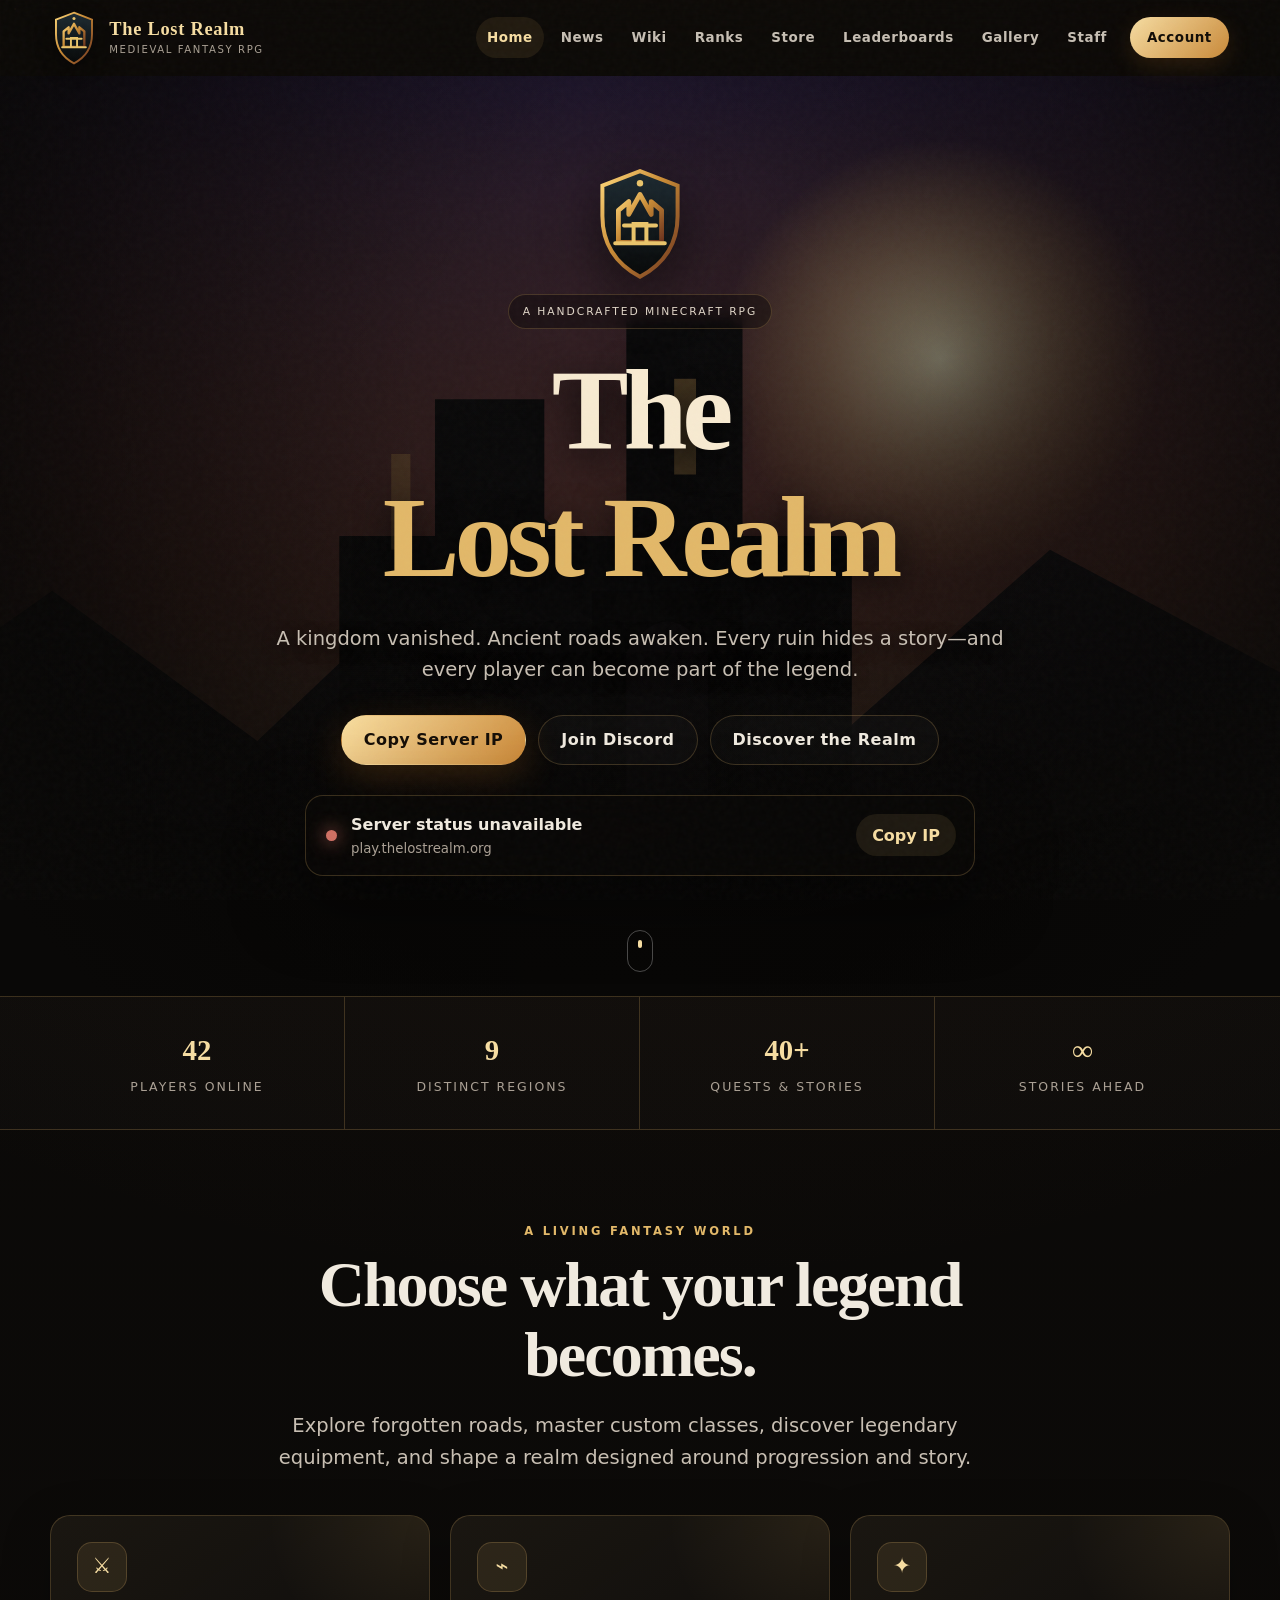
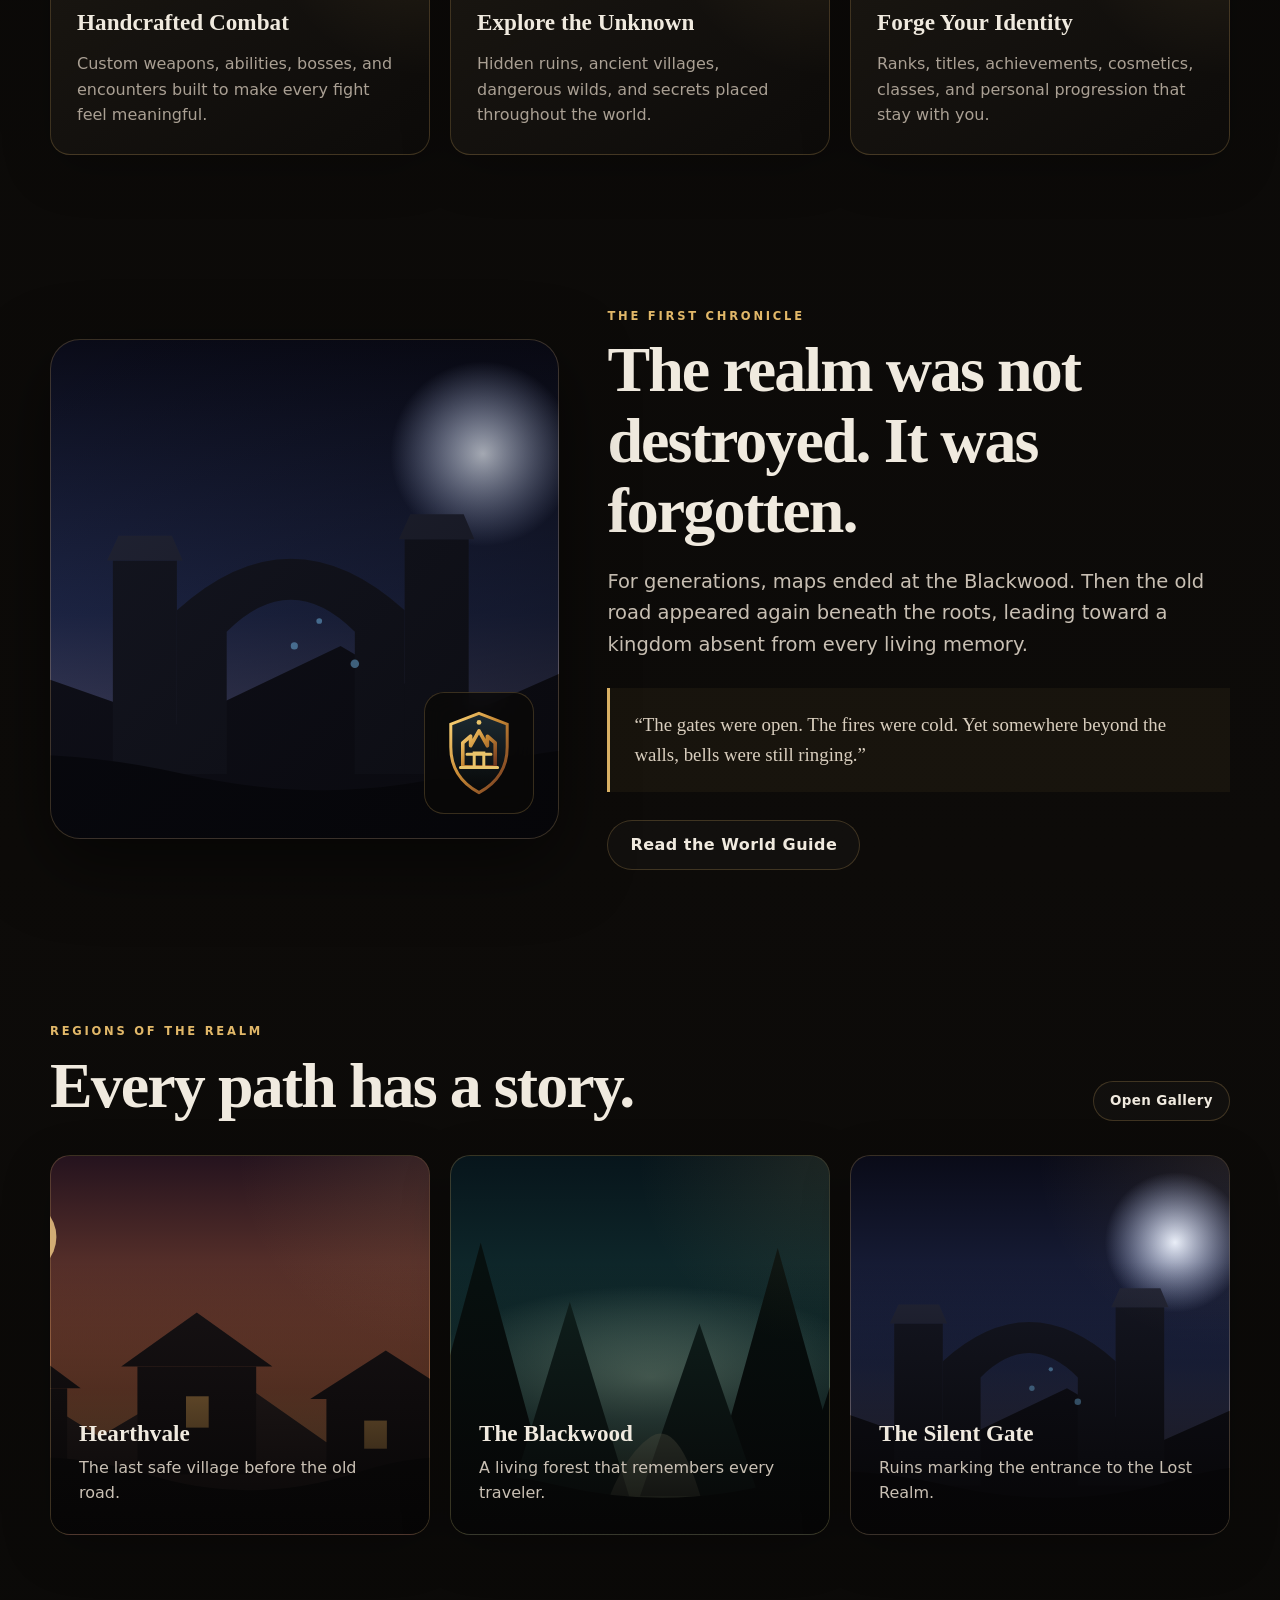
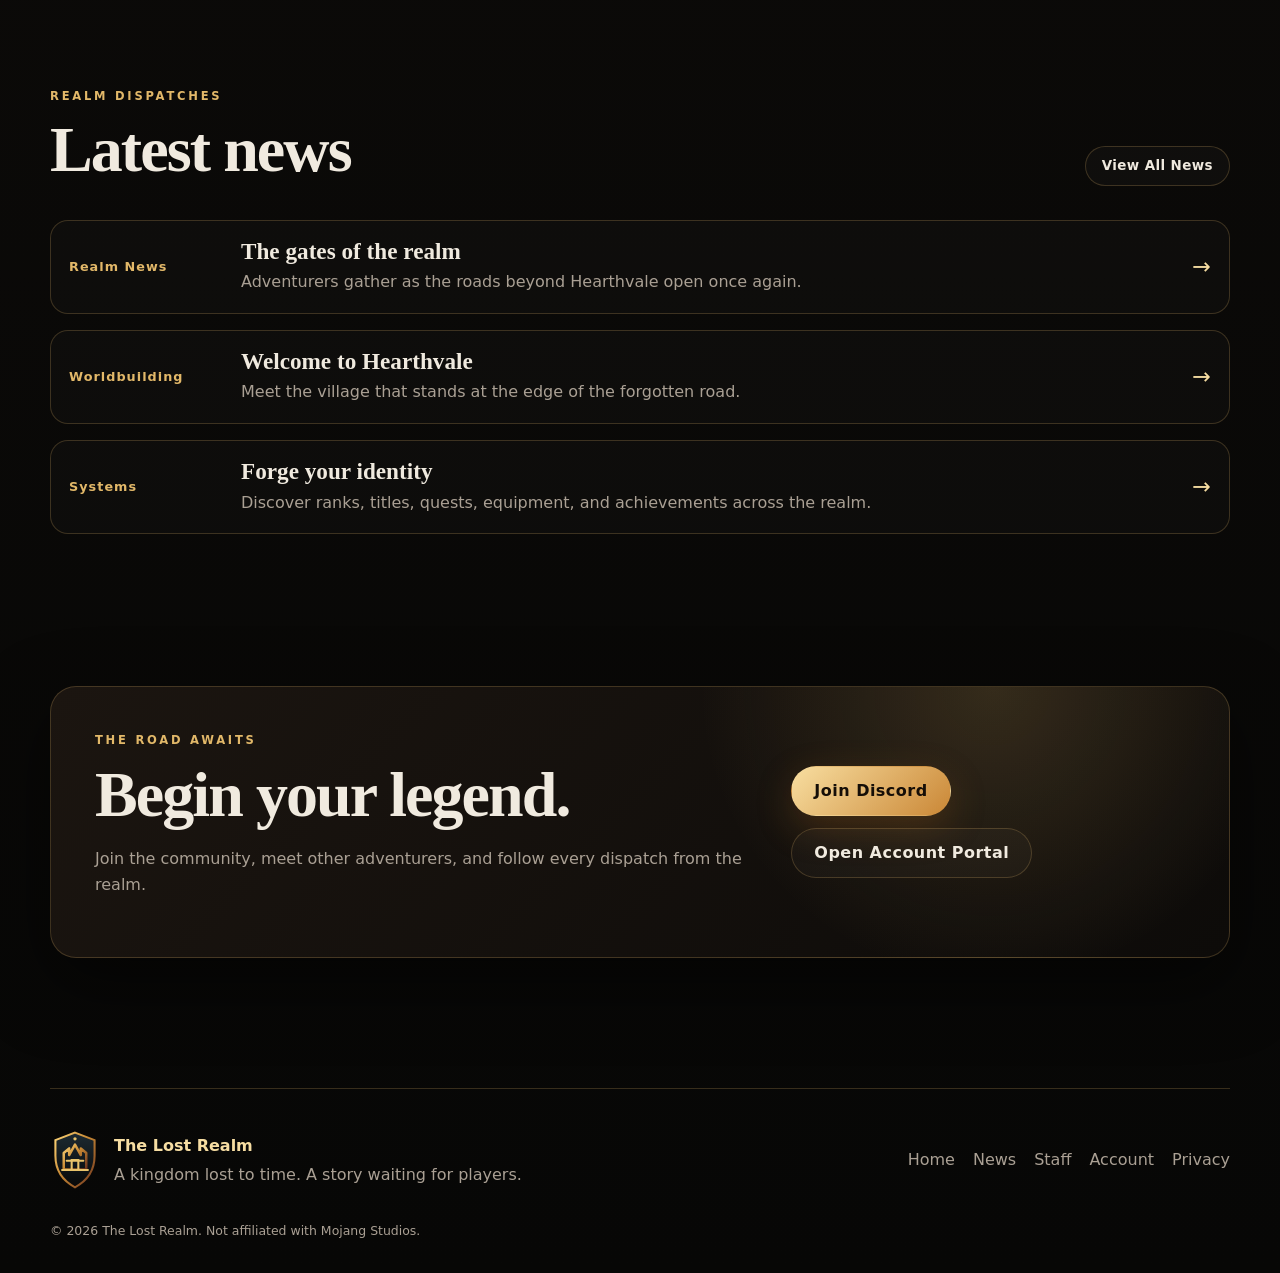
<file: frontend/index.html>
<!doctype html>
<html lang="en">
<head>
  <meta charset="utf-8">
  <meta name="viewport" content="width=device-width, initial-scale=1">
  <meta name="theme-color" content="#0d0a09">
  <meta name="description" content="The Lost Realm — a handcrafted medieval fantasy Minecraft RPG.">
  <title>Home | The Lost Realm</title>
  <link rel="icon" href="assets/img/favicon.svg" type="image/svg+xml">
  <link rel="stylesheet" href="assets/css/main.css">

</head>
<body class="home-page">
  <canvas id="ember-canvas" aria-hidden="true"></canvas>
  <div class="site-noise" aria-hidden="true"></div>

  <header class="site-header" id="site-header">
    <a class="brand" href="index.html" aria-label="The Lost Realm home">
      <img src="assets/img/crest.svg" alt="">
      <span>
        <strong>The Lost Realm</strong>
        <small>Medieval Fantasy RPG</small>
      </span>
    </a>

    <button class="nav-toggle" id="nav-toggle" aria-expanded="false" aria-controls="main-nav">
      <span></span><span></span><span></span>
      <span class="sr-only">Toggle navigation</span>
    </button>

    <nav class="main-nav" id="main-nav">
      <a class="active" href="index.html">Home</a><a href="news.html">News</a><a href="wiki.html">Wiki</a><a href="ranks.html">Ranks</a><a href="store.html">Store</a><a href="leaderboards.html">Leaderboards</a><a href="gallery.html">Gallery</a><a href="staff.html">Staff</a>
      <a class="account-link" href="account.html">Account</a>
    </nav>
  </header>

  <main>

<section class="hero" data-managed-image="home_hero">
  <div class="hero-content">
    <img class="hero-crest" src="assets/img/crest.svg" alt="">
    <span class="hero-kicker">A Handcrafted Minecraft RPG</span>
    <h1>The <span>Lost Realm</span></h1>
    <p class="lead">A kingdom vanished. Ancient roads awaken. Every ruin hides a story—and every player can become part of the legend.</p>

    <div class="inline-actions hero-actions">
      <button class="button" data-copy-ip>Copy Server IP</button>
      <a class="button-ghost" data-discord href="#">Join Discord</a>
      <a class="button-ghost" href="#discover">Discover the Realm</a>
    </div>

    <div class="realm-status">
      <div class="status-main">
        <span class="status-orb" data-status-orb></span>
        <div class="status-copy">
          <strong data-server-status>Checking the realm...</strong>
          <small data-server-ip>play.thelostrealm.org</small>
        </div>
      </div>
      <button class="copy-ip" data-copy-ip>Copy IP</button>
    </div>
  </div>
  <a class="scroll-mark" href="#discover" aria-label="Scroll to discover"></a>
</section>

<section class="stat-strip">
  <div class="container stats">
    <div class="stat"><strong data-online-count>42</strong><span>Players Online</span></div>
    <div class="stat"><strong>9</strong><span>Distinct Regions</span></div>
    <div class="stat"><strong>40+</strong><span>Quests & Stories</span></div>
    <div class="stat"><strong>∞</strong><span>Stories Ahead</span></div>
  </div>
</section>

<section class="section" id="discover">
  <div class="container">
    <div class="section-head center reveal">
      <p class="eyebrow">A living fantasy world</p>
      <h2>Choose what your legend becomes.</h2>
      <p class="lead">Explore forgotten roads, master custom classes, discover legendary equipment, and shape a realm designed around progression and story.</p>
    </div>

    <div class="grid-3">
      <article class="card reveal">
        <div class="card-icon">⚔</div>
        <h3>Handcrafted Combat</h3>
        <p>Custom weapons, abilities, bosses, and encounters built to make every fight feel meaningful.</p>
      </article>
      <article class="card reveal">
        <div class="card-icon">⌁</div>
        <h3>Explore the Unknown</h3>
        <p>Hidden ruins, ancient villages, dangerous wilds, and secrets placed throughout the world.</p>
      </article>
      <article class="card reveal">
        <div class="card-icon">✦</div>
        <h3>Forge Your Identity</h3>
        <p>Ranks, titles, achievements, cosmetics, classes, and personal progression that stay with you.</p>
      </article>
    </div>
  </div>
</section>

<section class="section compact">
  <div class="container lore-block">
    <div class="lore-art reveal" data-managed-image="home_lore">
      <img class="lore-seal" src="assets/img/crest.svg" alt="">
    </div>
    <div class="lore-copy reveal">
      <p class="eyebrow">The first chronicle</p>
      <h2>The realm was not destroyed. It was forgotten.</h2>
      <p class="lead">For generations, maps ended at the Blackwood. Then the old road appeared again beneath the roots, leading toward a kingdom absent from every living memory.</p>
      <blockquote>“The gates were open. The fires were cold. Yet somewhere beyond the walls, bells were still ringing.”</blockquote>
      <a class="button-ghost" href="wiki.html">Read the World Guide</a>
    </div>
  </div>
</section>

<section class="section">
  <div class="container">
    <div class="section-head reveal">
      <div>
        <p class="eyebrow">Regions of the realm</p>
        <h2>Every path has a story.</h2>
      </div>
      <a class="button-ghost button-small" href="gallery.html">Open Gallery</a>
    </div>

    <div class="grid-3">
      <article class="card scene-card reveal" data-managed-image="region_hearthvale" style="background-image:url('assets/img/scene-village.svg')">
        <div><h3>Hearthvale</h3><p>The last safe village before the old road.</p></div>
      </article>
      <article class="card scene-card reveal" data-managed-image="region_blackwood" style="background-image:url('assets/img/scene-forest.svg')">
        <div><h3>The Blackwood</h3><p>A living forest that remembers every traveler.</p></div>
      </article>
      <article class="card scene-card reveal" data-managed-image="region_silent_gate" style="background-image:url('assets/img/scene-ruins.svg')">
        <div><h3>The Silent Gate</h3><p>Ruins marking the entrance to the Lost Realm.</p></div>
      </article>
    </div>
  </div>
</section>

<section class="section compact">
  <div class="container">
    <div class="section-head reveal">
      <div>
        <p class="eyebrow">Realm dispatches</p>
        <h2>Latest news</h2>
      </div>
      <a class="button-ghost button-small" href="news.html">View All News</a>
    </div>

    <div class="news-list">
      <a class="news-row reveal" href="news.html">
        <time>Realm News</time>
        <div><h3>The gates of the realm</h3><p>Adventurers gather as the roads beyond Hearthvale open once again.</p></div>
        <span class="arrow">→</span>
      </a>
      <a class="news-row reveal" href="news.html">
        <time>Worldbuilding</time>
        <div><h3>Welcome to Hearthvale</h3><p>Meet the village that stands at the edge of the forgotten road.</p></div>
        <span class="arrow">→</span>
      </a>
      <a class="news-row reveal" href="news.html">
        <time>Systems</time>
        <div><h3>Forge your identity</h3><p>Discover ranks, titles, quests, equipment, and achievements across the realm.</p></div>
        <span class="arrow">→</span>
      </a>
    </div>
  </div>
</section>

<section class="section">
  <div class="container cta-band reveal">
    <div>
      <p class="eyebrow">The road awaits</p>
      <h2>Begin your legend.</h2>
      <p class="muted">Join the community, meet other adventurers, and follow every dispatch from the realm.</p>
    </div>
    <div class="inline-actions">
      <a class="button" data-discord href="#">Join Discord</a>
      <a class="button-ghost" href="account.html">Open Account Portal</a>
    </div>
  </div>
</section>

  </main>

  <footer class="site-footer">
    <div>
      <img src="assets/img/crest.svg" alt="">
      <div>
        <strong>The Lost Realm</strong>
        <p>A kingdom lost to time. A story waiting for players.</p>
      </div>
    </div>
    <nav aria-label="Footer">
      <a href="index.html">Home</a>
      <a href="news.html">News</a>
      <a href="staff.html">Staff</a>
      <a href="account.html">Account</a>
    </nav>
    <p class="copyright">© <span id="year"></span> The Lost Realm. Not affiliated with Mojang Studios.</p>
  </footer>

  <div class="toast" id="toast" role="status" aria-live="polite"></div>

  <script src="assets/js/config.js"></script>
  <script src="assets/js/app.js"></script>

</body>
</html>
</file>
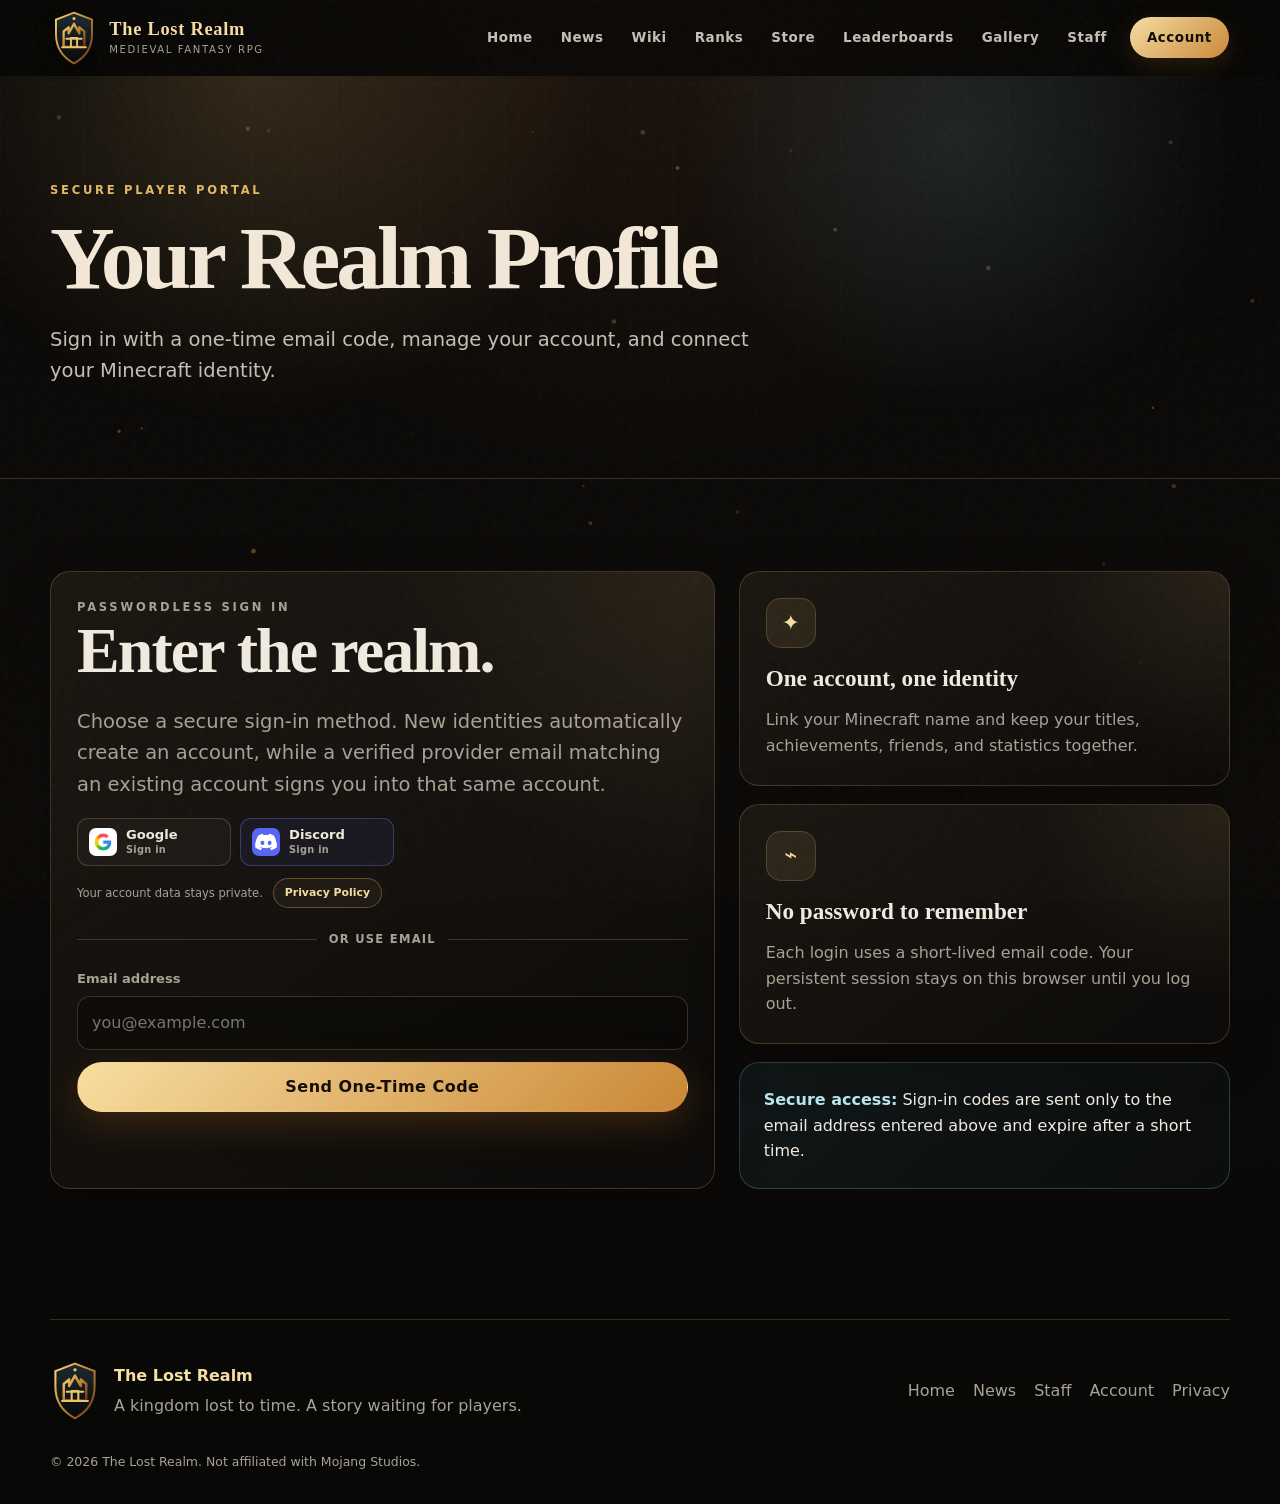
<file: frontend/account.html>
<!doctype html>
<html lang="en">
<head>
  <meta charset="utf-8">
  <meta name="viewport" content="width=device-width, initial-scale=1">
  <meta name="theme-color" content="#0d0a09">
  <meta name="description" content="The Lost Realm player account portal.">
  <title>Account | The Lost Realm</title>
  <link rel="icon" href="assets/img/favicon.svg" type="image/svg+xml">
  <link rel="stylesheet" href="assets/css/main.css">
</head>
<body class="account-page">
  <canvas id="ember-canvas" aria-hidden="true"></canvas>
  <div class="site-noise" aria-hidden="true"></div>

  <header class="site-header" id="site-header">
    <a class="brand" href="index.html" aria-label="The Lost Realm home">
      <img src="assets/img/crest.svg" alt="">
      <span>
        <strong>The Lost Realm</strong>
        <small>Medieval Fantasy RPG</small>
      </span>
    </a>

    <button class="nav-toggle" id="nav-toggle" aria-expanded="false" aria-controls="main-nav">
      <span></span><span></span><span></span>
      <span class="sr-only">Toggle navigation</span>
    </button>

    <nav class="main-nav" id="main-nav">
      <a href="index.html">Home</a><a href="news.html">News</a><a href="wiki.html">Wiki</a><a href="ranks.html">Ranks</a><a href="store.html">Store</a><a href="leaderboards.html">Leaderboards</a><a href="gallery.html">Gallery</a><a href="staff.html">Staff</a>
      <a class="account-link" href="account.html">Account</a>
    </nav>
  </header>

  <main>
    <section class="page-hero account-hero">
      <div class="container reveal">
        <p class="eyebrow">Secure player portal</p>
        <h1>Your Realm Profile</h1>
        <p class="lead">Sign in with a one-time email code, manage your account, and connect your Minecraft identity.</p>
      </div>
    </section>

    <section class="section" id="account-loading-view">
      <div class="narrow">
        <article class="card account-loading-card">
          <span class="account-spinner" aria-hidden="true"></span>
          <div><h3>Opening the portal...</h3><p class="muted">Checking your current session.</p></div>
        </article>
      </div>
    </section>

    <section class="section hidden" id="logged-out-view">
      <div class="container auth-layout">
        <article class="card auth-card reveal">
          <p class="eyebrow">Passwordless sign in</p>
          <h2>Enter the realm.</h2>
          <p class="lead auth-lead">Choose a secure sign-in method. New identities automatically create an account, while a verified provider email matching an existing account signs you into that same account.</p>

          <div class="oauth-signin" aria-label="Social sign in options">
            <button class="oauth-button oauth-google" id="google-signin-button" type="button" aria-label="Continue with Google">
              <span class="oauth-icon-wrap oauth-icon-google" aria-hidden="true"><img class="oauth-icon" src="assets/img/google-signin.jpg" alt=""></span>
              <span class="oauth-copy"><strong>Google</strong><small>Sign in</small></span>
            </button>
            <button class="oauth-button oauth-discord" id="discord-signin-button" type="button" aria-label="Continue with Discord">
              <span class="oauth-icon-wrap oauth-icon-discord" aria-hidden="true"><img class="oauth-icon" src="assets/img/discord-signin.png" alt=""></span>
              <span class="oauth-copy"><strong>Discord</strong><small>Sign in</small></span>
            </button>
          </div>

          <div class="auth-privacy-row">
            <span>Your account data stays private.</span>
            <a class="auth-privacy-button" href="/privacy">Privacy Policy</a>
          </div>

          <div class="auth-divider" aria-hidden="true"><span>or use email</span></div>

          <form class="portal-form" id="request-code-form" novalidate>
            <div class="field">
              <label for="email">Email address</label>
              <input id="email" name="email" type="email" autocomplete="email" placeholder="you@example.com" required maxlength="254">
            </div>
            <button class="button" id="send-code-button" type="submit">Send One-Time Code</button>
          </form>

          <form class="portal-form hidden" id="verify-code-form" novalidate>
            <div class="verification-heading">
              <div>
                <p class="eyebrow">Code sent</p>
                <h3>Check your inbox</h3>
              </div>
              <button class="text-button" id="change-email-button" type="button">Change email</button>
            </div>
            <p class="muted">Enter the code sent to <strong id="code-email-label"></strong>. It expires in ten minutes.</p>
            <div class="field">
              <label for="code">Verification code</label>
              <input id="code" name="code" class="code-input" type="text" inputmode="numeric" autocomplete="one-time-code" placeholder="000000" minlength="6" maxlength="6" required>
            </div>
            <div class="inline-actions">
              <button class="button" id="verify-code-button" type="submit">Sign In</button>
              <button class="button-ghost" id="resend-code-button" type="button">Send Another Code</button>
            </div>
          </form>

          <p class="form-result" id="auth-result" role="status" aria-live="polite"></p>
        </article>

        <aside class="auth-side reveal">
          <article class="card">
            <div class="card-icon">✦</div>
            <h3>One account, one identity</h3>
            <p>Link your Minecraft name and keep your titles, achievements, friends, and statistics together.</p>
          </article>
          <article class="card">
            <div class="card-icon">⌁</div>
            <h3>No password to remember</h3>
            <p>Each login uses a short-lived email code. Your persistent session stays on this browser until you log out.</p>
          </article>
          <article class="callout">
            <strong>Secure access:</strong> Sign-in codes are sent only to the email address entered above and expire after a short time.
          </article>
        </aside>
      </div>
    </section>

    <section class="section hidden" id="logged-in-view">
      <div class="container account-shell">
        <aside class="card profile-card reveal">
          <img class="profile-avatar profile-avatar-image hidden" id="profile-head" alt="Minecraft avatar">
          <div class="profile-avatar" id="profile-placeholder">?</div>
          <h3 id="profile-name">Realm Traveler</h3>
          <span class="role" id="profile-title">Traveler</span>
          <div class="profile-badges" id="profile-badges"></div>
          <p class="muted" id="profile-email"></p>
          <button class="button-ghost button-small" id="logout-button" type="button">Log Out</button>
        </aside>

        <div>
          <div class="dashboard-grid">
            <div class="metric reveal"><strong id="metric-playtime">0h</strong><span>Playtime</span></div>
            <div class="metric reveal"><strong id="metric-quests">0</strong><span>Quests</span></div>
            <div class="metric reveal"><strong id="metric-achievements">0</strong><span>Achievements</span></div>
            <div class="metric reveal"><strong id="metric-friends">0</strong><span>Friends</span></div>
          </div>

          <article class="card reveal account-panel" id="minecraft-panel">
            <div class="panel-heading">
              <div><p class="eyebrow">Minecraft identity</p><h3 id="minecraft-heading">Link your Minecraft account</h3></div>
              <span class="account-state-pill" id="minecraft-state">Not linked</span>
            </div>
            <div id="minecraft-unlinked-content">
              <p class="muted">Run <strong>/link</strong> in-game to receive a code, then enter it below to connect your Minecraft identity.</p>
              <form class="portal-form compact-form" id="link-minecraft-form">
                <div class="field">
                  <label for="link-code">Minecraft link code</label>
                  <input id="link-code" type="text" inputmode="numeric" autocomplete="off" placeholder="123456" minlength="6" maxlength="6" required>
                </div>
                <button class="button" id="link-minecraft-button" type="submit">Link Account</button>
              </form>
            </div>
            <div class="hidden linked-minecraft" id="minecraft-linked-content">
              <img id="linked-minecraft-head" alt="Linked Minecraft avatar">
              <div><strong id="linked-minecraft-name"></strong><p class="muted">Connected to this website account.</p></div>
              <button class="button-ghost button-small" id="open-unlink-minecraft-button" type="button">Unlink</button>
            </div>
            <p class="form-result" id="link-result" role="status" aria-live="polite"></p>
          </article>

          <article class="card reveal account-panel">
            <div class="panel-heading">
              <div><p class="eyebrow">Account information</p><h3>Your portal details</h3></div>
            </div>
            <dl class="account-details">
              <div>
                <dt>Email</dt>
                <dd id="details-email">—</dd>
                <button class="text-button account-detail-action" id="open-email-change-button" type="button">Change email</button>
              </div>
              <div><dt>Account created</dt><dd id="details-created">—</dd></div>
              <div><dt>Last sign in</dt><dd id="details-login">—</dd></div>
              <div><dt>Account ID</dt><dd id="details-id">—</dd></div>
              <div><dt>Sign-in methods</dt><dd id="details-auth-methods">Email code</dd></div>
            </dl>
          </article>

          <article class="card reveal account-panel privacy-panel">
            <div class="panel-heading">
              <div><p class="eyebrow">Privacy & control</p><h3>Manage your information</h3></div>
            </div>
            <p class="muted">Request a copy of the information stored for your account, or permanently delete the account.</p>
            <div class="inline-actions">
              <button class="button-ghost" id="request-data-button" type="button">Request My Data</button>
              <a class="button-ghost" href="/privacy">Read Privacy Policy</a>
              <button class="danger-button" id="delete-account-button" type="button">Delete Account</button>
            </div>
            <p class="form-result" id="privacy-result" role="status" aria-live="polite"></p>
          </article>

          <section class="hidden admin-console" id="admin-console">
            <div class="section-head admin-section-head">
              <div><p class="eyebrow">Website administration</p><h2>Realm Control Panel</h2></div>
              <span class="account-state-pill">Administrator</span>
            </div>

            <div class="dashboard-grid admin-summary-grid">
              <div class="metric"><strong id="admin-total-accounts">0</strong><span>Accounts</span></div>
              <div class="metric"><strong id="admin-linked-accounts">0</strong><span>Linked Players</span></div>
            </div>

            <article class="card account-panel admin-panel">
              <div class="panel-heading">
                <div><p class="eyebrow">Team management</p><h3>Add or edit staff members</h3></div>
              </div>
              <form class="portal-form admin-form" id="admin-staff-form">
                <input id="staff-id" type="hidden">
                <div class="admin-form-grid">
                  <div class="field"><label for="staff-name">Name</label><input id="staff-name" maxlength="64" required></div>
                  <div class="field"><label for="staff-role">Role</label><input id="staff-role" maxlength="64" required></div>
                  <div class="field admin-span-2"><label for="staff-description">Description</label><textarea id="staff-description" rows="3" maxlength="500"></textarea></div>
                  <div class="field"><label for="staff-youtube">YouTube URL</label><input id="staff-youtube" type="url" placeholder="https://www.youtube.com/@..."></div>
                  <div class="field"><label for="staff-order">Display order</label><input id="staff-order" type="number" value="100"></div>
                  <div class="field admin-span-2"><label for="staff-icon">Profile icon</label><input id="staff-icon" type="file" accept="image/png,image/jpeg,image/webp"><small class="field-help">Leave empty while editing to keep the current icon.</small></div>
                  <label class="check-field admin-span-2"><input id="staff-visible" type="checkbox" checked> Show this member on the Staff page</label>
                </div>
                <div class="inline-actions">
                  <button class="button" type="submit" id="save-staff-button">Save Staff Member</button>
                  <button class="button-ghost hidden" type="button" id="cancel-staff-edit">Cancel Edit</button>
                </div>
                <p class="form-result" id="staff-admin-result" role="status" aria-live="polite"></p>
              </form>
              <div class="admin-list" id="admin-staff-list"></div>
            </article>

            <article class="card account-panel admin-panel">
              <div class="panel-heading">
                <div><p class="eyebrow">Website images</p><h3>Replace placeholder artwork</h3></div>
              </div>
              <p class="muted">Upload the final server screenshots whenever they are ready. Resetting a slot restores the built-in artwork.</p>
              <div class="media-manager" id="admin-image-list"></div>
              <p class="form-result" id="image-admin-result" role="status" aria-live="polite"></p>
            </article>
          </section>
        </div>
      </div>
    </section>
  

    <div class="portal-modal hidden" id="email-change-modal" role="dialog" aria-modal="true" aria-labelledby="email-change-title">
      <div class="portal-modal-backdrop" data-close-email-change></div>
      <article class="card portal-modal-card">
        <button class="portal-modal-close" id="close-email-change-button" type="button" aria-label="Close">×</button>

        <section id="email-change-step-request">
          <p class="eyebrow">Account security</p>
          <h2 id="email-change-title">Change your email</h2>
          <p class="muted">Enter the new email address you want to use for this Lost Realm account. We will send a six-digit verification code to the new address.</p>
          <form class="portal-form" id="email-change-request-form">
            <div class="field">
              <label for="new-account-email">New email address</label>
              <input id="new-account-email" type="email" autocomplete="email" placeholder="new@example.com" maxlength="254" required>
            </div>
            <div class="inline-actions">
              <button class="button" type="submit">Send Verification Code</button>
              <button class="button-ghost" type="button" data-close-email-change>Cancel</button>
            </div>
          </form>
          <p class="form-result" id="email-change-request-result" role="status" aria-live="polite"></p>
        </section>

        <section class="hidden" id="email-change-step-verify">
          <p class="eyebrow">Verify new email</p>
          <h2>Check your inbox</h2>
          <p class="muted">Enter the code sent to <strong id="email-change-code-target"></strong>.</p>
          <form class="portal-form" id="email-change-verify-form">
            <div class="field">
              <label for="email-change-code">Verification code</label>
              <input id="email-change-code" class="code-input" type="text" inputmode="numeric" autocomplete="one-time-code" placeholder="000000" minlength="6" maxlength="6" required>
            </div>
            <div class="inline-actions">
              <button class="button" type="submit">Verify Email</button>
              <button class="button-ghost" id="email-change-back-button" type="button">Back</button>
            </div>
          </form>
          <p class="form-result" id="email-change-verify-result" role="status" aria-live="polite"></p>
        </section>

        <section class="hidden" id="email-change-step-confirm">
          <p class="eyebrow">Final confirmation</p>
          <h2>Confirm email change</h2>
          <p class="muted">Your new address has been verified. Confirm the change below.</p>
          <div class="email-change-summary">
            <div><span>Current email</span><strong id="email-change-old-email">—</strong></div>
            <div class="email-change-arrow" aria-hidden="true">→</div>
            <div><span>New email</span><strong id="email-change-new-email">—</strong></div>
          </div>
          <div class="callout email-change-warning">
            After confirmation, the new email becomes the sign-in email for this account. A security notice will also be sent to the previous address.
          </div>
          <div class="inline-actions">
            <button class="button" id="confirm-email-change-button" type="button">Confirm Email Change</button>
            <button class="button-ghost" type="button" data-close-email-change>Cancel</button>
          </div>
          <p class="form-result" id="email-change-confirm-result" role="status" aria-live="polite"></p>
        </section>
      </article>
    </div>

    <div class="portal-modal hidden" id="minecraft-unlink-modal" role="dialog" aria-modal="true" aria-labelledby="minecraft-unlink-title">
      <div class="portal-modal-backdrop" data-close-minecraft-unlink></div>
      <article class="card portal-modal-card">
        <button class="portal-modal-close" id="close-minecraft-unlink-button" type="button" aria-label="Close">×</button>
        <p class="eyebrow">Minecraft identity</p>
        <h2 id="minecraft-unlink-title">Unlink Minecraft account?</h2>
        <p class="muted">This will disconnect the Minecraft identity from this Lost Realm website account. It will not delete the Minecraft account or your in-game player data.</p>

        <div class="email-change-summary">
          <div>
            <span>Currently linked</span>
            <strong id="unlink-minecraft-name">—</strong>
          </div>
          <div class="email-change-arrow" aria-hidden="true">×</div>
          <div>
            <span>Website account</span>
            <strong id="unlink-website-email">—</strong>
          </div>
        </div>

        <p class="muted" id="unlink-minecraft-uuid">UUID: —</p>
        <div class="callout email-change-warning">
          After unlinking, Minecraft information will disappear from this website profile. You can reconnect later by running <strong>/link</strong> in-game and entering a new code.
        </div>
        <div class="inline-actions">
          <button class="danger-button" id="confirm-unlink-minecraft-button" type="button">Yes, Unlink Minecraft Account</button>
          <button class="button-ghost" type="button" data-close-minecraft-unlink>Cancel</button>
        </div>
        <p class="form-result" id="minecraft-unlink-result" role="status" aria-live="polite"></p>
      </article>
    </div>

  </main>

  <footer class="site-footer">
    <div>
      <img src="assets/img/crest.svg" alt="">
      <div><strong>The Lost Realm</strong><p>A kingdom lost to time. A story waiting for players.</p></div>
    </div>
    <nav aria-label="Footer"><a href="index.html">Home</a><a href="news.html">News</a><a href="staff.html">Staff</a><a href="account.html">Account</a><a href="/privacy">Privacy</a></nav>
    <p class="copyright">© <span id="year"></span> The Lost Realm. Not affiliated with Mojang Studios.</p>
  </footer>

  <div class="toast" id="toast" role="status" aria-live="polite"></div>

  <script src="assets/js/config.js"></script>
  <script src="assets/js/app.js"></script>
  <script src="assets/js/account.js"></script>
</body>
</html>
</file>
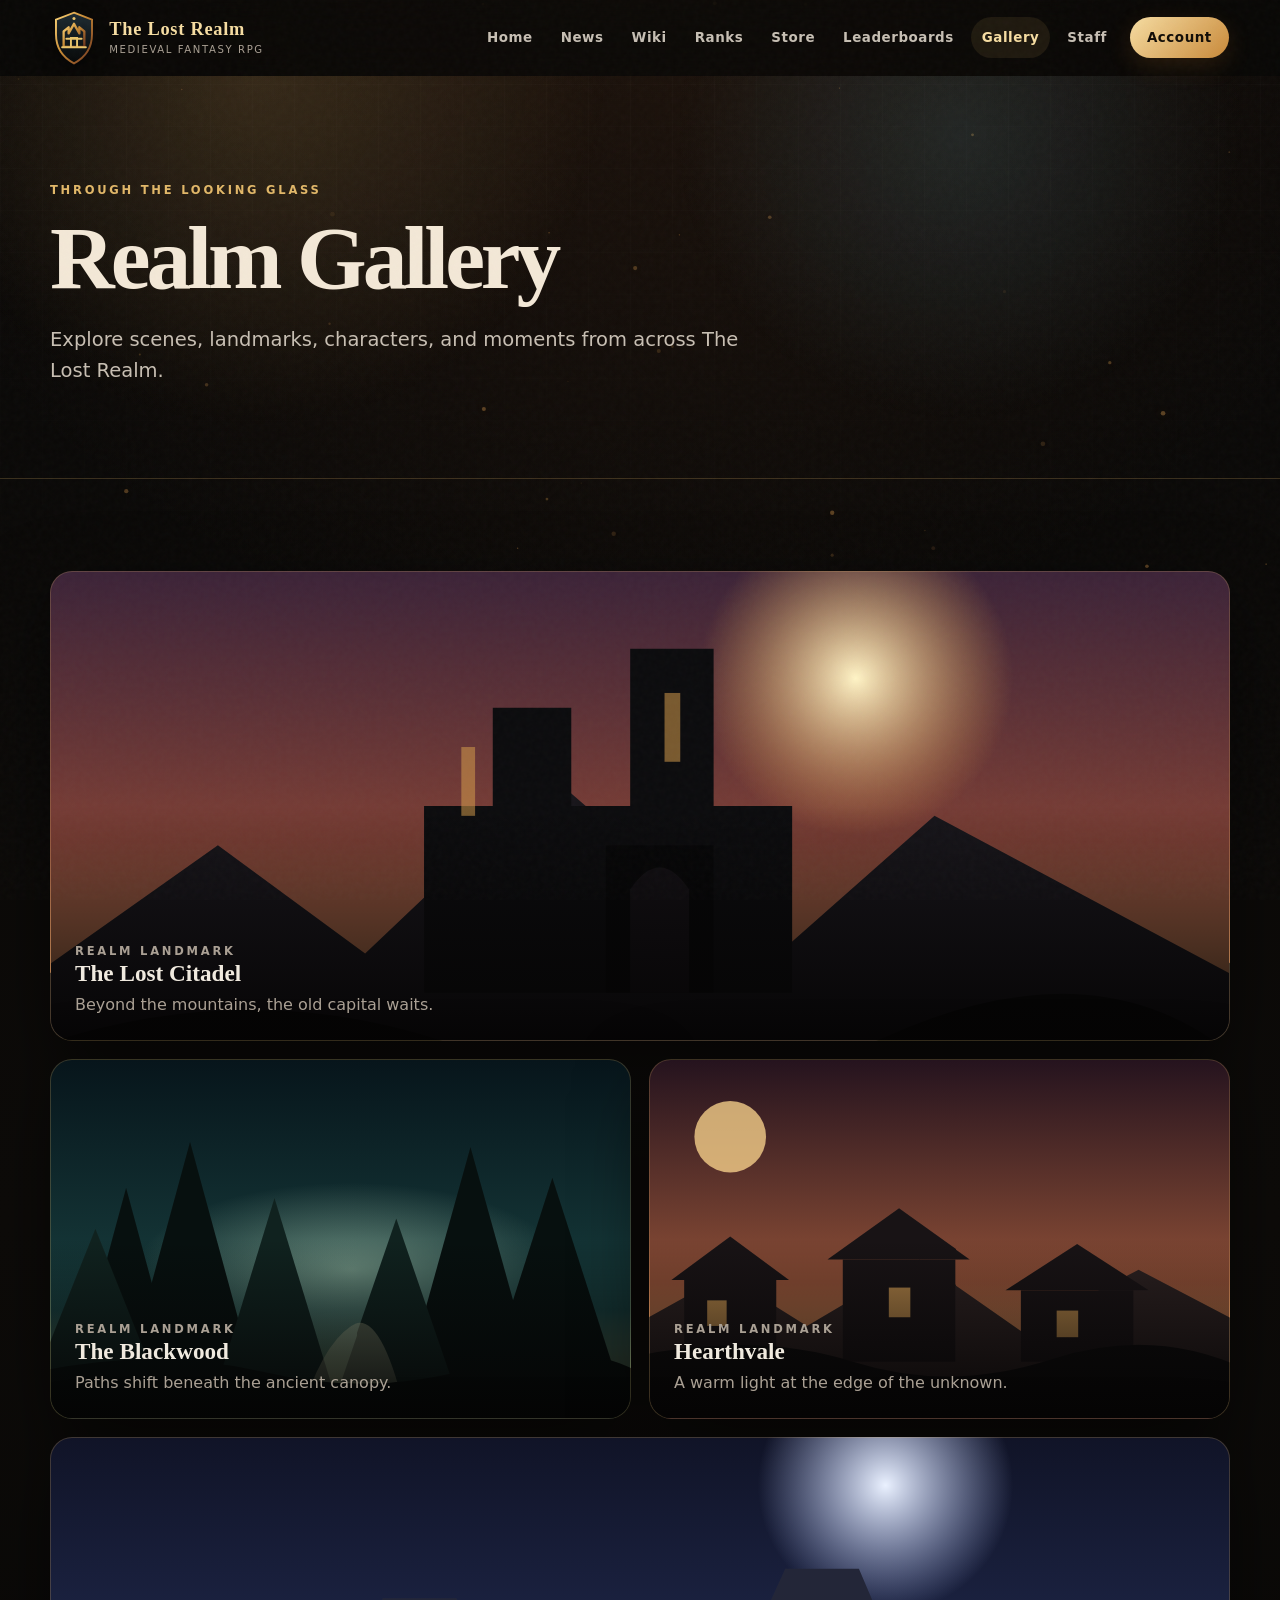
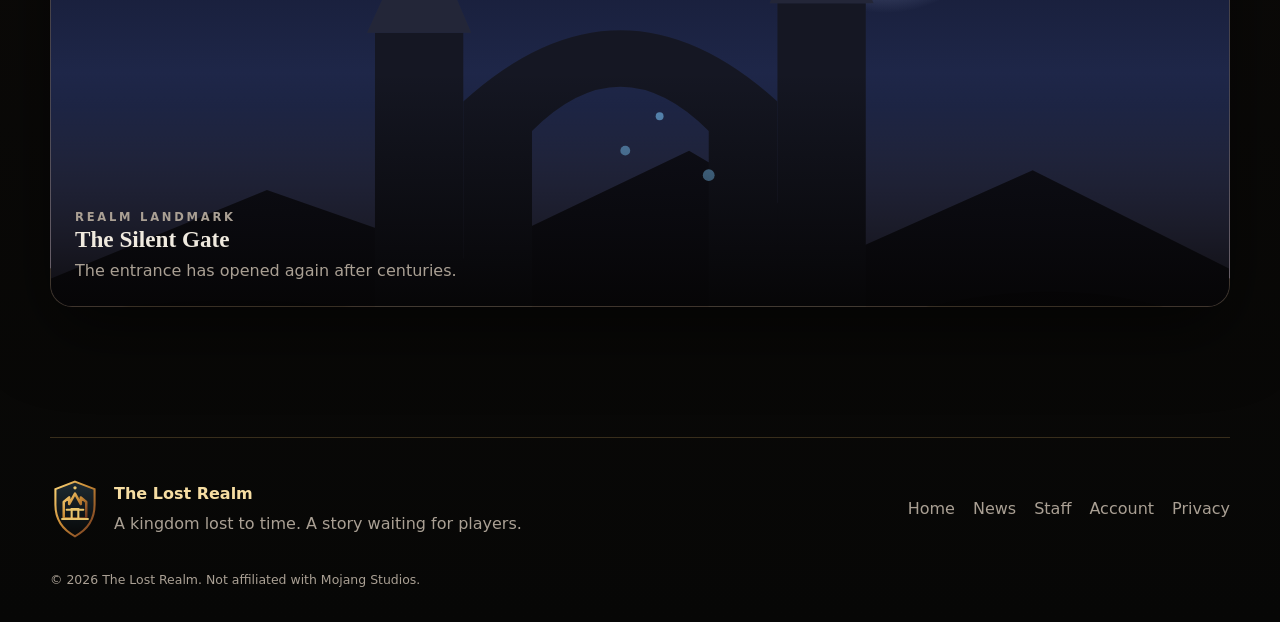
<file: frontend/gallery.html>
<!doctype html>
<html lang="en">
<head>
  <meta charset="utf-8">
  <meta name="viewport" content="width=device-width, initial-scale=1">
  <meta name="theme-color" content="#0d0a09">
  <meta name="description" content="The Lost Realm — a handcrafted medieval fantasy Minecraft RPG.">
  <title>Gallery | The Lost Realm</title>
  <link rel="icon" href="assets/img/favicon.svg" type="image/svg+xml">
  <link rel="stylesheet" href="assets/css/main.css">

</head>
<body class="">
  <canvas id="ember-canvas" aria-hidden="true"></canvas>
  <div class="site-noise" aria-hidden="true"></div>

  <header class="site-header" id="site-header">
    <a class="brand" href="index.html" aria-label="The Lost Realm home">
      <img src="assets/img/crest.svg" alt="">
      <span>
        <strong>The Lost Realm</strong>
        <small>Medieval Fantasy RPG</small>
      </span>
    </a>

    <button class="nav-toggle" id="nav-toggle" aria-expanded="false" aria-controls="main-nav">
      <span></span><span></span><span></span>
      <span class="sr-only">Toggle navigation</span>
    </button>

    <nav class="main-nav" id="main-nav">
      <a href="index.html">Home</a><a href="news.html">News</a><a href="wiki.html">Wiki</a><a href="ranks.html">Ranks</a><a href="store.html">Store</a><a href="leaderboards.html">Leaderboards</a><a class="active" href="gallery.html">Gallery</a><a href="staff.html">Staff</a>
      <a class="account-link" href="account.html">Account</a>
    </nav>
  </header>

  <main>

<section class="page-hero">
  <div class="container reveal">
    <p class="eyebrow">Through the looking glass</p>
    <h1>Realm Gallery</h1>
    <p class="lead">Explore scenes, landmarks, characters, and moments from across The Lost Realm.</p>
  </div>
</section>

<section class="section">
  <div class="container gallery-grid">
    <article class="gallery-item wide reveal" data-managed-image="gallery_citadel" style="background-image:url('assets/img/scene-castle.svg')"><div><p class="eyebrow">Realm Landmark</p><h3>The Lost Citadel</h3><p>Beyond the mountains, the old capital waits.</p></div></article>
    <article class="gallery-item reveal" data-managed-image="gallery_blackwood" style="background-image:url('assets/img/scene-forest.svg')"><div><p class="eyebrow">Realm Landmark</p><h3>The Blackwood</h3><p>Paths shift beneath the ancient canopy.</p></div></article>
    <article class="gallery-item reveal" data-managed-image="gallery_hearthvale" style="background-image:url('assets/img/scene-village.svg')"><div><p class="eyebrow">Realm Landmark</p><h3>Hearthvale</h3><p>A warm light at the edge of the unknown.</p></div></article>
    <article class="gallery-item wide reveal" data-managed-image="gallery_silent_gate" style="background-image:url('assets/img/scene-ruins.svg')"><div><p class="eyebrow">Realm Landmark</p><h3>The Silent Gate</h3><p>The entrance has opened again after centuries.</p></div></article>
  </div>
</section>

  </main>

  <footer class="site-footer">
    <div>
      <img src="assets/img/crest.svg" alt="">
      <div>
        <strong>The Lost Realm</strong>
        <p>A kingdom lost to time. A story waiting for players.</p>
      </div>
    </div>
    <nav aria-label="Footer">
      <a href="index.html">Home</a>
      <a href="news.html">News</a>
      <a href="staff.html">Staff</a>
      <a href="account.html">Account</a>
    </nav>
    <p class="copyright">© <span id="year"></span> The Lost Realm. Not affiliated with Mojang Studios.</p>
  </footer>

  <div class="toast" id="toast" role="status" aria-live="polite"></div>

  <script src="assets/js/config.js"></script>
  <script src="assets/js/app.js"></script>

</body>
</html>
</file>
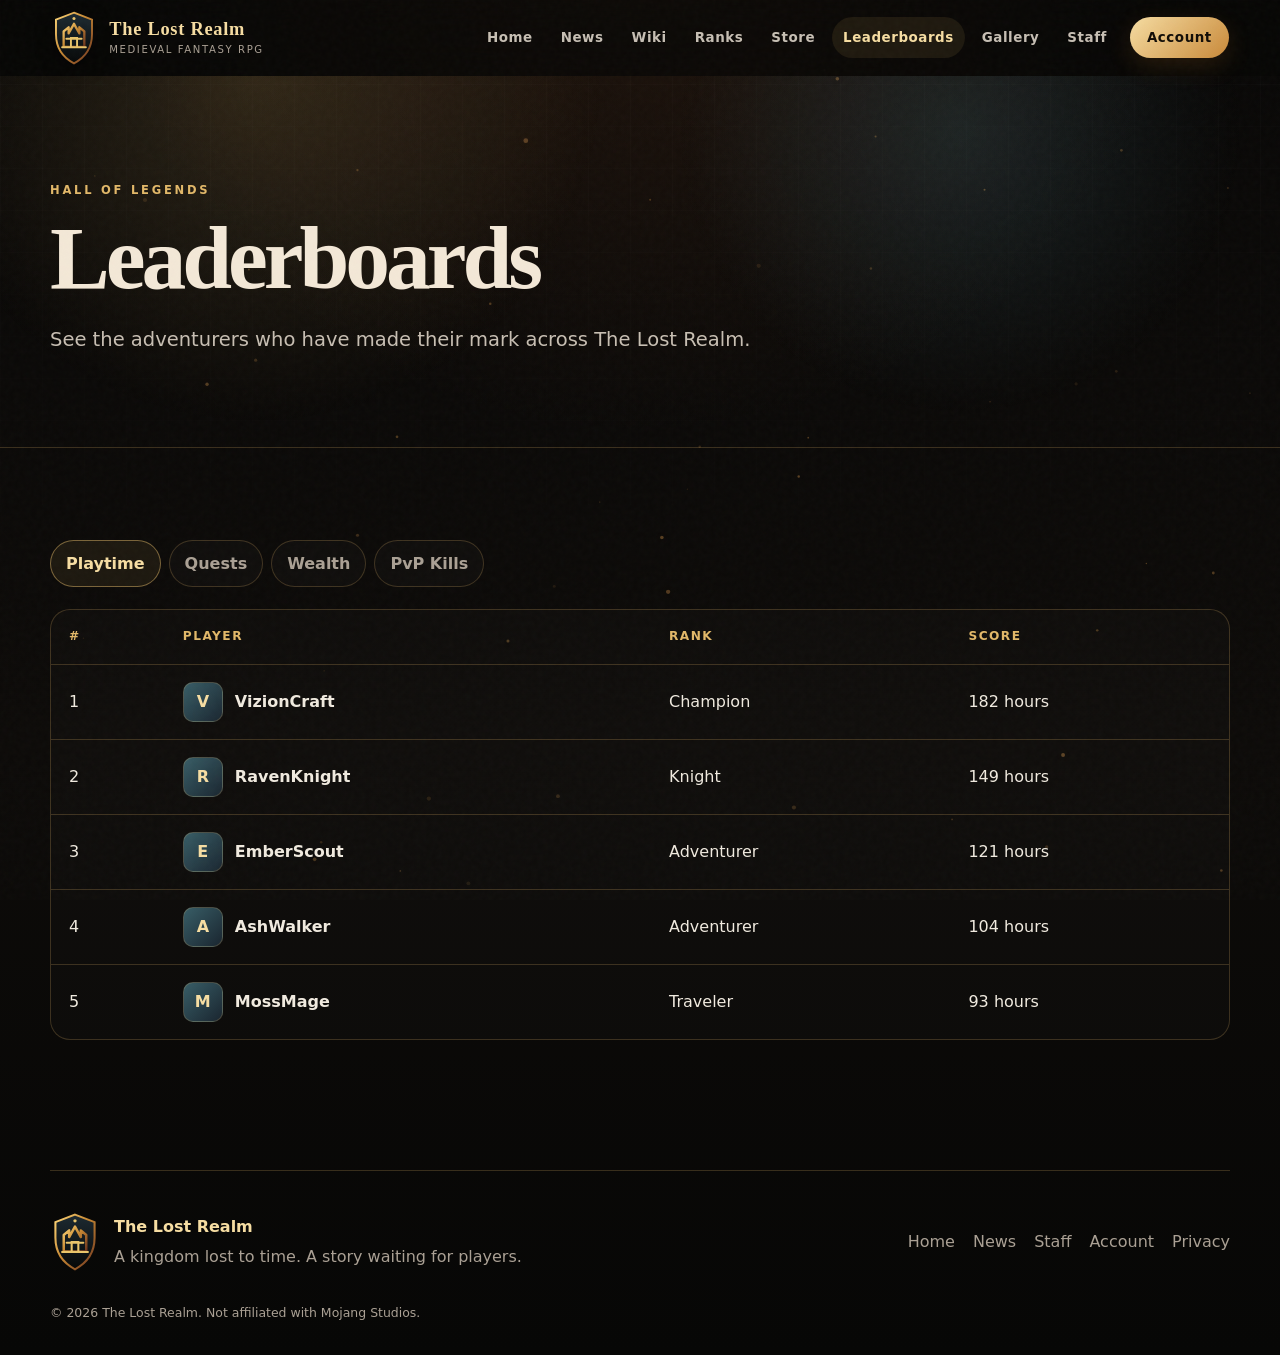
<file: frontend/leaderboards.html>
<!doctype html>
<html lang="en">
<head>
  <meta charset="utf-8">
  <meta name="viewport" content="width=device-width, initial-scale=1">
  <meta name="theme-color" content="#0d0a09">
  <meta name="description" content="The Lost Realm — a handcrafted medieval fantasy Minecraft RPG.">
  <title>Leaderboards | The Lost Realm</title>
  <link rel="icon" href="assets/img/favicon.svg" type="image/svg+xml">
  <link rel="stylesheet" href="assets/css/main.css">

</head>
<body class="">
  <canvas id="ember-canvas" aria-hidden="true"></canvas>
  <div class="site-noise" aria-hidden="true"></div>

  <header class="site-header" id="site-header">
    <a class="brand" href="index.html" aria-label="The Lost Realm home">
      <img src="assets/img/crest.svg" alt="">
      <span>
        <strong>The Lost Realm</strong>
        <small>Medieval Fantasy RPG</small>
      </span>
    </a>

    <button class="nav-toggle" id="nav-toggle" aria-expanded="false" aria-controls="main-nav">
      <span></span><span></span><span></span>
      <span class="sr-only">Toggle navigation</span>
    </button>

    <nav class="main-nav" id="main-nav">
      <a href="index.html">Home</a><a href="news.html">News</a><a href="wiki.html">Wiki</a><a href="ranks.html">Ranks</a><a href="store.html">Store</a><a class="active" href="leaderboards.html">Leaderboards</a><a href="gallery.html">Gallery</a><a href="staff.html">Staff</a>
      <a class="account-link" href="account.html">Account</a>
    </nav>
  </header>

  <main>

<section class="page-hero">
  <div class="container reveal">
    <p class="eyebrow">Hall of legends</p>
    <h1>Leaderboards</h1>
    <p class="lead">See the adventurers who have made their mark across The Lost Realm.</p>
  </div>
</section>

<section class="section">
  <div class="container">
    <div class="tabs reveal">
      <button class="tab active" data-board="playtime">Playtime</button>
      <button class="tab" data-board="quests">Quests</button>
      <button class="tab" data-board="wealth">Wealth</button>
      <button class="tab" data-board="kills">PvP Kills</button>
    </div>
    <div class="table-wrap reveal">
      <table class="realm-table">
        <thead><tr><th>#</th><th>Player</th><th>Rank</th><th>Score</th></tr></thead>
        <tbody>
          <tr data-board-row data-playtime="182 hours" data-quests="94 completed" data-wealth="128,450 coins" data-kills="318 kills"><td>1</td><td><div class="player-cell"><span class="player-avatar">V</span><strong>VizionCraft</strong></div></td><td>Champion</td><td class="board-value">182 hours</td></tr>
          <tr data-board-row data-playtime="149 hours" data-quests="83 completed" data-wealth="117,200 coins" data-kills="274 kills"><td>2</td><td><div class="player-cell"><span class="player-avatar">R</span><strong>RavenKnight</strong></div></td><td>Knight</td><td class="board-value">149 hours</td></tr>
          <tr data-board-row data-playtime="121 hours" data-quests="77 completed" data-wealth="102,700 coins" data-kills="241 kills"><td>3</td><td><div class="player-cell"><span class="player-avatar">E</span><strong>EmberScout</strong></div></td><td>Adventurer</td><td class="board-value">121 hours</td></tr>
          <tr data-board-row data-playtime="104 hours" data-quests="68 completed" data-wealth="91,320 coins" data-kills="203 kills"><td>4</td><td><div class="player-cell"><span class="player-avatar">A</span><strong>AshWalker</strong></div></td><td>Adventurer</td><td class="board-value">104 hours</td></tr>
          <tr data-board-row data-playtime="93 hours" data-quests="61 completed" data-wealth="85,600 coins" data-kills="181 kills"><td>5</td><td><div class="player-cell"><span class="player-avatar">M</span><strong>MossMage</strong></div></td><td>Traveler</td><td class="board-value">93 hours</td></tr>
        </tbody>
      </table>
    </div>
  </div>
</section>

  </main>

  <footer class="site-footer">
    <div>
      <img src="assets/img/crest.svg" alt="">
      <div>
        <strong>The Lost Realm</strong>
        <p>A kingdom lost to time. A story waiting for players.</p>
      </div>
    </div>
    <nav aria-label="Footer">
      <a href="index.html">Home</a>
      <a href="news.html">News</a>
      <a href="staff.html">Staff</a>
      <a href="account.html">Account</a>
    </nav>
    <p class="copyright">© <span id="year"></span> The Lost Realm. Not affiliated with Mojang Studios.</p>
  </footer>

  <div class="toast" id="toast" role="status" aria-live="polite"></div>

  <script src="assets/js/config.js"></script>
  <script src="assets/js/app.js"></script>

</body>
</html>
</file>
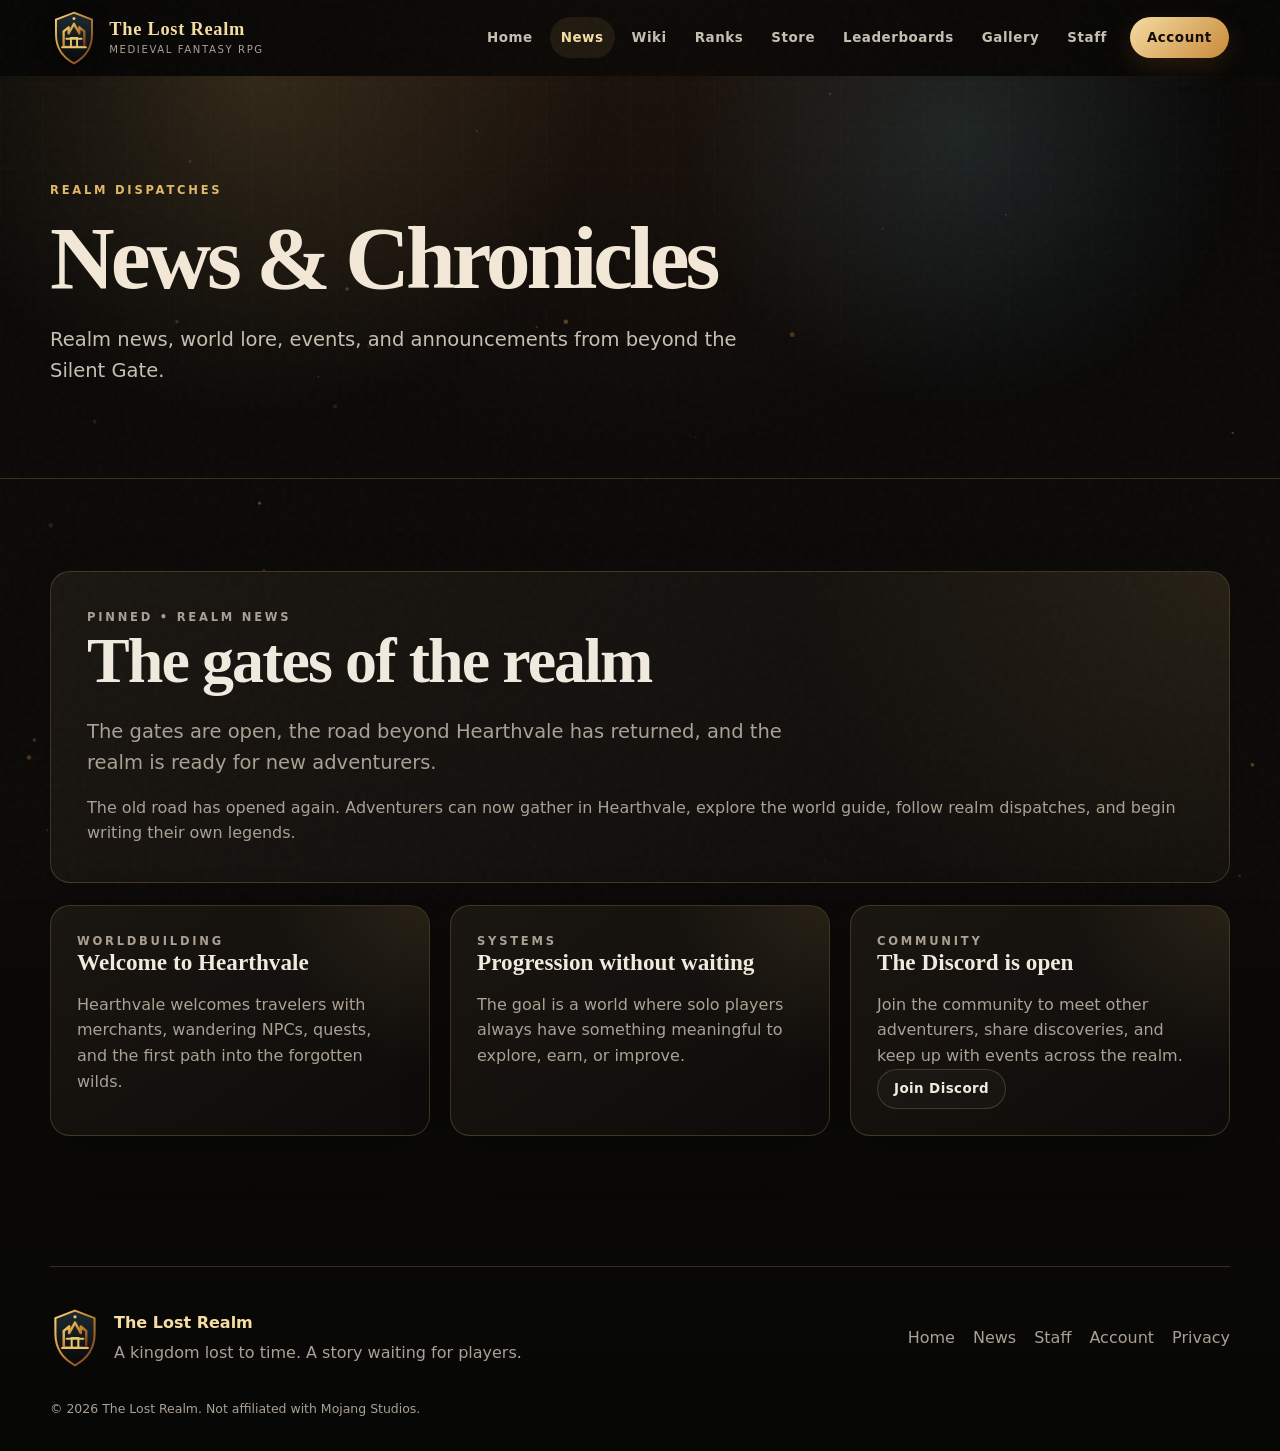
<file: frontend/news.html>
<!doctype html>
<html lang="en">
<head>
  <meta charset="utf-8">
  <meta name="viewport" content="width=device-width, initial-scale=1">
  <meta name="theme-color" content="#0d0a09">
  <meta name="description" content="The Lost Realm — a handcrafted medieval fantasy Minecraft RPG.">
  <title>News | The Lost Realm</title>
  <link rel="icon" href="assets/img/favicon.svg" type="image/svg+xml">
  <link rel="stylesheet" href="assets/css/main.css">

</head>
<body class="">
  <canvas id="ember-canvas" aria-hidden="true"></canvas>
  <div class="site-noise" aria-hidden="true"></div>

  <header class="site-header" id="site-header">
    <a class="brand" href="index.html" aria-label="The Lost Realm home">
      <img src="assets/img/crest.svg" alt="">
      <span>
        <strong>The Lost Realm</strong>
        <small>Medieval Fantasy RPG</small>
      </span>
    </a>

    <button class="nav-toggle" id="nav-toggle" aria-expanded="false" aria-controls="main-nav">
      <span></span><span></span><span></span>
      <span class="sr-only">Toggle navigation</span>
    </button>

    <nav class="main-nav" id="main-nav">
      <a href="index.html">Home</a><a class="active" href="news.html">News</a><a href="wiki.html">Wiki</a><a href="ranks.html">Ranks</a><a href="store.html">Store</a><a href="leaderboards.html">Leaderboards</a><a href="gallery.html">Gallery</a><a href="staff.html">Staff</a>
      <a class="account-link" href="account.html">Account</a>
    </nav>
  </header>

  <main>

<section class="page-hero">
  <div class="container reveal">
    <p class="eyebrow">Realm dispatches</p>
    <h1>News & Chronicles</h1>
    <p class="lead">Realm news, world lore, events, and announcements from beyond the Silent Gate.</p>
  </div>
</section>

<section class="section">
  <div class="container">
    <article class="card reveal" style="padding:36px;margin-bottom:22px">
      <p class="eyebrow">Pinned • Realm News</p>
      <h2>The gates of the realm</h2>
      <p class="lead">The gates are open, the road beyond Hearthvale has returned, and the realm is ready for new adventurers.</p>
      <p class="muted">The old road has opened again. Adventurers can now gather in Hearthvale, explore the world guide, follow realm dispatches, and begin writing their own legends.</p>
    </article>

    <div class="grid-3">
      <article class="card reveal">
        <p class="eyebrow">Worldbuilding</p>
        <h3>Welcome to Hearthvale</h3>
        <p>Hearthvale welcomes travelers with merchants, wandering NPCs, quests, and the first path into the forgotten wilds.</p>
      </article>
      <article class="card reveal">
        <p class="eyebrow">Systems</p>
        <h3>Progression without waiting</h3>
        <p>The goal is a world where solo players always have something meaningful to explore, earn, or improve.</p>
      </article>
      <article class="card reveal">
        <p class="eyebrow">Community</p>
        <h3>The Discord is open</h3>
        <p>Join the community to meet other adventurers, share discoveries, and keep up with events across the realm.</p>
        <a class="button-ghost button-small" data-discord href="#">Join Discord</a>
      </article>
    </div>
  </div>
</section>

  </main>

  <footer class="site-footer">
    <div>
      <img src="assets/img/crest.svg" alt="">
      <div>
        <strong>The Lost Realm</strong>
        <p>A kingdom lost to time. A story waiting for players.</p>
      </div>
    </div>
    <nav aria-label="Footer">
      <a href="index.html">Home</a>
      <a href="news.html">News</a>
      <a href="staff.html">Staff</a>
      <a href="account.html">Account</a>
    </nav>
    <p class="copyright">© <span id="year"></span> The Lost Realm. Not affiliated with Mojang Studios.</p>
  </footer>

  <div class="toast" id="toast" role="status" aria-live="polite"></div>

  <script src="assets/js/config.js"></script>
  <script src="assets/js/app.js"></script>

</body>
</html>
</file>
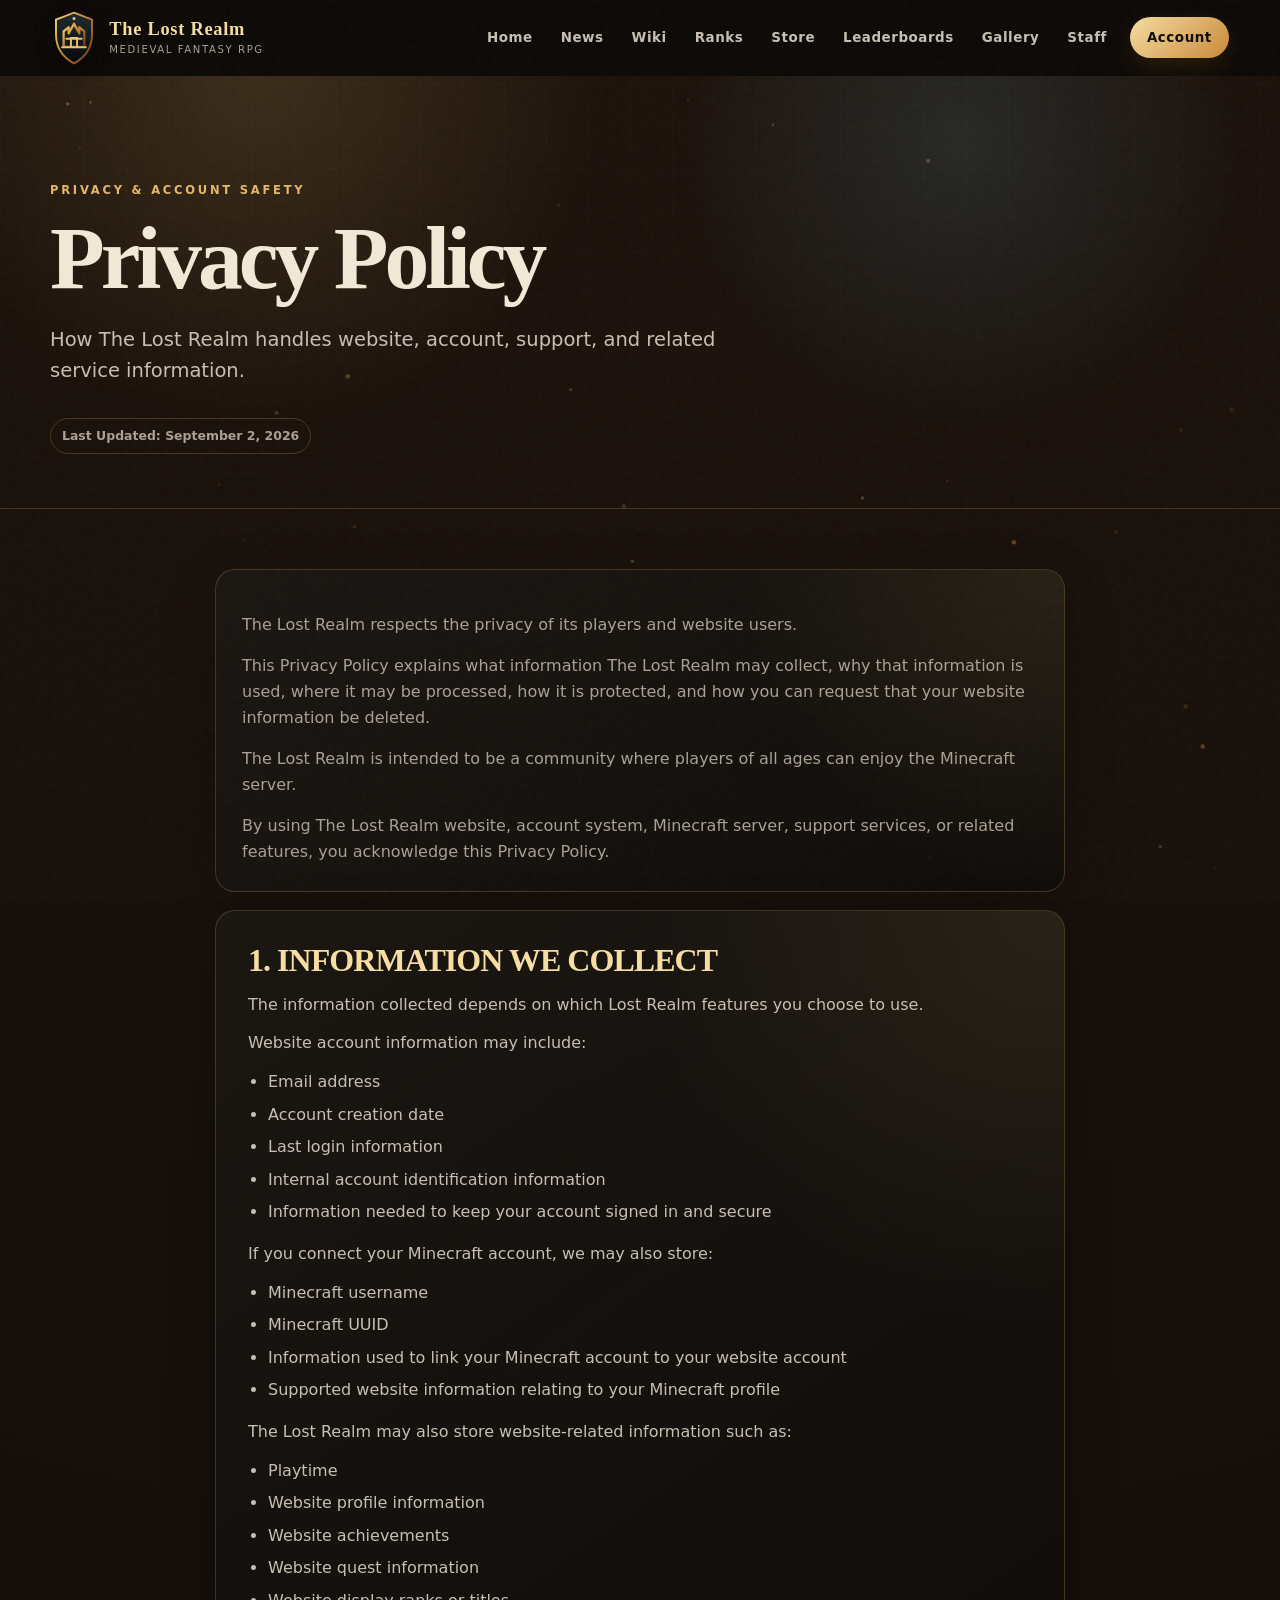
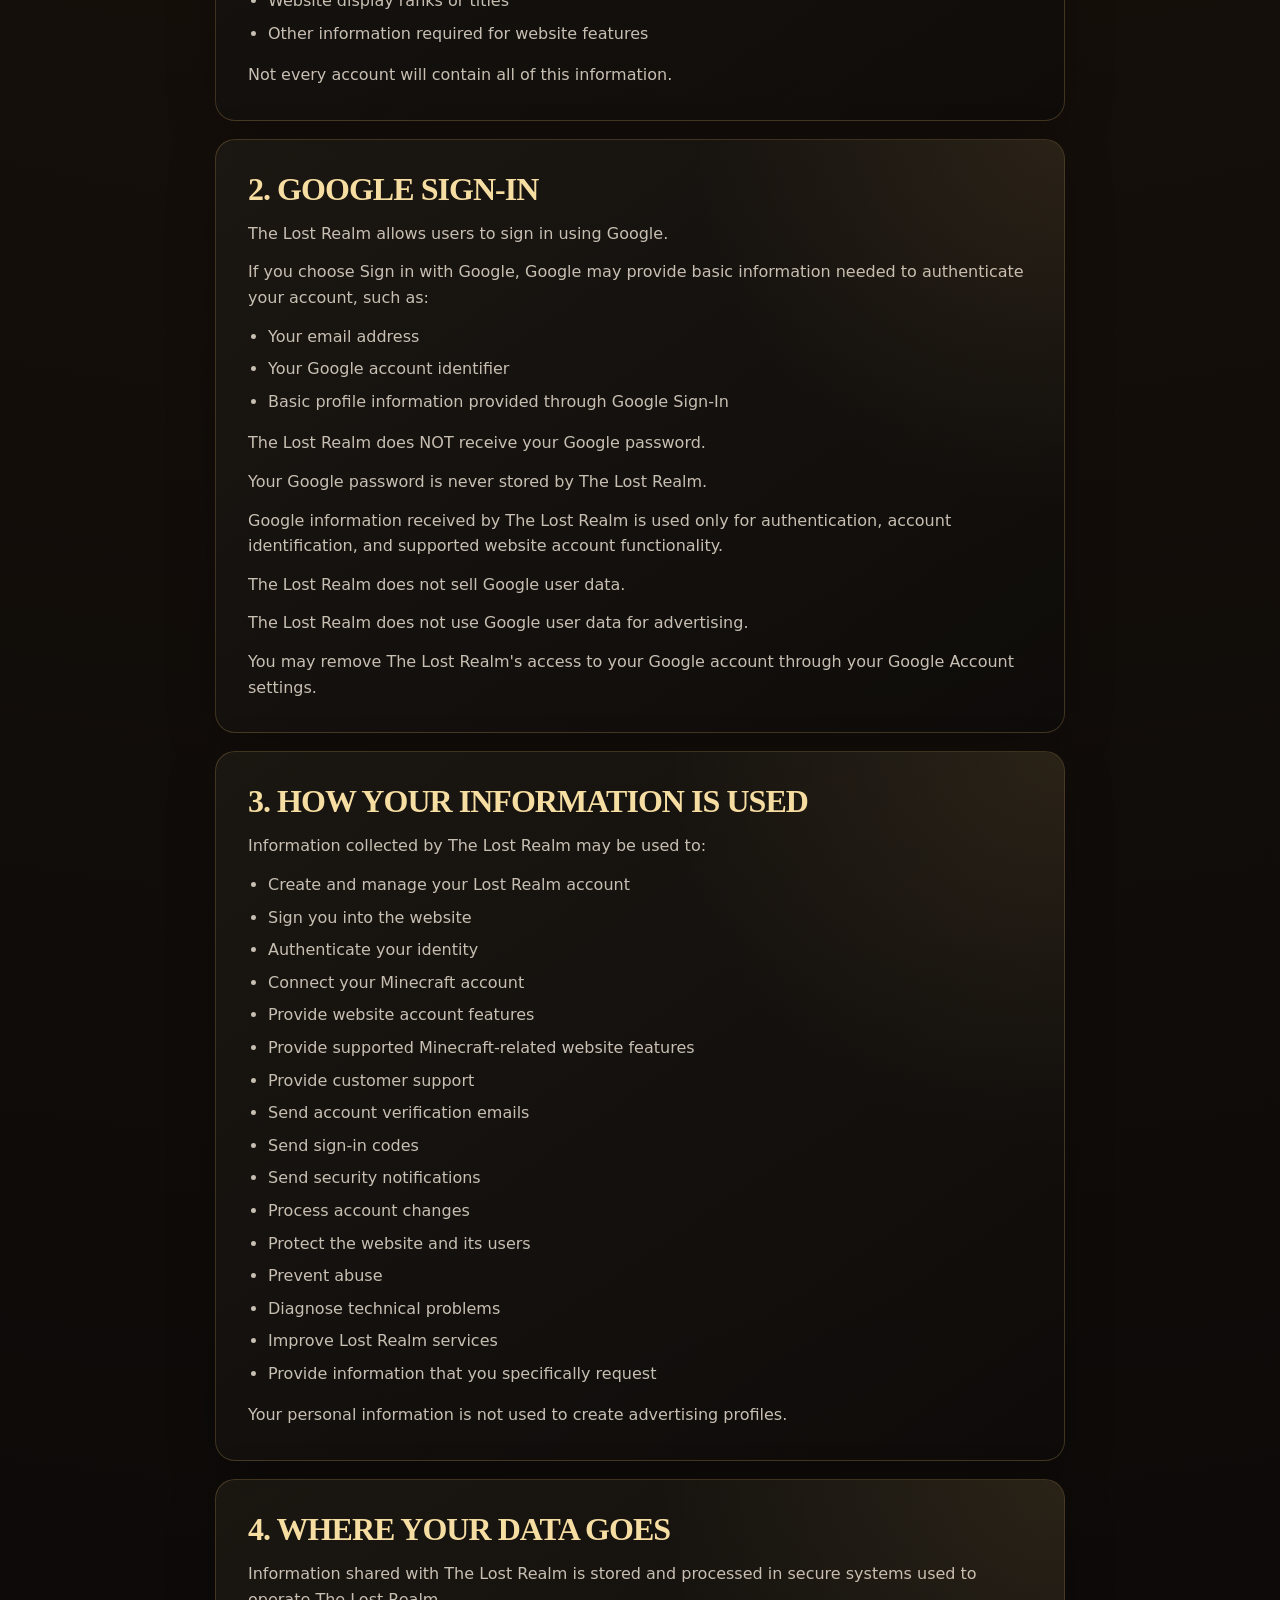
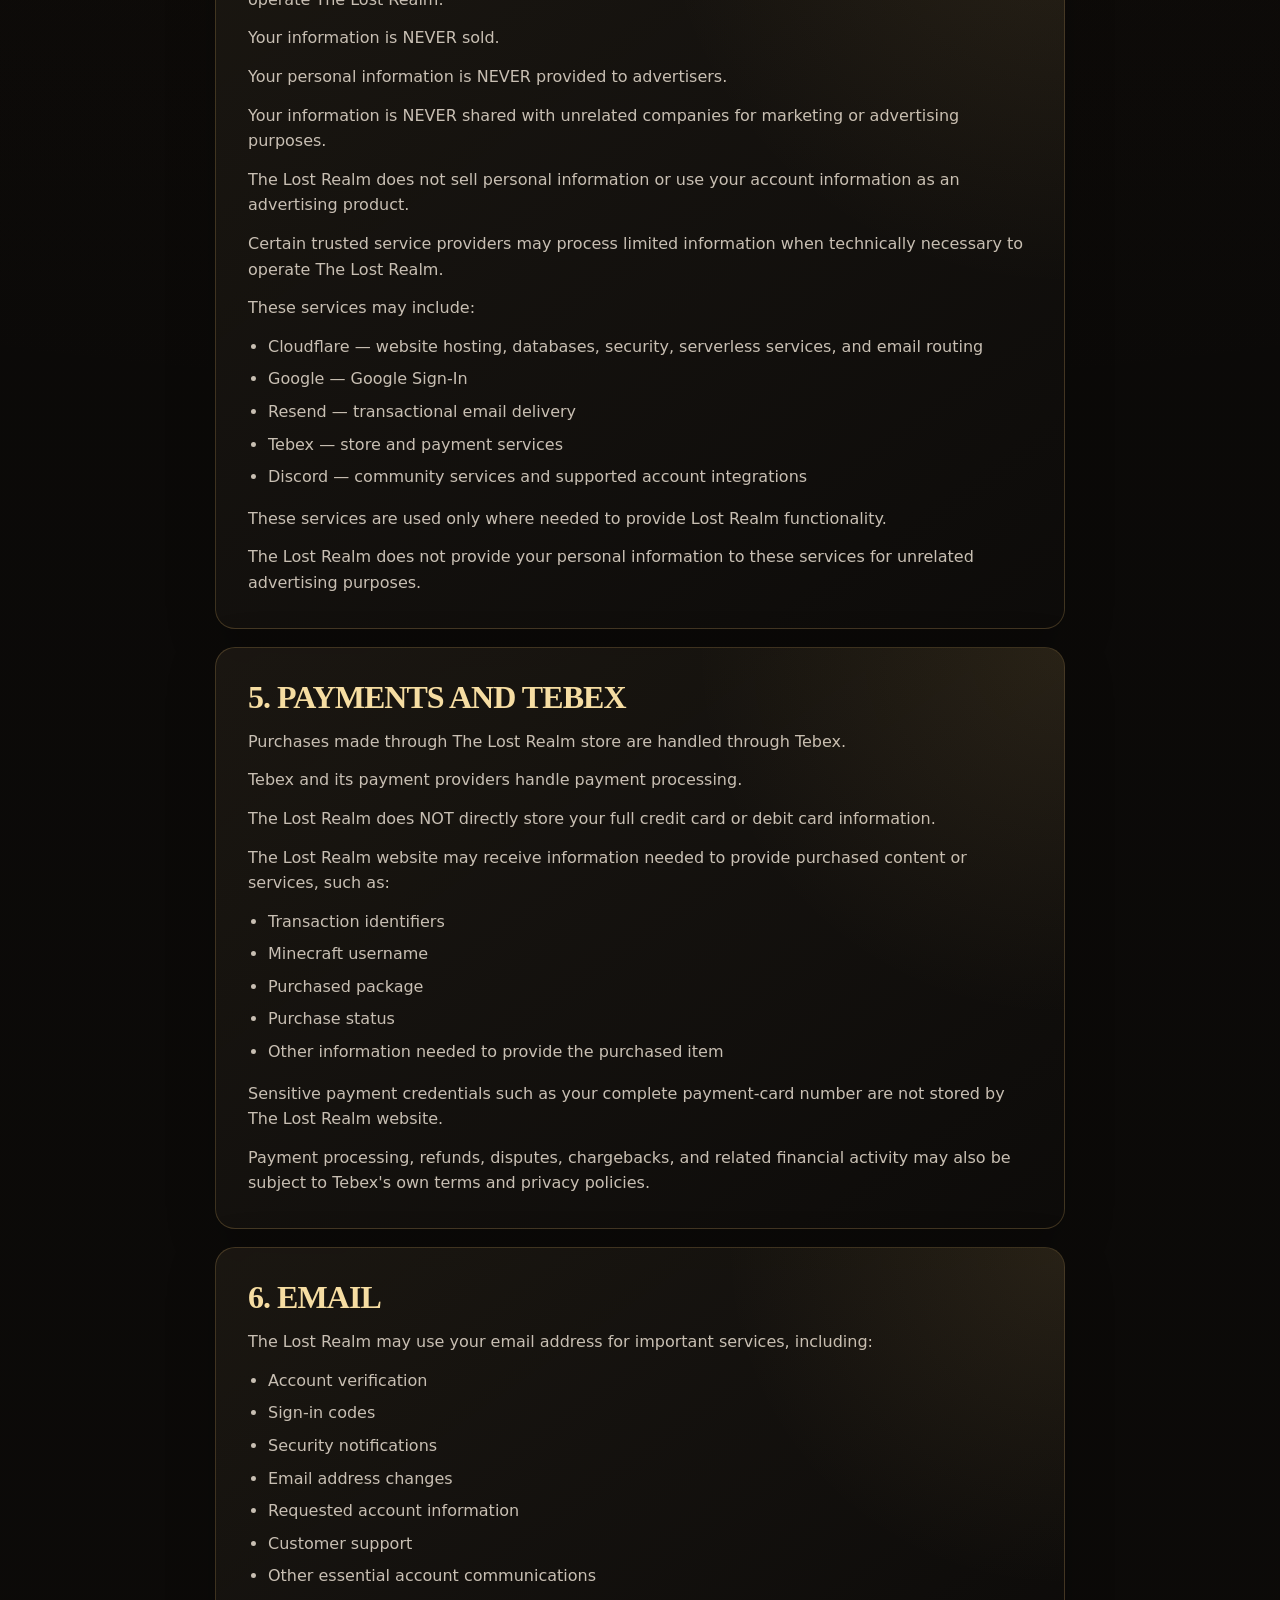
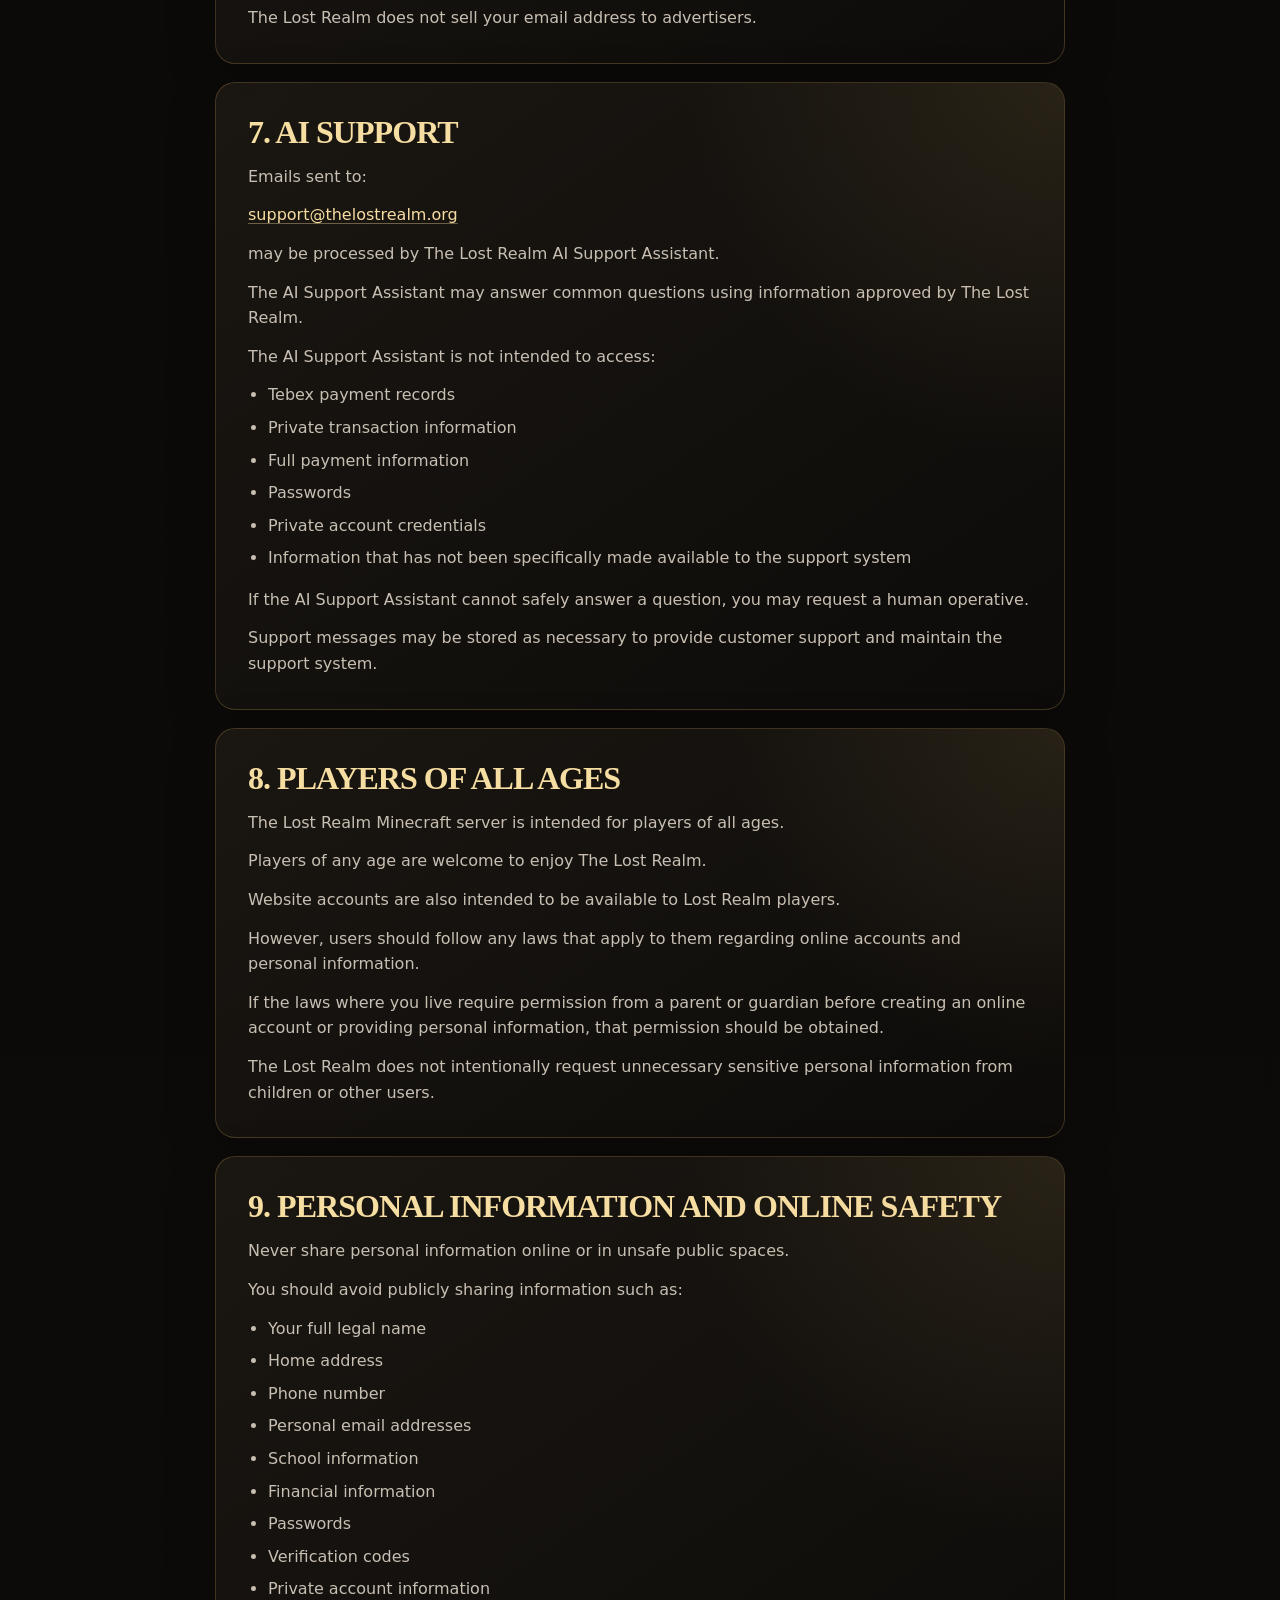
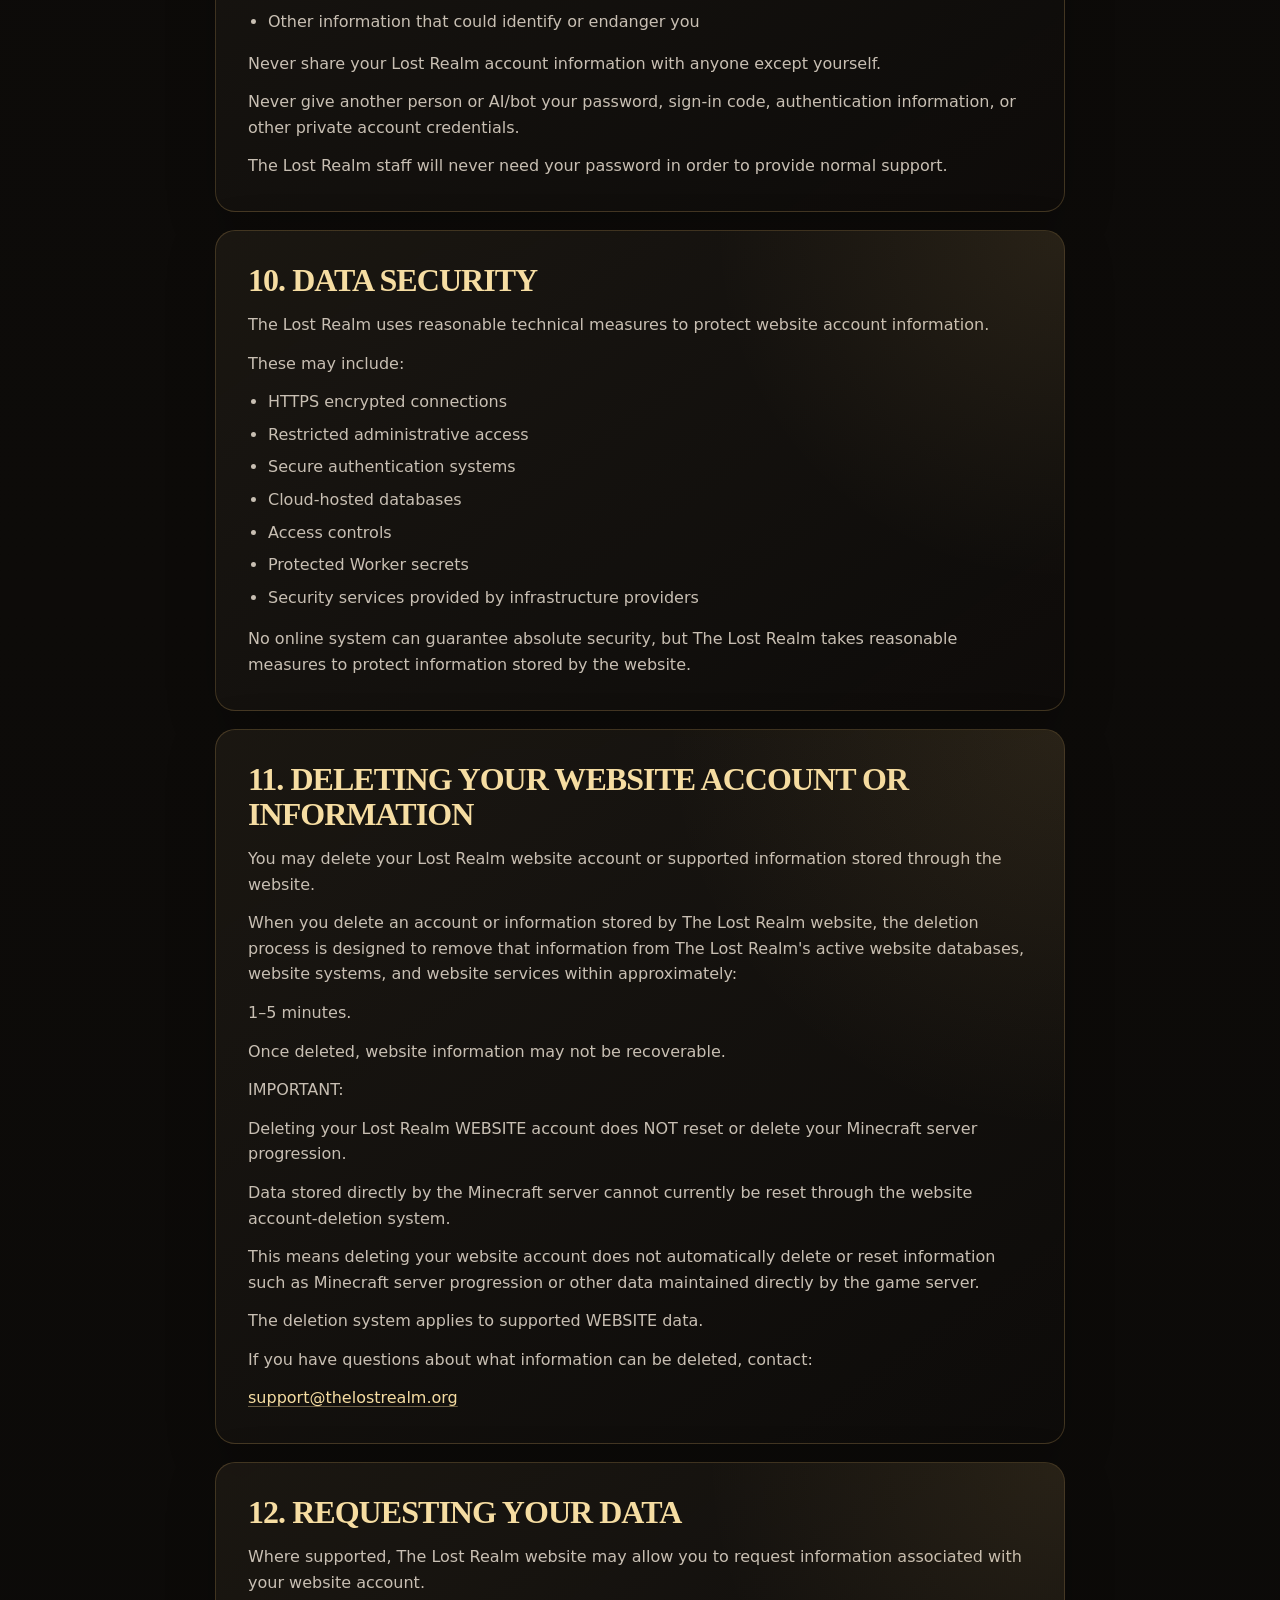
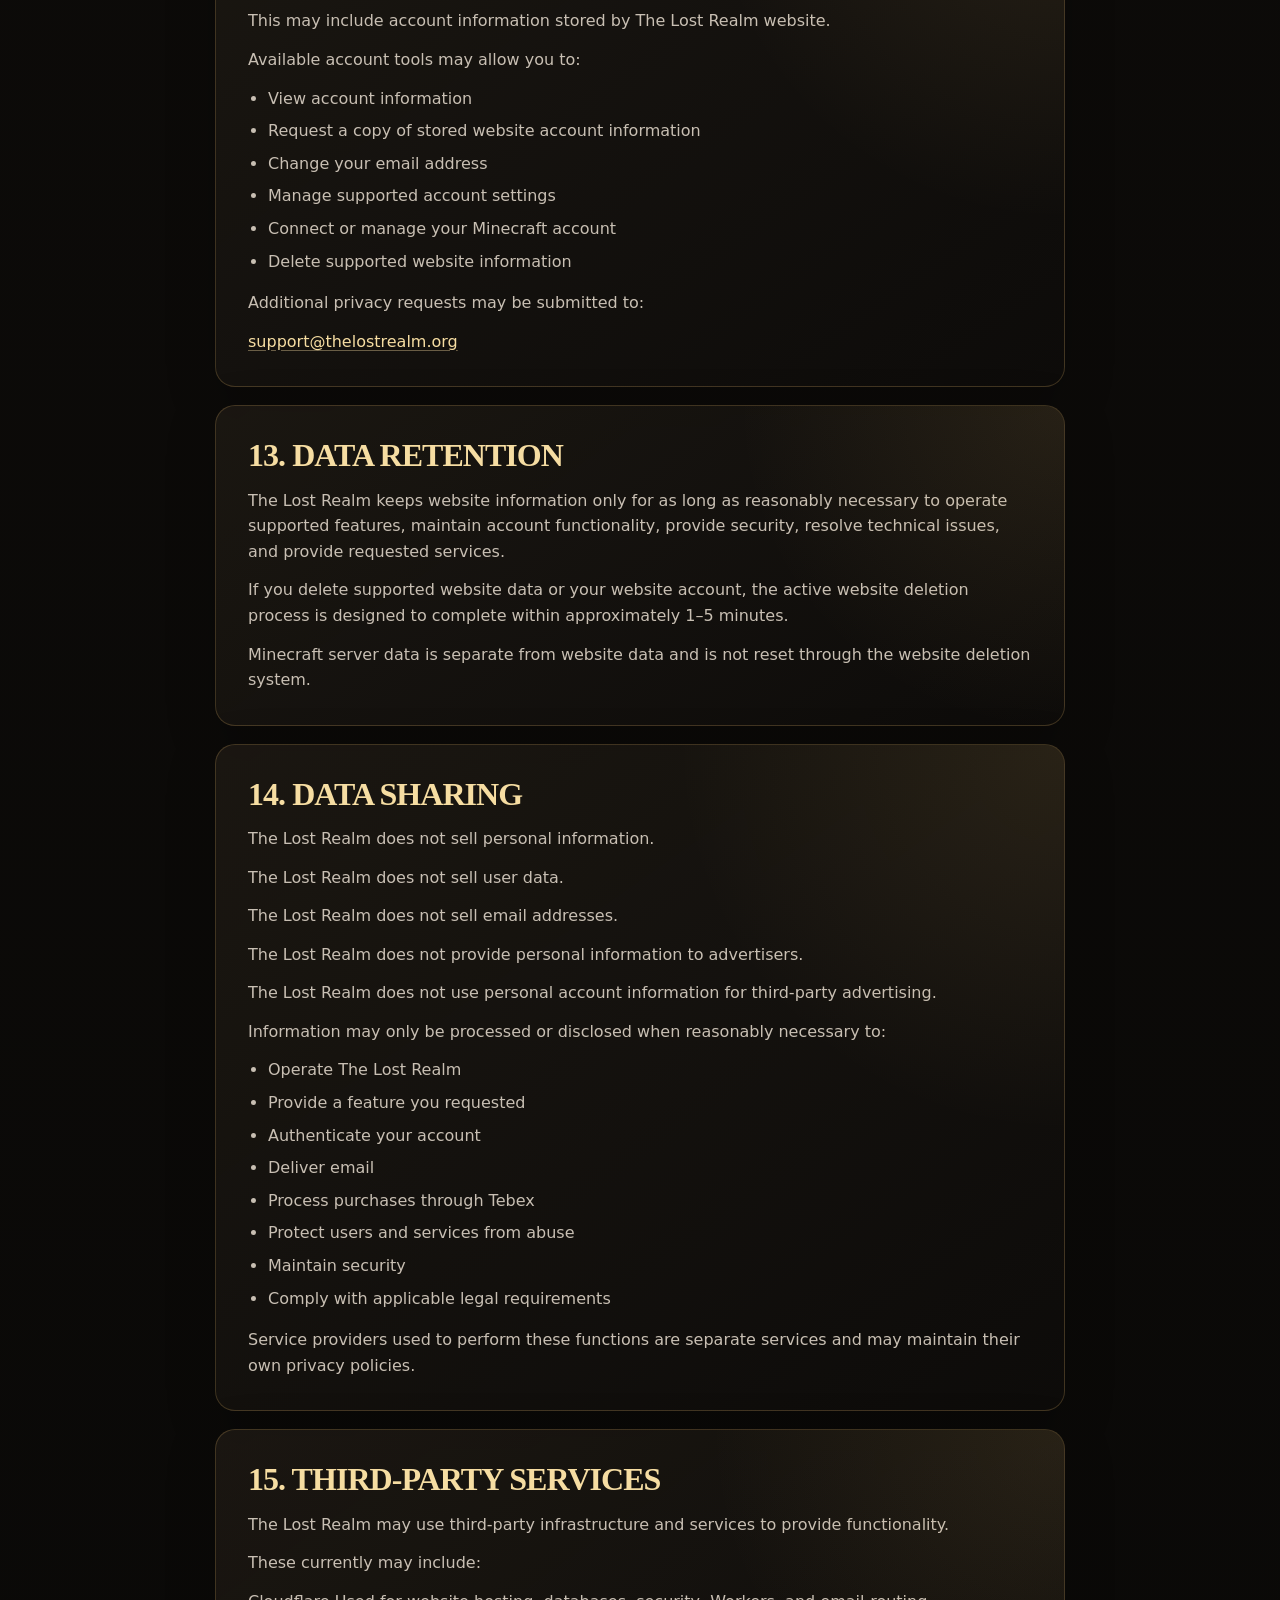
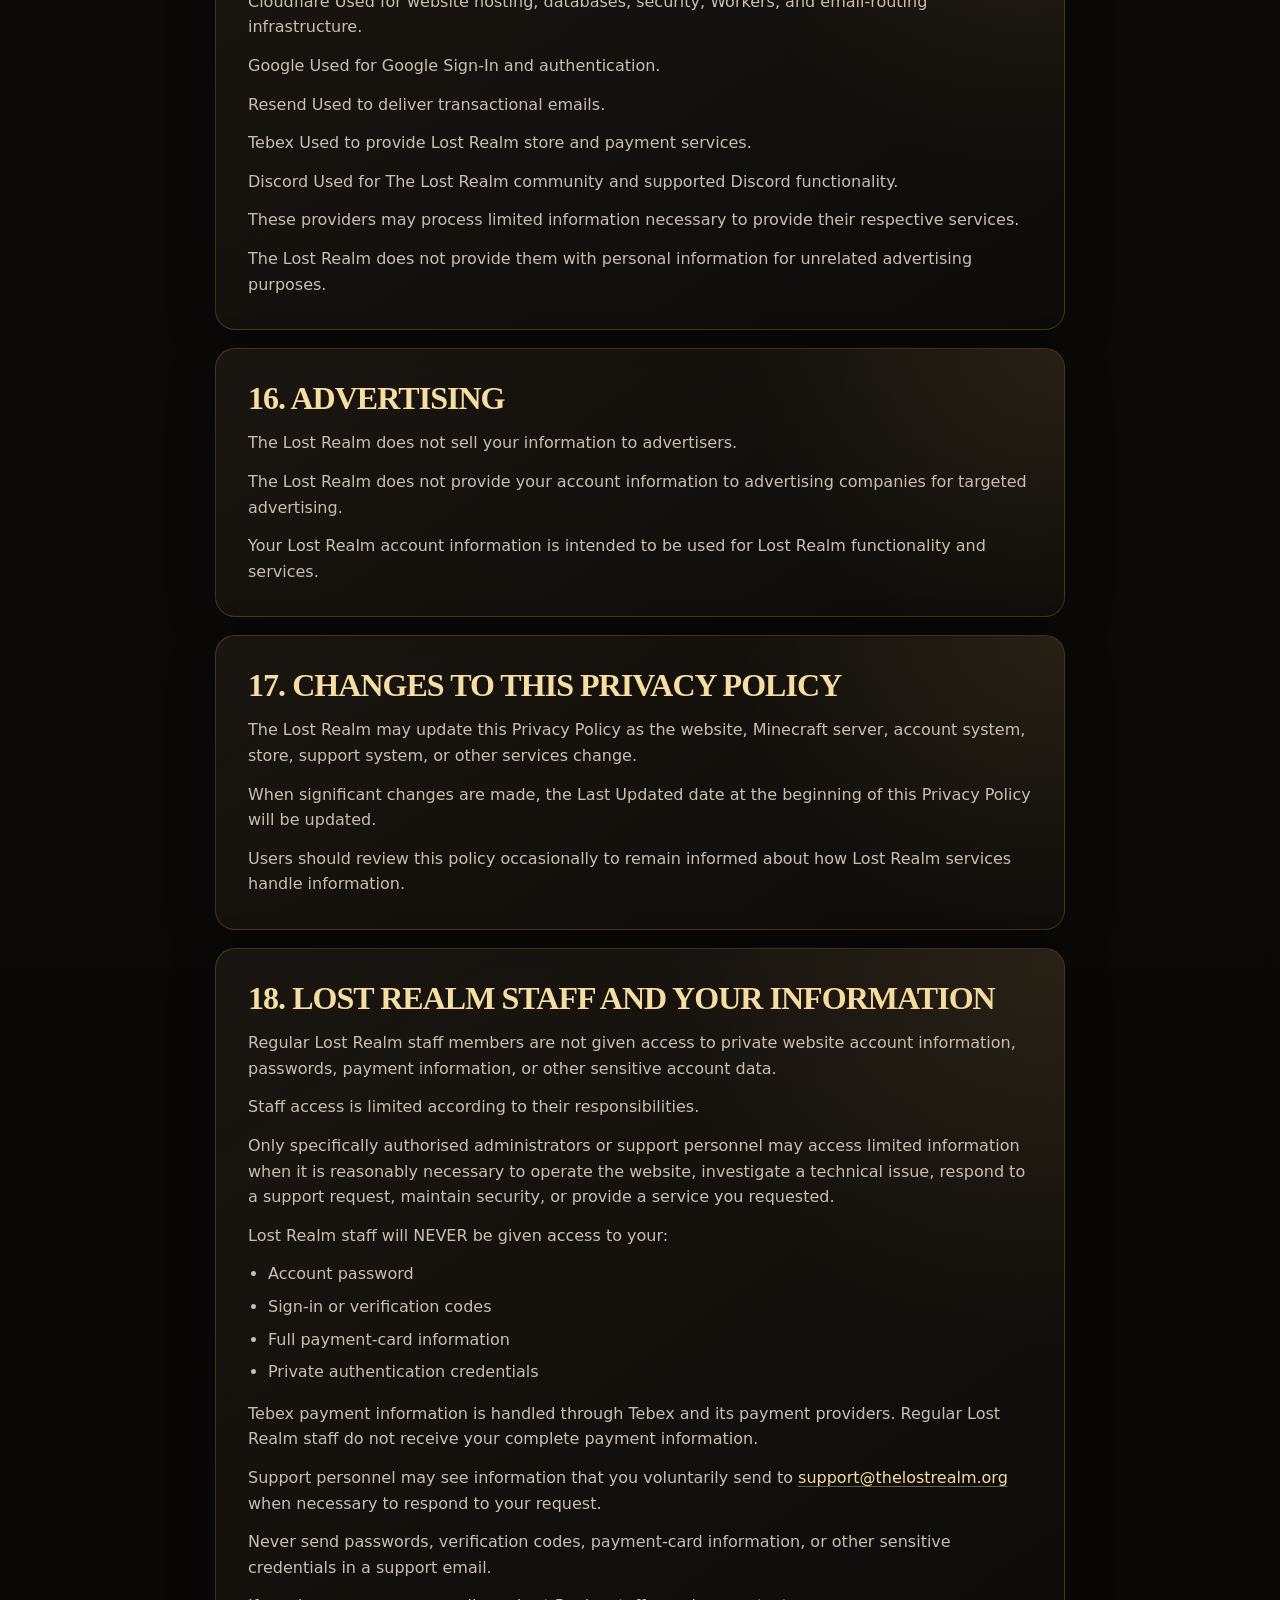
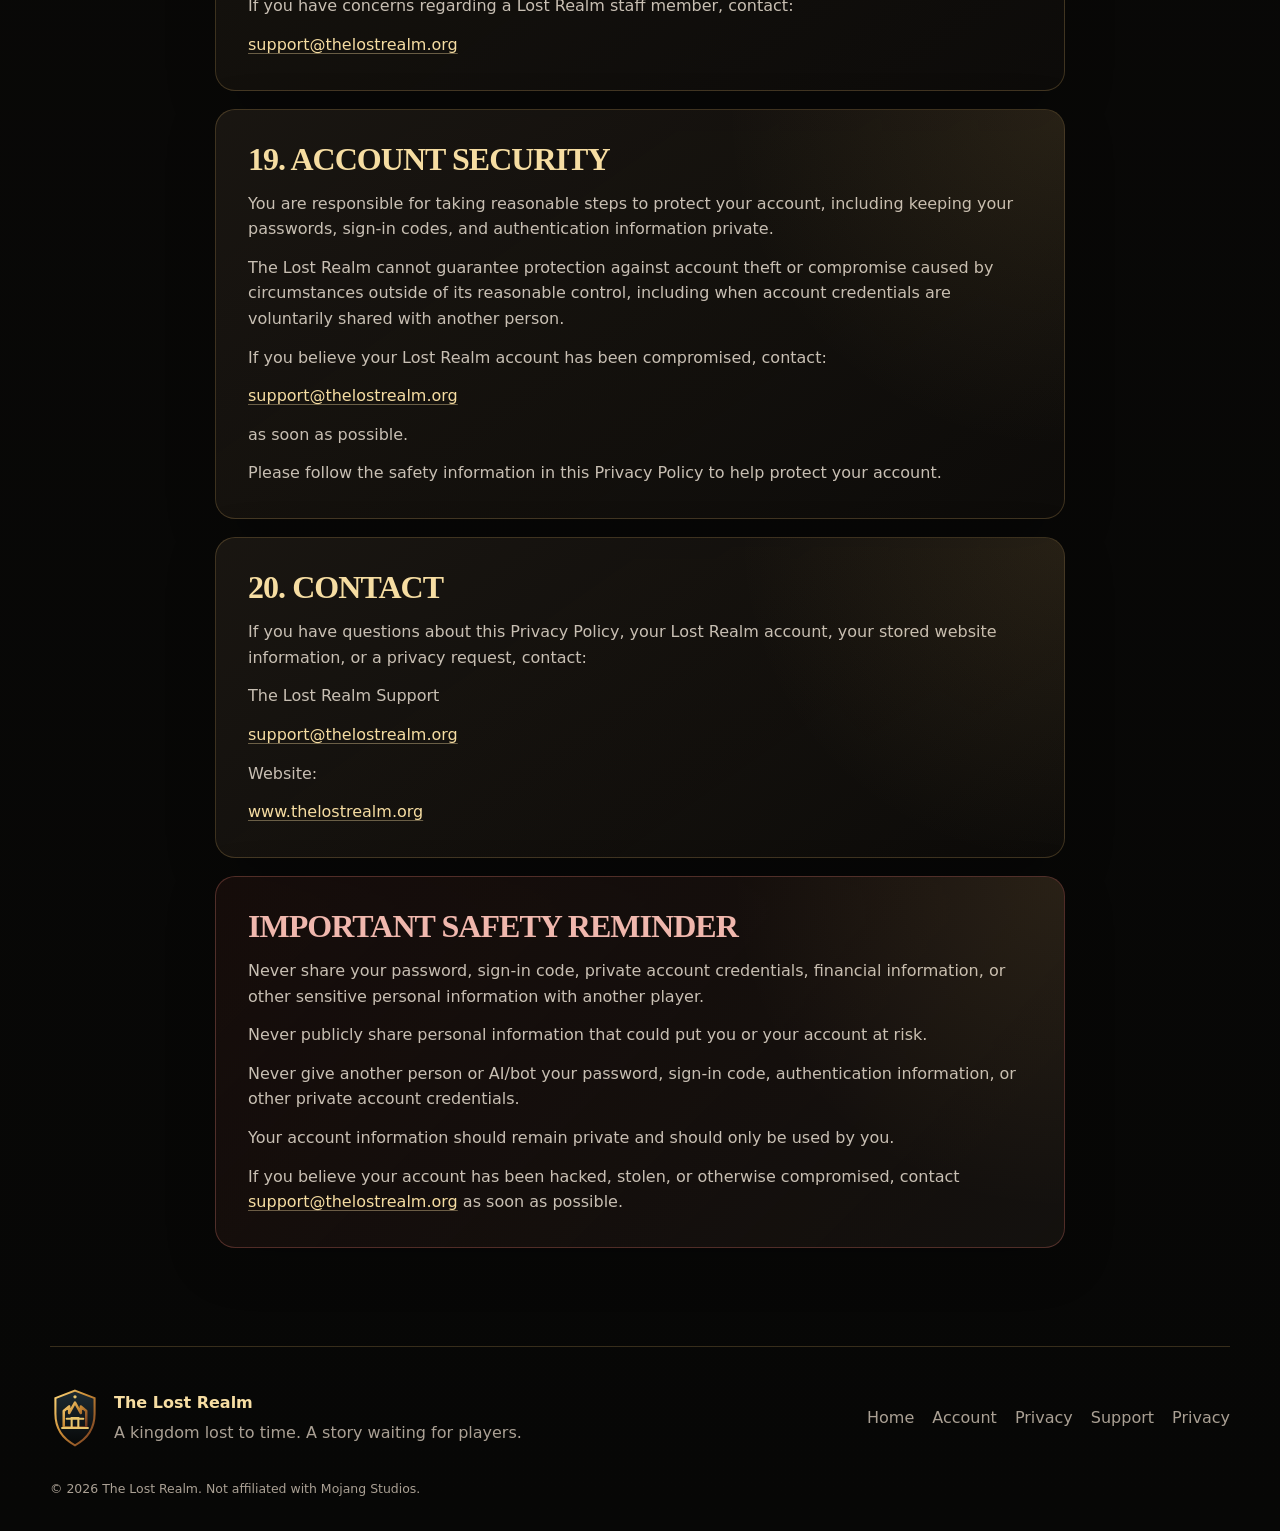
<file: frontend/privacy.html>
<!doctype html>
<html lang="en">
<head>
  <meta charset="utf-8">
  <meta name="viewport" content="width=device-width, initial-scale=1">
  <meta name="theme-color" content="#0d0a09">
  <meta name="description" content="The Lost Realm Privacy Policy and information about how website and account data is handled.">
  <title>Privacy Policy | The Lost Realm</title>
  <link rel="icon" href="assets/img/favicon.svg" type="image/svg+xml">
  <link rel="stylesheet" href="assets/css/main.css">
</head>
<body class="privacy-page">
  <canvas id="ember-canvas" aria-hidden="true"></canvas>
  <div class="site-noise" aria-hidden="true"></div>

  <header class="site-header" id="site-header">
    <a class="brand" href="index.html" aria-label="The Lost Realm home">
      <img src="assets/img/crest.svg" alt="">
      <span><strong>The Lost Realm</strong><small>Medieval Fantasy RPG</small></span>
    </a>
    <button class="nav-toggle" id="nav-toggle" aria-expanded="false" aria-controls="main-nav">
      <span></span><span></span><span></span><span class="sr-only">Toggle navigation</span>
    </button>
    <nav class="main-nav" id="main-nav">
      <a href="index.html">Home</a><a href="news.html">News</a><a href="wiki.html">Wiki</a><a href="ranks.html">Ranks</a><a href="store.html">Store</a><a href="leaderboards.html">Leaderboards</a><a href="gallery.html">Gallery</a><a href="staff.html">Staff</a>
      <a class="account-link" href="account.html">Account</a>
    </nav>
  </header>

  <main>
    <section class="page-hero">
      <div class="container reveal">
        <p class="eyebrow">Privacy &amp; account safety</p>
        <h1>Privacy Policy</h1>
        <p class="lead">How The Lost Realm handles website, account, support, and related service information.</p>
        <span class="privacy-updated">Last Updated: September 2, 2026</span>
      </div>
    </section>

    <section class="section compact">
      <div class="narrow privacy-policy-shell">
        <article class="card privacy-policy-intro reveal">
          <p>The Lost Realm respects the privacy of its players and website users.</p>
<p>This Privacy Policy explains what information The Lost Realm may collect, why that information is used, where it may be processed, how it is protected, and how you can request that your website information be deleted.</p>
<p>The Lost Realm is intended to be a community where players of all ages can enjoy the Minecraft server.</p>
<p>By using The Lost Realm website, account system, Minecraft server, support services, or related features, you acknowledge this Privacy Policy.</p>
        </article>
      <article class="card privacy-policy-section reveal">
        <h2>1. INFORMATION WE COLLECT</h2>
        <p>The information collected depends on which Lost Realm features you choose to use.</p>
<p>Website account information may include:</p>
<ul>
<li>Email address</li>
<li>Account creation date</li>
<li>Last login information</li>
<li>Internal account identification information</li>
<li>Information needed to keep your account signed in and secure</li>
</ul>
<p>If you connect your Minecraft account, we may also store:</p>
<ul>
<li>Minecraft username</li>
<li>Minecraft UUID</li>
<li>Information used to link your Minecraft account to your website account</li>
<li>Supported website information relating to your Minecraft profile</li>
</ul>
<p>The Lost Realm may also store website-related information such as:</p>
<ul>
<li>Playtime</li>
<li>Website profile information</li>
<li>Website achievements</li>
<li>Website quest information</li>
<li>Website display ranks or titles</li>
<li>Other information required for website features</li>
</ul>
<p>Not every account will contain all of this information.</p>
      </article>
      <article class="card privacy-policy-section reveal">
        <h2>2. GOOGLE SIGN-IN</h2>
        <p>The Lost Realm allows users to sign in using Google.</p>
<p>If you choose Sign in with Google, Google may provide basic information needed to authenticate your account, such as:</p>
<ul>
<li>Your email address</li>
<li>Your Google account identifier</li>
<li>Basic profile information provided through Google Sign-In</li>
</ul>
<p>The Lost Realm does NOT receive your Google password.</p>
<p>Your Google password is never stored by The Lost Realm.</p>
<p>Google information received by The Lost Realm is used only for authentication, account identification, and supported website account functionality.</p>
<p>The Lost Realm does not sell Google user data.</p>
<p>The Lost Realm does not use Google user data for advertising.</p>
<p>You may remove The Lost Realm&#x27;s access to your Google account through your Google Account settings.</p>
      </article>
      <article class="card privacy-policy-section reveal">
        <h2>3. HOW YOUR INFORMATION IS USED</h2>
        <p>Information collected by The Lost Realm may be used to:</p>
<ul>
<li>Create and manage your Lost Realm account</li>
<li>Sign you into the website</li>
<li>Authenticate your identity</li>
<li>Connect your Minecraft account</li>
<li>Provide website account features</li>
<li>Provide supported Minecraft-related website features</li>
<li>Provide customer support</li>
<li>Send account verification emails</li>
<li>Send sign-in codes</li>
<li>Send security notifications</li>
<li>Process account changes</li>
<li>Protect the website and its users</li>
<li>Prevent abuse</li>
<li>Diagnose technical problems</li>
<li>Improve Lost Realm services</li>
<li>Provide information that you specifically request</li>
</ul>
<p>Your personal information is not used to create advertising profiles.</p>
      </article>
      <article class="card privacy-policy-section reveal">
        <h2>4. WHERE YOUR DATA GOES</h2>
        <p>Information shared with The Lost Realm is stored and processed in secure systems used to operate The Lost Realm.</p>
<p>Your information is NEVER sold.</p>
<p>Your personal information is NEVER provided to advertisers.</p>
<p>Your information is NEVER shared with unrelated companies for marketing or advertising purposes.</p>
<p>The Lost Realm does not sell personal information or use your account information as an advertising product.</p>
<p>Certain trusted service providers may process limited information when technically necessary to operate The Lost Realm.</p>
<p>These services may include:</p>
<ul>
<li>Cloudflare — website hosting, databases, security, serverless services, and email routing</li>
<li>Google — Google Sign-In</li>
<li>Resend — transactional email delivery</li>
<li>Tebex — store and payment services</li>
<li>Discord — community services and supported account integrations</li>
</ul>
<p>These services are used only where needed to provide Lost Realm functionality.</p>
<p>The Lost Realm does not provide your personal information to these services for unrelated advertising purposes.</p>
      </article>
      <article class="card privacy-policy-section reveal">
        <h2>5. PAYMENTS AND TEBEX</h2>
        <p>Purchases made through The Lost Realm store are handled through Tebex.</p>
<p>Tebex and its payment providers handle payment processing.</p>
<p>The Lost Realm does NOT directly store your full credit card or debit card information.</p>
<p>The Lost Realm website may receive information needed to provide purchased content or services, such as:</p>
<ul>
<li>Transaction identifiers</li>
<li>Minecraft username</li>
<li>Purchased package</li>
<li>Purchase status</li>
<li>Other information needed to provide the purchased item</li>
</ul>
<p>Sensitive payment credentials such as your complete payment-card number are not stored by The Lost Realm website.</p>
<p>Payment processing, refunds, disputes, chargebacks, and related financial activity may also be subject to Tebex&#x27;s own terms and privacy policies.</p>
      </article>
      <article class="card privacy-policy-section reveal">
        <h2>6. EMAIL</h2>
        <p>The Lost Realm may use your email address for important services, including:</p>
<ul>
<li>Account verification</li>
<li>Sign-in codes</li>
<li>Security notifications</li>
<li>Email address changes</li>
<li>Requested account information</li>
<li>Customer support</li>
<li>Other essential account communications</li>
</ul>
<p>The Lost Realm does not sell your email address to advertisers.</p>
      </article>
      <article class="card privacy-policy-section reveal">
        <h2>7. AI SUPPORT</h2>
        <p>Emails sent to:</p>
<p><a href="mailto:support@thelostrealm.org">support@thelostrealm.org</a></p>
<p>may be processed by The Lost Realm AI Support Assistant.</p>
<p>The AI Support Assistant may answer common questions using information approved by The Lost Realm.</p>
<p>The AI Support Assistant is not intended to access:</p>
<ul>
<li>Tebex payment records</li>
<li>Private transaction information</li>
<li>Full payment information</li>
<li>Passwords</li>
<li>Private account credentials</li>
<li>Information that has not been specifically made available to the support system</li>
</ul>
<p>If the AI Support Assistant cannot safely answer a question, you may request a human operative.</p>
<p>Support messages may be stored as necessary to provide customer support and maintain the support system.</p>
      </article>
      <article class="card privacy-policy-section reveal">
        <h2>8. PLAYERS OF ALL AGES</h2>
        <p>The Lost Realm Minecraft server is intended for players of all ages.</p>
<p>Players of any age are welcome to enjoy The Lost Realm.</p>
<p>Website accounts are also intended to be available to Lost Realm players.</p>
<p>However, users should follow any laws that apply to them regarding online accounts and personal information.</p>
<p>If the laws where you live require permission from a parent or guardian before creating an online account or providing personal information, that permission should be obtained.</p>
<p>The Lost Realm does not intentionally request unnecessary sensitive personal information from children or other users.</p>
      </article>
      <article class="card privacy-policy-section reveal">
        <h2>9. PERSONAL INFORMATION AND ONLINE SAFETY</h2>
        <p>Never share personal information online or in unsafe public spaces.</p>
<p>You should avoid publicly sharing information such as:</p>
<ul>
<li>Your full legal name</li>
<li>Home address</li>
<li>Phone number</li>
<li>Personal email addresses</li>
<li>School information</li>
<li>Financial information</li>
<li>Passwords</li>
<li>Verification codes</li>
<li>Private account information</li>
<li>Other information that could identify or endanger you</li>
</ul>
<p>Never share your Lost Realm account information with anyone except yourself.</p>
<p>Never give another person or AI/bot your password, sign-in code, authentication information, or other private account credentials.</p>
<p>The Lost Realm staff will never need your password in order to provide normal support.</p>
      </article>
      <article class="card privacy-policy-section reveal">
        <h2>10. DATA SECURITY</h2>
        <p>The Lost Realm uses reasonable technical measures to protect website account information.</p>
<p>These may include:</p>
<ul>
<li>HTTPS encrypted connections</li>
<li>Restricted administrative access</li>
<li>Secure authentication systems</li>
<li>Cloud-hosted databases</li>
<li>Access controls</li>
<li>Protected Worker secrets</li>
<li>Security services provided by infrastructure providers</li>
</ul>
<p>No online system can guarantee absolute security, but The Lost Realm takes reasonable measures to protect information stored by the website.</p>
      </article>
      <article class="card privacy-policy-section reveal">
        <h2>11. DELETING YOUR WEBSITE ACCOUNT OR INFORMATION</h2>
        <p>You may delete your Lost Realm website account or supported information stored through the website.</p>
<p>When you delete an account or information stored by The Lost Realm website, the deletion process is designed to remove that information from The Lost Realm&#x27;s active website databases, website systems, and website services within approximately:</p>
<p>1–5 minutes.</p>
<p>Once deleted, website information may not be recoverable.</p>
<p>IMPORTANT:</p>
<p>Deleting your Lost Realm WEBSITE account does NOT reset or delete your Minecraft server progression.</p>
<p>Data stored directly by the Minecraft server cannot currently be reset through the website account-deletion system.</p>
<p>This means deleting your website account does not automatically delete or reset information such as Minecraft server progression or other data maintained directly by the game server.</p>
<p>The deletion system applies to supported WEBSITE data.</p>
<p>If you have questions about what information can be deleted, contact:</p>
<p><a href="mailto:support@thelostrealm.org">support@thelostrealm.org</a></p>
      </article>
      <article class="card privacy-policy-section reveal">
        <h2>12. REQUESTING YOUR DATA</h2>
        <p>Where supported, The Lost Realm website may allow you to request information associated with your website account.</p>
<p>This may include account information stored by The Lost Realm website.</p>
<p>Available account tools may allow you to:</p>
<ul>
<li>View account information</li>
<li>Request a copy of stored website account information</li>
<li>Change your email address</li>
<li>Manage supported account settings</li>
<li>Connect or manage your Minecraft account</li>
<li>Delete supported website information</li>
</ul>
<p>Additional privacy requests may be submitted to:</p>
<p><a href="mailto:support@thelostrealm.org">support@thelostrealm.org</a></p>
      </article>
      <article class="card privacy-policy-section reveal">
        <h2>13. DATA RETENTION</h2>
        <p>The Lost Realm keeps website information only for as long as reasonably necessary to operate supported features, maintain account functionality, provide security, resolve technical issues, and provide requested services.</p>
<p>If you delete supported website data or your website account, the active website deletion process is designed to complete within approximately 1–5 minutes.</p>
<p>Minecraft server data is separate from website data and is not reset through the website deletion system.</p>
      </article>
      <article class="card privacy-policy-section reveal">
        <h2>14. DATA SHARING</h2>
        <p>The Lost Realm does not sell personal information.</p>
<p>The Lost Realm does not sell user data.</p>
<p>The Lost Realm does not sell email addresses.</p>
<p>The Lost Realm does not provide personal information to advertisers.</p>
<p>The Lost Realm does not use personal account information for third-party advertising.</p>
<p>Information may only be processed or disclosed when reasonably necessary to:</p>
<ul>
<li>Operate The Lost Realm</li>
<li>Provide a feature you requested</li>
<li>Authenticate your account</li>
<li>Deliver email</li>
<li>Process purchases through Tebex</li>
<li>Protect users and services from abuse</li>
<li>Maintain security</li>
<li>Comply with applicable legal requirements</li>
</ul>
<p>Service providers used to perform these functions are separate services and may maintain their own privacy policies.</p>
      </article>
      <article class="card privacy-policy-section reveal">
        <h2>15. THIRD-PARTY SERVICES</h2>
        <p>The Lost Realm may use third-party infrastructure and services to provide functionality.</p>
<p>These currently may include:</p>
<p>Cloudflare Used for website hosting, databases, security, Workers, and email-routing infrastructure.</p>
<p>Google Used for Google Sign-In and authentication.</p>
<p>Resend Used to deliver transactional emails.</p>
<p>Tebex Used to provide Lost Realm store and payment services.</p>
<p>Discord Used for The Lost Realm community and supported Discord functionality.</p>
<p>These providers may process limited information necessary to provide their respective services.</p>
<p>The Lost Realm does not provide them with personal information for unrelated advertising purposes.</p>
      </article>
      <article class="card privacy-policy-section reveal">
        <h2>16. ADVERTISING</h2>
        <p>The Lost Realm does not sell your information to advertisers.</p>
<p>The Lost Realm does not provide your account information to advertising companies for targeted advertising.</p>
<p>Your Lost Realm account information is intended to be used for Lost Realm functionality and services.</p>
      </article>
      <article class="card privacy-policy-section reveal">
        <h2>17. CHANGES TO THIS PRIVACY POLICY</h2>
        <p>The Lost Realm may update this Privacy Policy as the website, Minecraft server, account system, store, support system, or other services change.</p>
<p>When significant changes are made, the Last Updated date at the beginning of this Privacy Policy will be updated.</p>
<p>Users should review this policy occasionally to remain informed about how Lost Realm services handle information.</p>
      </article>
      <article class="card privacy-policy-section reveal">
        <h2>18. LOST REALM STAFF AND YOUR INFORMATION</h2>
        <p>Regular Lost Realm staff members are not given access to private website account information, passwords, payment information, or other sensitive account data.</p>
<p>Staff access is limited according to their responsibilities.</p>
<p>Only specifically authorised administrators or support personnel may access limited information when it is reasonably necessary to operate the website, investigate a technical issue, respond to a support request, maintain security, or provide a service you requested.</p>
<p>Lost Realm staff will NEVER be given access to your:</p>
<ul>
<li>Account password</li>
<li>Sign-in or verification codes</li>
<li>Full payment-card information</li>
<li>Private authentication credentials</li>
</ul>
<p>Tebex payment information is handled through Tebex and its payment providers. Regular Lost Realm staff do not receive your complete payment information.</p>
<p>Support personnel may see information that you voluntarily send to <a href="mailto:support@thelostrealm.org">support@thelostrealm.org</a> when necessary to respond to your request.</p>
<p>Never send passwords, verification codes, payment-card information, or other sensitive credentials in a support email.</p>
<p>If you have concerns regarding a Lost Realm staff member, contact:</p>
<p><a href="mailto:support@thelostrealm.org">support@thelostrealm.org</a></p>
      </article>
      <article class="card privacy-policy-section reveal">
        <h2>19. ACCOUNT SECURITY</h2>
        <p>You are responsible for taking reasonable steps to protect your account, including keeping your passwords, sign-in codes, and authentication information private.</p>
<p>The Lost Realm cannot guarantee protection against account theft or compromise caused by circumstances outside of its reasonable control, including when account credentials are voluntarily shared with another person.</p>
<p>If you believe your Lost Realm account has been compromised, contact:</p>
<p><a href="mailto:support@thelostrealm.org">support@thelostrealm.org</a></p>
<p>as soon as possible.</p>
<p>Please follow the safety information in this Privacy Policy to help protect your account.</p>
      </article>
      <article class="card privacy-policy-section reveal">
        <h2>20. CONTACT</h2>
        <p>If you have questions about this Privacy Policy, your Lost Realm account, your stored website information, or a privacy request, contact:</p>
<p>The Lost Realm Support</p>
<p><a href="mailto:support@thelostrealm.org">support@thelostrealm.org</a></p>
<p>Website:</p>
<p><a href="https://www.thelostrealm.org">www.thelostrealm.org</a></p>
      </article>
      <article class="card privacy-policy-section reveal privacy-policy-important">
        <h2>IMPORTANT SAFETY REMINDER</h2>
        <p>Never share your password, sign-in code, private account credentials, financial information, or other sensitive personal information with another player.</p>
<p>Never publicly share personal information that could put you or your account at risk.</p>
<p>Never give another person or AI/bot your password, sign-in code, authentication information, or other private account credentials.</p>
<p>Your account information should remain private and should only be used by you.</p>
<p>If you believe your account has been hacked, stolen, or otherwise compromised, contact <a href="mailto:support@thelostrealm.org">support@thelostrealm.org</a> as soon as possible.</p>
      </article>
      </div>
    </section>
  </main>

  <footer class="site-footer">
    <div>
      <img src="assets/img/crest.svg" alt="">
      <div><strong>The Lost Realm</strong><p>A kingdom lost to time. A story waiting for players.</p></div>
    </div>
    <nav aria-label="Footer"><a href="index.html">Home</a><a href="account.html">Account</a><a href="privacy.html">Privacy</a><a href="mailto:support@thelostrealm.org">Support</a></nav>
    <p class="copyright">© <span id="year"></span> The Lost Realm. Not affiliated with Mojang Studios.</p>
  </footer>

  <div class="toast" id="toast" role="status" aria-live="polite"></div>
  <script src="assets/js/config.js"></script>
  <script src="assets/js/app.js"></script>
</body>
</html>
</file>
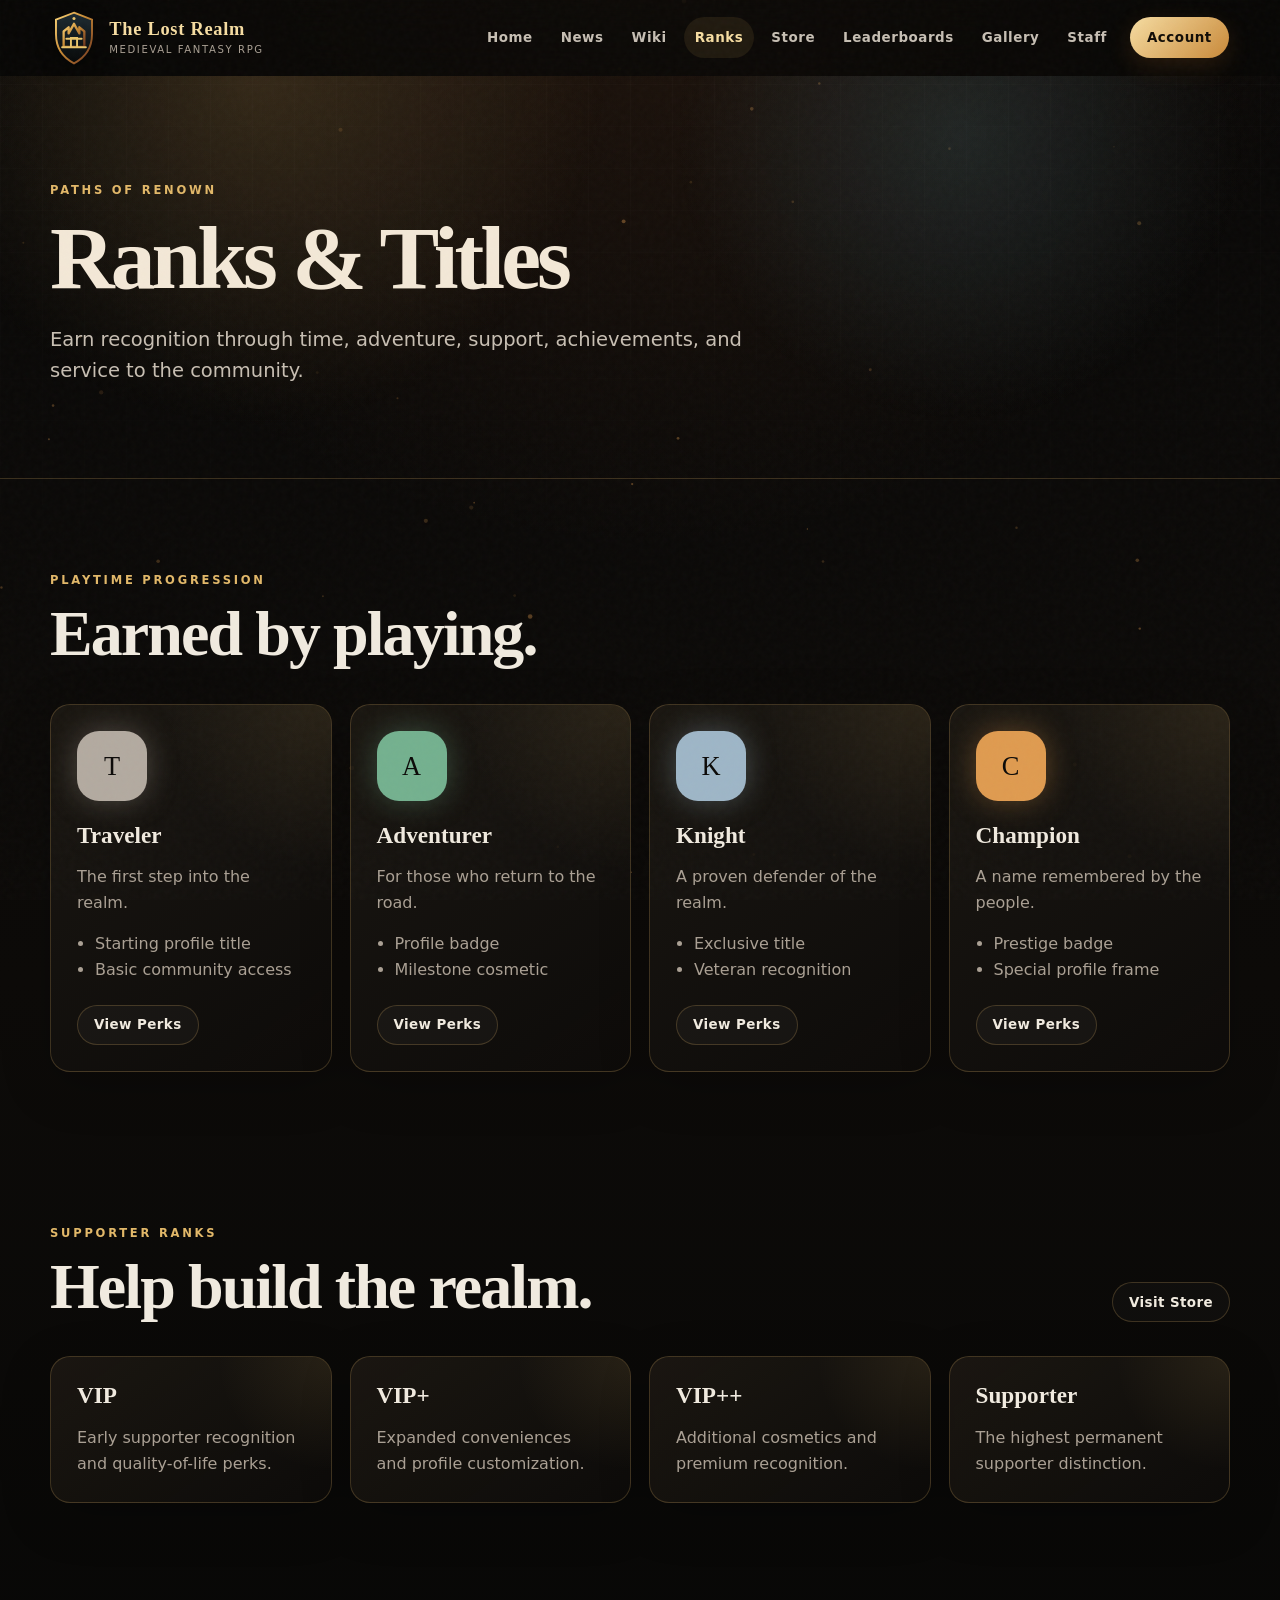
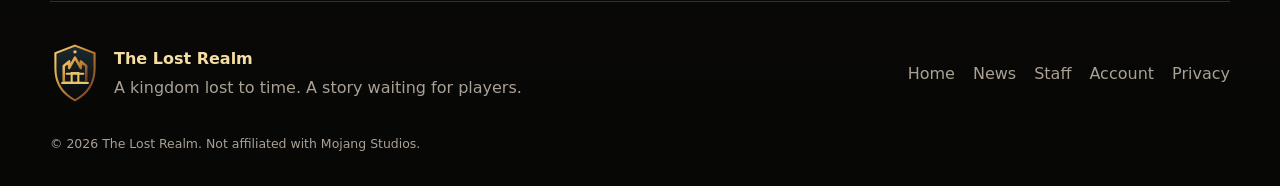
<file: frontend/ranks.html>
<!doctype html>
<html lang="en">
<head>
  <meta charset="utf-8">
  <meta name="viewport" content="width=device-width, initial-scale=1">
  <meta name="theme-color" content="#0d0a09">
  <meta name="description" content="The Lost Realm — a handcrafted medieval fantasy Minecraft RPG.">
  <title>Ranks | The Lost Realm</title>
  <link rel="icon" href="assets/img/favicon.svg" type="image/svg+xml">
  <link rel="stylesheet" href="assets/css/main.css">

</head>
<body class="">
  <canvas id="ember-canvas" aria-hidden="true"></canvas>
  <div class="site-noise" aria-hidden="true"></div>

  <header class="site-header" id="site-header">
    <a class="brand" href="index.html" aria-label="The Lost Realm home">
      <img src="assets/img/crest.svg" alt="">
      <span>
        <strong>The Lost Realm</strong>
        <small>Medieval Fantasy RPG</small>
      </span>
    </a>

    <button class="nav-toggle" id="nav-toggle" aria-expanded="false" aria-controls="main-nav">
      <span></span><span></span><span></span>
      <span class="sr-only">Toggle navigation</span>
    </button>

    <nav class="main-nav" id="main-nav">
      <a href="index.html">Home</a><a href="news.html">News</a><a href="wiki.html">Wiki</a><a class="active" href="ranks.html">Ranks</a><a href="store.html">Store</a><a href="leaderboards.html">Leaderboards</a><a href="gallery.html">Gallery</a><a href="staff.html">Staff</a>
      <a class="account-link" href="account.html">Account</a>
    </nav>
  </header>

  <main>

<section class="page-hero">
  <div class="container reveal">
    <p class="eyebrow">Paths of renown</p>
    <h1>Ranks & Titles</h1>
    <p class="lead">Earn recognition through time, adventure, support, achievements, and service to the community.</p>
  </div>
</section>

<section class="section">
  <div class="container">
    <div class="section-head reveal"><div><p class="eyebrow">Playtime progression</p><h2>Earned by playing.</h2></div></div>
    <div class="rank-grid">
      <article class="card rank-card reveal" style="--rank-color:#b3aaa0"><div class="rank-mark">T</div><h3>Traveler</h3><p>The first step into the realm.</p><ul><li>Starting profile title</li><li>Basic community access</li></ul><button class="button-small" data-preview-action="Rank benefits are earned through time and adventure in the realm.">View Perks</button></article>
      <article class="card rank-card reveal" style="--rank-color:#74b18f"><div class="rank-mark">A</div><h3>Adventurer</h3><p>For those who return to the road.</p><ul><li>Profile badge</li><li>Milestone cosmetic</li></ul><button class="button-small" data-preview-action="Rank benefits are earned through time and adventure in the realm.">View Perks</button></article>
      <article class="card rank-card reveal" style="--rank-color:#9eb6c7"><div class="rank-mark">K</div><h3>Knight</h3><p>A proven defender of the realm.</p><ul><li>Exclusive title</li><li>Veteran recognition</li></ul><button class="button-small" data-preview-action="Rank benefits are earned through time and adventure in the realm.">View Perks</button></article>
      <article class="card rank-card reveal" style="--rank-color:#df9b50"><div class="rank-mark">C</div><h3>Champion</h3><p>A name remembered by the people.</p><ul><li>Prestige badge</li><li>Special profile frame</li></ul><button class="button-small" data-preview-action="Rank benefits are earned through time and adventure in the realm.">View Perks</button></article>
    </div>
  </div>
</section>

<section class="section compact">
  <div class="container">
    <div class="section-head reveal"><div><p class="eyebrow">Supporter ranks</p><h2>Help build the realm.</h2></div><a class="button-ghost button-small" href="store.html">Visit Store</a></div>
    <div class="grid-4">
      <article class="card reveal"><h3>VIP</h3><p>Early supporter recognition and quality-of-life perks.</p></article>
      <article class="card reveal"><h3>VIP+</h3><p>Expanded conveniences and profile customization.</p></article>
      <article class="card reveal"><h3>VIP++</h3><p>Additional cosmetics and premium recognition.</p></article>
      <article class="card reveal"><h3>Supporter</h3><p>The highest permanent supporter distinction.</p></article>
    </div>
  </div>
</section>

  </main>

  <footer class="site-footer">
    <div>
      <img src="assets/img/crest.svg" alt="">
      <div>
        <strong>The Lost Realm</strong>
        <p>A kingdom lost to time. A story waiting for players.</p>
      </div>
    </div>
    <nav aria-label="Footer">
      <a href="index.html">Home</a>
      <a href="news.html">News</a>
      <a href="staff.html">Staff</a>
      <a href="account.html">Account</a>
    </nav>
    <p class="copyright">© <span id="year"></span> The Lost Realm. Not affiliated with Mojang Studios.</p>
  </footer>

  <div class="toast" id="toast" role="status" aria-live="polite"></div>

  <script src="assets/js/config.js"></script>
  <script src="assets/js/app.js"></script>

</body>
</html>
</file>
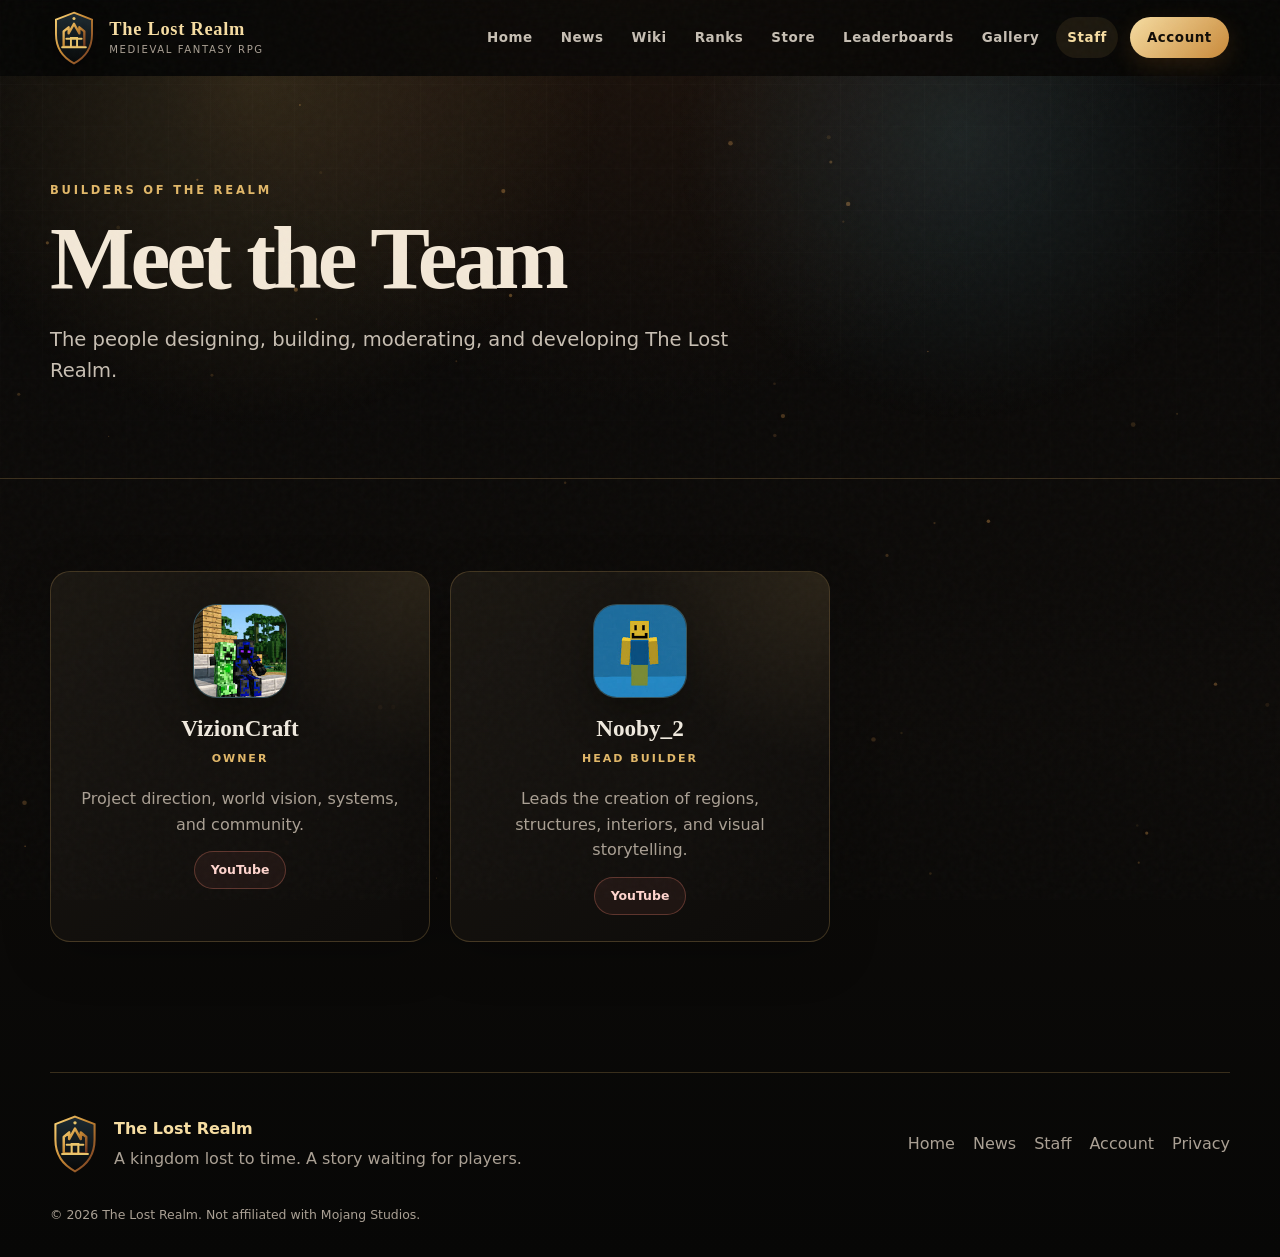
<file: frontend/staff.html>
<!doctype html>
<html lang="en">
<head>
  <meta charset="utf-8">
  <meta name="viewport" content="width=device-width, initial-scale=1">
  <meta name="theme-color" content="#0d0a09">
  <meta name="description" content="The Lost Realm — a handcrafted medieval fantasy Minecraft RPG.">
  <title>Staff | The Lost Realm</title>
  <link rel="icon" href="assets/img/favicon.svg" type="image/svg+xml">
  <link rel="stylesheet" href="assets/css/main.css">

</head>
<body class="">
  <canvas id="ember-canvas" aria-hidden="true"></canvas>
  <div class="site-noise" aria-hidden="true"></div>

  <header class="site-header" id="site-header">
    <a class="brand" href="index.html" aria-label="The Lost Realm home">
      <img src="assets/img/crest.svg" alt="">
      <span>
        <strong>The Lost Realm</strong>
        <small>Medieval Fantasy RPG</small>
      </span>
    </a>

    <button class="nav-toggle" id="nav-toggle" aria-expanded="false" aria-controls="main-nav">
      <span></span><span></span><span></span>
      <span class="sr-only">Toggle navigation</span>
    </button>

    <nav class="main-nav" id="main-nav">
      <a href="index.html">Home</a><a href="news.html">News</a><a href="wiki.html">Wiki</a><a href="ranks.html">Ranks</a><a href="store.html">Store</a><a href="leaderboards.html">Leaderboards</a><a href="gallery.html">Gallery</a><a class="active" href="staff.html">Staff</a>
      <a class="account-link" href="account.html">Account</a>
    </nav>
  </header>

  <main>

<section class="page-hero">
  <div class="container reveal">
    <p class="eyebrow">Builders of the realm</p>
    <h1>Meet the Team</h1>
    <p class="lead">The people designing, building, moderating, and developing The Lost Realm.</p>
  </div>
</section>

<section class="section">
  <div class="container staff-grid" data-staff-grid>
    <article class="card staff-card reveal">
      <img class="staff-head staff-head-image" src="assets/img/staff-vizioncraft.jpg" alt="VizionCraft profile image">
      <h3>VizionCraft</h3><span class="role">Owner</span>
      <p>Project direction, world vision, systems, and community.</p>
      <a class="staff-social" href="https://www.youtube.com/@VizionCraft1" target="_blank" rel="noopener noreferrer">YouTube</a>
    </article>
    <article class="card staff-card reveal">
      <img class="staff-head staff-head-image" src="assets/img/staff-nooby-2.jpg" alt="Nooby_2 profile image">
      <h3>Nooby_2</h3><span class="role">Head Builder</span>
      <p>Leads the creation of regions, structures, interiors, and visual storytelling.</p>
      <a class="staff-social" href="https://www.youtube.com/@Lord_Nooby2" target="_blank" rel="noopener noreferrer">YouTube</a>
    </article>
  </div>
</section>

  </main>

  <footer class="site-footer">
    <div>
      <img src="assets/img/crest.svg" alt="">
      <div>
        <strong>The Lost Realm</strong>
        <p>A kingdom lost to time. A story waiting for players.</p>
      </div>
    </div>
    <nav aria-label="Footer">
      <a href="index.html">Home</a>
      <a href="news.html">News</a>
      <a href="staff.html">Staff</a>
      <a href="account.html">Account</a>
    </nav>
    <p class="copyright">© <span id="year"></span> The Lost Realm. Not affiliated with Mojang Studios.</p>
  </footer>

  <div class="toast" id="toast" role="status" aria-live="polite"></div>

  <script src="assets/js/config.js"></script>
  <script src="assets/js/app.js"></script>

</body>
</html>
</file>
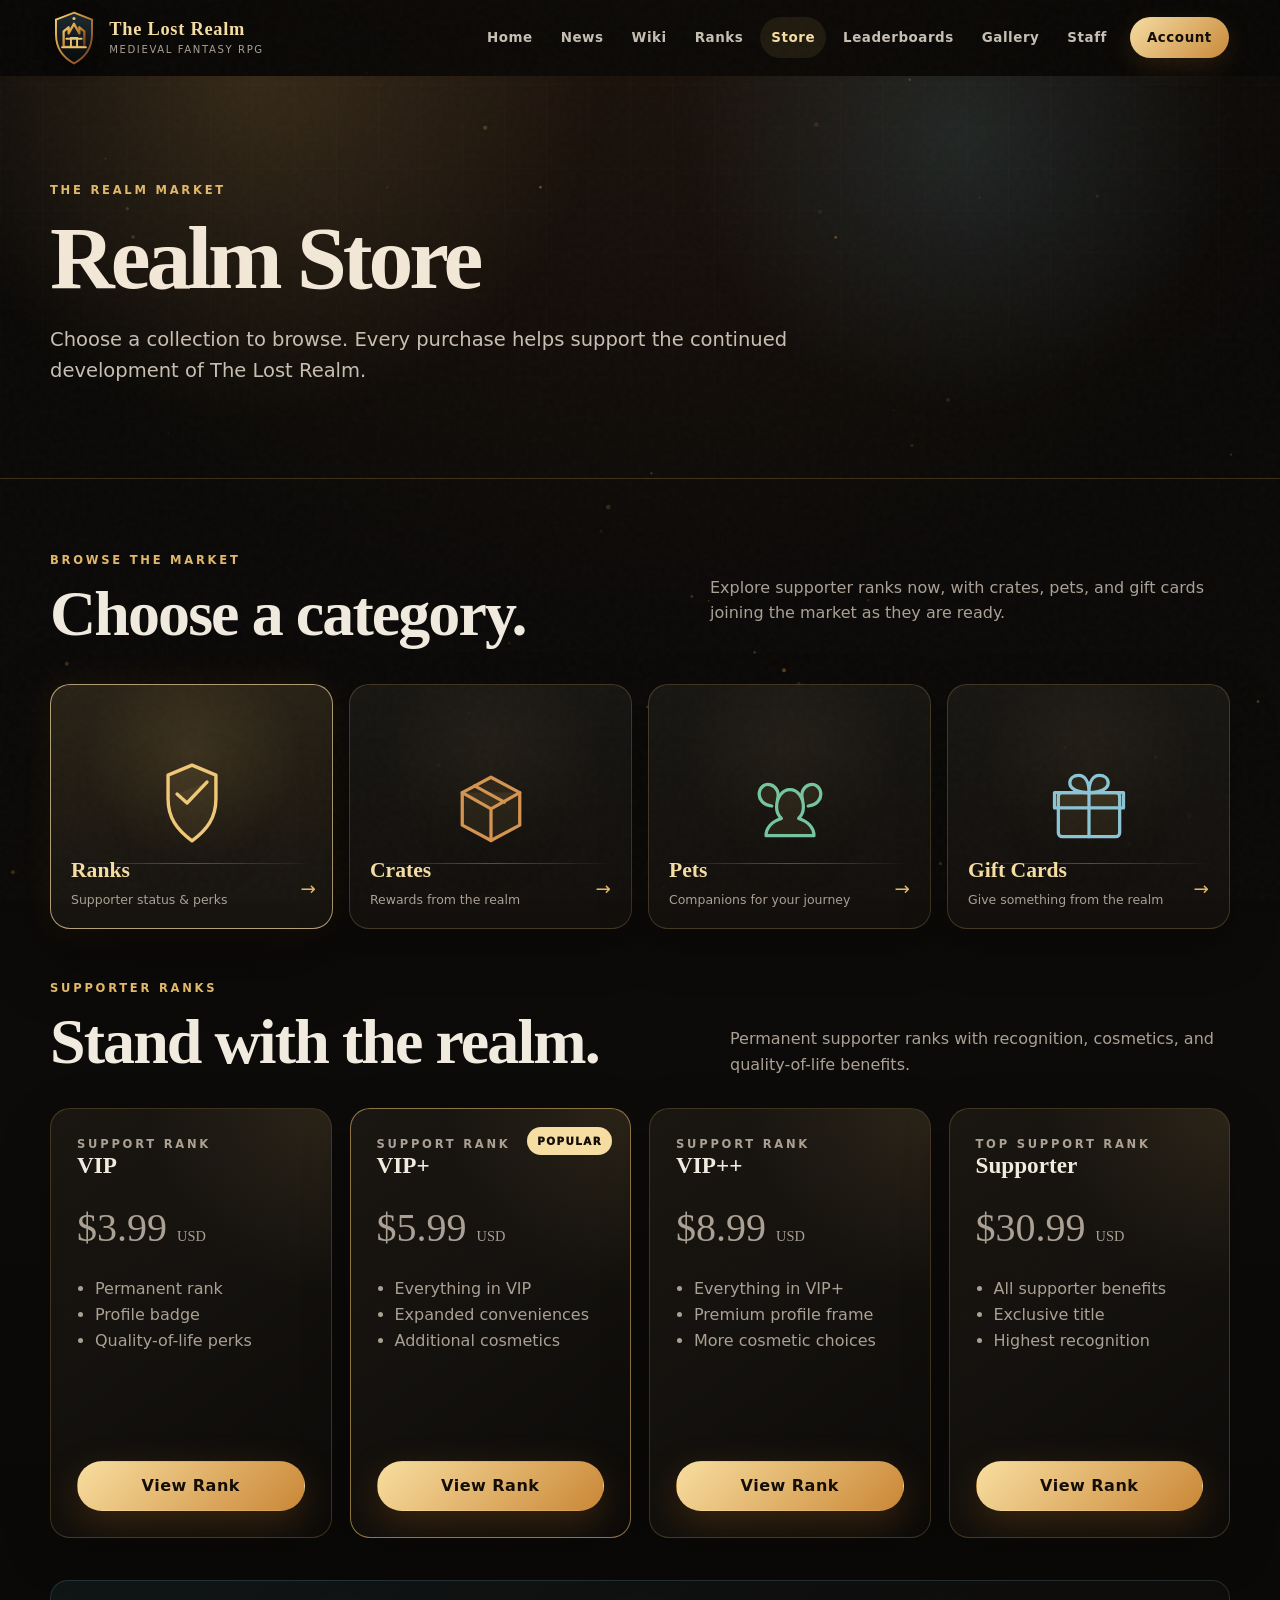
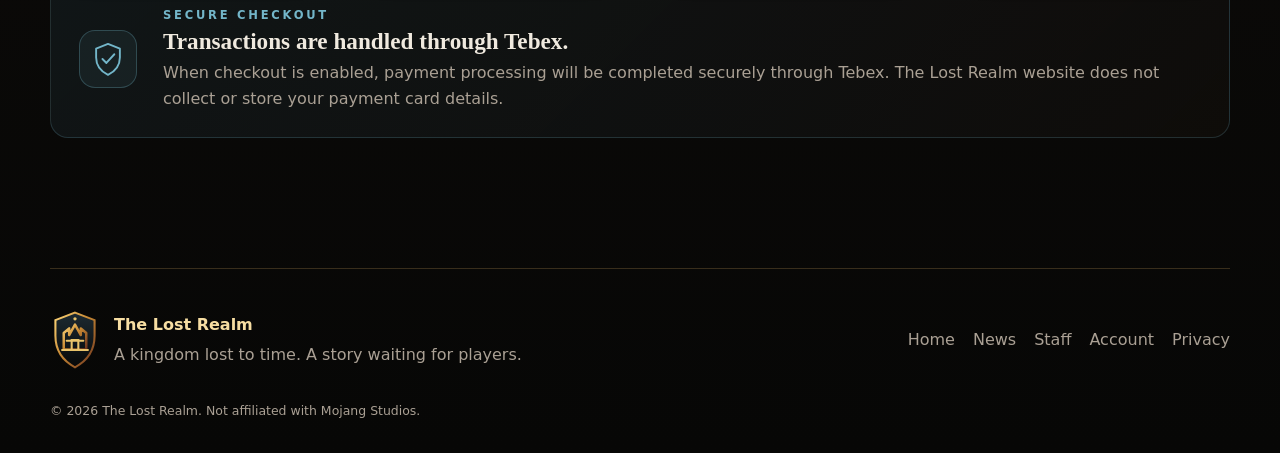
<file: frontend/store.html>
<!doctype html>
<html lang="en">
<head>
  <meta charset="utf-8">
  <meta name="viewport" content="width=device-width, initial-scale=1">
  <meta name="theme-color" content="#0d0a09">
  <meta name="description" content="The Lost Realm — a handcrafted medieval fantasy Minecraft RPG.">
  <title>Store | The Lost Realm</title>
  <link rel="icon" href="assets/img/favicon.svg" type="image/svg+xml">
  <link rel="stylesheet" href="assets/css/main.css">
</head>
<body class="">
  <canvas id="ember-canvas" aria-hidden="true"></canvas>
  <div class="site-noise" aria-hidden="true"></div>

  <header class="site-header" id="site-header">
    <a class="brand" href="index.html" aria-label="The Lost Realm home">
      <img src="assets/img/crest.svg" alt="">
      <span>
        <strong>The Lost Realm</strong>
        <small>Medieval Fantasy RPG</small>
      </span>
    </a>

    <button class="nav-toggle" id="nav-toggle" aria-expanded="false" aria-controls="main-nav">
      <span></span><span></span><span></span>
      <span class="sr-only">Toggle navigation</span>
    </button>

    <nav class="main-nav" id="main-nav">
      <a href="index.html">Home</a><a href="news.html">News</a><a href="wiki.html">Wiki</a><a href="ranks.html">Ranks</a><a class="active" href="store.html">Store</a><a href="leaderboards.html">Leaderboards</a><a href="gallery.html">Gallery</a><a href="staff.html">Staff</a>
      <a class="account-link" href="account.html">Account</a>
    </nav>
  </header>

  <main>
    <section class="page-hero store-hero">
      <div class="container reveal">
        <p class="eyebrow">The Realm Market</p>
        <h1>Realm Store</h1>
        <p class="lead">Choose a collection to browse. Every purchase helps support the continued development of The Lost Realm.</p>
      </div>
    </section>

    <section class="section store-market-section">
      <div class="container">
        <div class="section-head store-market-heading reveal">
          <div>
            <p class="eyebrow">Browse the market</p>
            <h2>Choose a category.</h2>
          </div>
          <p class="muted store-market-copy">Explore supporter ranks now, with crates, pets, and gift cards joining the market as they are ready.</p>
        </div>

        <div class="store-category-grid reveal" role="tablist" aria-label="Store categories">
          <button class="store-category active" type="button" role="tab" aria-selected="true" aria-controls="store-panel-ranks" id="store-tab-ranks" data-store-category="ranks">
            <span class="store-category-art store-category-art-ranks" aria-hidden="true">
              <svg viewBox="0 0 96 96" focusable="false">
                <path d="M48 10 72 20v24c0 19-9 31-24 42C33 75 24 63 24 44V20Z"/>
                <path d="m33 39 10 9 20-21"/>
              </svg>
            </span>
            <span class="store-category-label"><strong>Ranks</strong><small>Supporter status &amp; perks</small></span>
            <span class="store-category-arrow" aria-hidden="true">→</span>
          </button>

          <button class="store-category" type="button" role="tab" aria-selected="false" aria-controls="store-panel-crates" id="store-tab-crates" data-store-category="crates">
            <span class="store-category-art store-category-art-crates" aria-hidden="true">
              <svg viewBox="0 0 96 96" focusable="false">
                <path d="M18 34 48 18l30 16v34L48 84 18 68Z"/>
                <path d="m18 34 30 17 30-17M48 51v33M31 27l31 17"/>
              </svg>
            </span>
            <span class="store-category-label"><strong>Crates</strong><small>Rewards from the realm</small></span>
            <span class="store-category-arrow" aria-hidden="true">→</span>
          </button>

          <button class="store-category" type="button" role="tab" aria-selected="false" aria-controls="store-panel-pets" id="store-tab-pets" data-store-category="pets">
            <span class="store-category-art store-category-art-pets" aria-hidden="true">
              <svg viewBox="0 0 96 96" focusable="false">
                <path d="M29 48c-9-1-14-7-13-14 1-6 6-10 12-8 6 2 9 8 7 15M67 48c9-1 14-7 13-14-1-6-6-10-12-8-6 2-9 8-7 15"/>
                <path d="M48 31c-8 0-14 8-14 18 0 5 2 9 5 12-10 3-16 10-16 18h50c0-8-6-15-16-18 3-3 5-7 5-12 0-10-6-18-14-18Z"/>
              </svg>
            </span>
            <span class="store-category-label"><strong>Pets</strong><small>Companions for your journey</small></span>
            <span class="store-category-arrow" aria-hidden="true">→</span>
          </button>

          <button class="store-category" type="button" role="tab" aria-selected="false" aria-controls="store-panel-gift-cards" id="store-tab-gift-cards" data-store-category="gift-cards">
            <span class="store-category-art store-category-art-gifts" aria-hidden="true">
              <svg viewBox="0 0 96 96" focusable="false">
                <rect x="16" y="34" width="64" height="46" rx="4"/>
                <path d="M12 34h72v16H12zM48 34v46"/>
                <path d="M48 34c-12 0-20-4-20-10 0-5 4-8 9-8 7 0 11 7 11 18Zm0 0c12 0 20-4 20-10 0-5-4-8-9-8-7 0-11 7-11 18Z"/>
              </svg>
            </span>
            <span class="store-category-label"><strong>Gift Cards</strong><small>Give something from the realm</small></span>
            <span class="store-category-arrow" aria-hidden="true">→</span>
          </button>
        </div>

        <div class="store-category-panels">
          <section class="store-category-panel active" id="store-panel-ranks" role="tabpanel" aria-labelledby="store-tab-ranks" data-store-panel="ranks">
            <div class="store-panel-head reveal">
              <div>
                <p class="eyebrow">Supporter Ranks</p>
                <h2>Stand with the realm.</h2>
              </div>
              <p class="muted">Permanent supporter ranks with recognition, cosmetics, and quality-of-life benefits.</p>
            </div>

            <div class="store-grid">
              <article class="card store-card reveal">
                <p class="eyebrow">Support Rank</p>
                <h3>VIP</h3>
                <p class="price">$3.99 <small>USD</small></p>
                <ul><li>Permanent rank</li><li>Profile badge</li><li>Quality-of-life perks</li></ul>
                <button class="button" data-preview-action="Purchases are handled through the official Lost Realm store.">View Rank</button>
              </article>

              <article class="card store-card featured reveal">
                <p class="eyebrow">Support Rank</p>
                <h3>VIP+</h3>
                <p class="price">$5.99 <small>USD</small></p>
                <ul><li>Everything in VIP</li><li>Expanded conveniences</li><li>Additional cosmetics</li></ul>
                <button class="button" data-preview-action="Purchases are handled through the official Lost Realm store.">View Rank</button>
              </article>

              <article class="card store-card reveal">
                <p class="eyebrow">Support Rank</p>
                <h3>VIP++</h3>
                <p class="price">$8.99 <small>USD</small></p>
                <ul><li>Everything in VIP+</li><li>Premium profile frame</li><li>More cosmetic choices</li></ul>
                <button class="button" data-preview-action="Purchases are handled through the official Lost Realm store.">View Rank</button>
              </article>

              <article class="card store-card reveal">
                <p class="eyebrow">Top Support Rank</p>
                <h3>Supporter</h3>
                <p class="price">$30.99 <small>USD</small></p>
                <ul><li>All supporter benefits</li><li>Exclusive title</li><li>Highest recognition</li></ul>
                <button class="button" data-preview-action="Purchases are handled through the official Lost Realm store.">View Rank</button>
              </article>
            </div>
          </section>

          <section class="store-category-panel" id="store-panel-crates" role="tabpanel" aria-labelledby="store-tab-crates" data-store-panel="crates" hidden>
            <div class="store-coming-soon card reveal">
              <span class="store-coming-mark" aria-hidden="true">✦</span>
              <p class="eyebrow">Crates</p>
              <h2>Rewards are being prepared.</h2>
              <p>Crates will appear here once their rewards and purchase options are finalised. Nothing is being sold from this category yet.</p>
              <span class="store-status-pill">Coming soon</span>
            </div>
          </section>

          <section class="store-category-panel" id="store-panel-pets" role="tabpanel" aria-labelledby="store-tab-pets" data-store-panel="pets" hidden>
            <div class="store-coming-soon card reveal">
              <span class="store-coming-mark" aria-hidden="true">✦</span>
              <p class="eyebrow">Pets</p>
              <h2>Companions are on the way.</h2>
              <p>Future server-side pets will live here, with their exact appearance and benefits shown before they become available.</p>
              <span class="store-status-pill">Coming soon</span>
            </div>
          </section>

          <section class="store-category-panel" id="store-panel-gift-cards" role="tabpanel" aria-labelledby="store-tab-gift-cards" data-store-panel="gift-cards" hidden>
            <div class="store-coming-soon card reveal">
              <span class="store-coming-mark" aria-hidden="true">✦</span>
              <p class="eyebrow">Gift Cards</p>
              <h2>Give the realm to someone else.</h2>
              <p>Gift card options will appear here if they are added to the store. No gift cards are available for purchase yet.</p>
              <span class="store-status-pill">Coming soon</span>
            </div>
          </section>
        </div>

        <aside class="store-payment-note reveal" aria-label="Payment information">
          <div class="store-payment-icon" aria-hidden="true">
            <svg viewBox="0 0 48 48" focusable="false"><path d="M24 5 39 11v11c0 10-5 17-15 22C14 39 9 32 9 22V11Z"/><path d="m17 24 5 5 10-11"/></svg>
          </div>
          <div>
            <p class="eyebrow">Secure checkout</p>
            <h3>Transactions are handled through Tebex.</h3>
            <p>When checkout is enabled, payment processing will be completed securely through Tebex. The Lost Realm website does not collect or store your payment card details.</p>
          </div>
        </aside>
      </div>
    </section>
  </main>

  <footer class="site-footer">
    <div>
      <img src="assets/img/crest.svg" alt="">
      <div>
        <strong>The Lost Realm</strong>
        <p>A kingdom lost to time. A story waiting for players.</p>
      </div>
    </div>
    <nav aria-label="Footer">
      <a href="index.html">Home</a>
      <a href="news.html">News</a>
      <a href="staff.html">Staff</a>
      <a href="account.html">Account</a>
    </nav>
    <p class="copyright">© <span id="year"></span> The Lost Realm. Not affiliated with Mojang Studios.</p>
  </footer>

  <div class="toast" id="toast" role="status" aria-live="polite"></div>

  <script src="assets/js/config.js"></script>
  <script src="assets/js/app.js"></script>
  <script src="assets/js/store.js"></script>
</body>
</html>
</file>
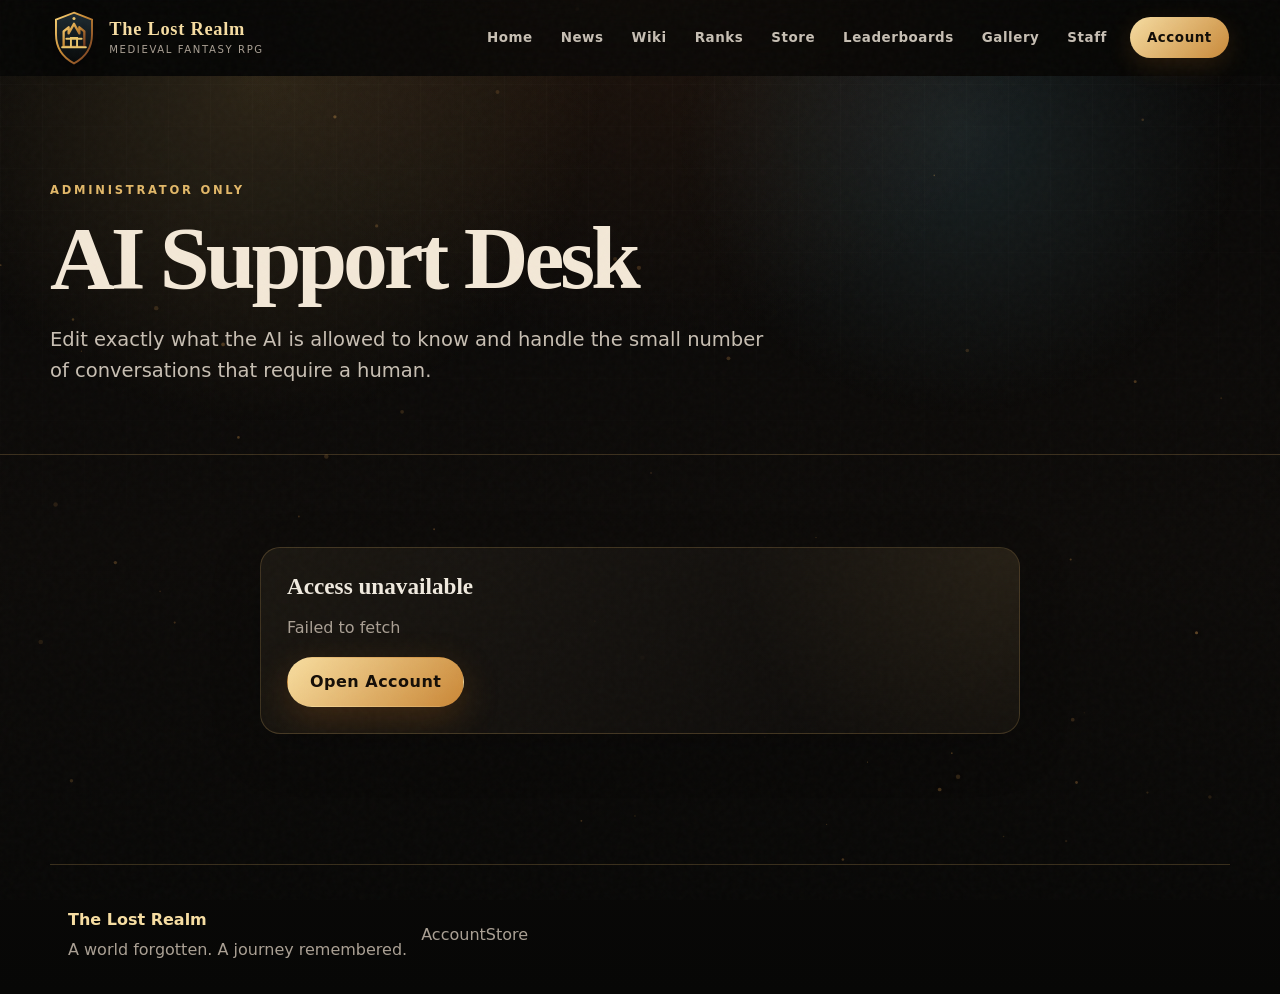
<file: frontend/support-ai.html>
<!doctype html>
<html lang="en">
<head>
  <meta charset="utf-8">
  <meta name="viewport" content="width=device-width, initial-scale=1">
  <meta name="theme-color" content="#0d0a09">
  <meta name="description" content="The Lost Realm AI Support administration.">
  <title>AI Support | The Lost Realm</title>
  <link rel="icon" href="assets/img/favicon.svg" type="image/svg+xml">
  <link rel="stylesheet" href="assets/css/main.css">
  <link rel="stylesheet" href="assets/css/support-admin.css">
</head>
<body>
  <canvas id="ember-canvas" aria-hidden="true"></canvas>
  <div class="site-noise" aria-hidden="true"></div>
  <header class="site-header" id="site-header">
    <a class="brand" href="index.html" aria-label="The Lost Realm home">
      <img src="assets/img/crest.svg" alt=""><span><strong>The Lost Realm</strong><small>Medieval Fantasy RPG</small></span>
    </a>
    <button class="nav-toggle" id="nav-toggle" aria-expanded="false" aria-controls="main-nav"><span></span><span></span><span></span><span class="sr-only">Toggle navigation</span></button>
    <nav class="main-nav" id="main-nav">
      <a href="index.html">Home</a><a href="news.html">News</a><a href="wiki.html">Wiki</a><a href="ranks.html">Ranks</a><a href="store.html">Store</a><a href="leaderboards.html">Leaderboards</a><a href="gallery.html">Gallery</a><a href="staff.html">Staff</a><a class="account-link" href="account.html">Account</a>
    </nav>
  </header>

  <main>
    <section class="page-hero support-admin-hero"><div class="container reveal">
      <p class="eyebrow">Administrator only</p><h1>AI Support Desk</h1>
      <p class="lead">Edit exactly what the AI is allowed to know and handle the small number of conversations that require a human.</p>
    </div></section>

    <section class="section"><div class="container">
      <div id="support-guard" class="card support-guard"><h3>Checking administrator access...</h3><p class="muted">The support database is never exposed directly to visitors.</p></div>

      <div id="support-app" class="hidden">
        <div class="support-tabs" role="tablist" aria-label="Support administration">
          <button type="button" class="button support-tab active" data-tab="knowledge">Knowledge Base</button>
          <button type="button" class="button-ghost support-tab" data-tab="queue">Human Queue <span id="queue-count" class="support-count">0</span></button>
          <button type="button" class="button-ghost support-tab" data-tab="settings">AI Settings</button>
        </div>

        <section class="support-panel" id="panel-knowledge">
          <div class="support-panel-heading"><div><p class="eyebrow">Approved knowledge only</p><h2>What the AI knows</h2><p class="muted">If information is not here, the AI is instructed not to invent it.</p></div><button class="button" id="new-kb" type="button">+ Add Knowledge</button></div>
          <div class="support-grid"><div class="card support-list-card"><div id="kb-list" class="support-list"></div></div>
          <form id="kb-form" class="card support-editor hidden">
            <input type="hidden" id="kb-id">
            <div class="field"><label for="kb-category">Category</label><input id="kb-category" maxlength="80" placeholder="Accounts, Pets, Store, Rules..."></div>
            <div class="field"><label for="kb-title">Title</label><input id="kb-title" maxlength="160" required placeholder="How Minecraft linking works"></div>
            <div class="field"><label for="kb-tags">Search tags</label><input id="kb-tags" maxlength="500" placeholder="link account code minecraft website"></div>
            <div class="field"><label for="kb-content">Approved knowledge</label><textarea id="kb-content" rows="12" maxlength="8000" required placeholder="Write the exact facts the AI is allowed to use..."></textarea></div>
            <label class="support-check"><input id="kb-active" type="checkbox" checked> Active — AI may use this entry</label>
            <div class="inline-actions"><button class="button" type="submit">Save Knowledge</button><button class="button-ghost" type="button" id="cancel-kb">Cancel</button><button class="text-button danger" type="button" id="delete-kb">Delete</button></div>
            <p class="form-result" id="kb-result" role="status"></p>
          </form></div>
        </section>

        <section class="support-panel hidden" id="panel-queue">
          <div class="support-panel-heading"><div><p class="eyebrow">AI paused</p><h2>Human support queue</h2><p class="muted">The AI cannot answer these threads while they are assigned to a human.</p></div><button class="button-ghost" id="refresh-queue" type="button">Refresh</button></div>
          <div class="support-grid"><div class="card support-list-card"><div id="ticket-list" class="support-list"></div></div>
          <article class="card support-ticket hidden" id="ticket-view"><div id="ticket-meta"></div><div id="ticket-messages" class="ticket-messages"></div>
            <form id="human-reply-form"><div class="field"><label for="human-reply">Human reply</label><textarea id="human-reply" rows="7" maxlength="12000" placeholder="Write your reply as The Lost Realm Support..."></textarea></div><div class="inline-actions"><button class="button" type="submit">Send Human Reply</button><button class="button-ghost" type="button" id="return-ai">Return Thread to AI</button><button class="text-button danger" type="button" id="close-ticket">Close Ticket</button></div><p class="form-result" id="ticket-result" role="status"></p></form>
          </article></div>
        </section>

        <section class="support-panel hidden" id="panel-settings">
          <div class="support-panel-heading"><div><p class="eyebrow">Editable behaviour text</p><h2>Support settings</h2><p class="muted">These settings change the disclosure and human-handoff wording without changing code.</p></div></div>
          <form id="settings-form" class="card support-settings">
            <div class="field"><label for="set-ai-name">AI display name</label><input id="set-ai-name" maxlength="200"></div>
            <div class="field"><label for="set-human-phrase">Exact human request phrase</label><input id="set-human-phrase" maxlength="200"></div>
            <div class="field"><label for="set-signature">Support signature</label><textarea id="set-signature" rows="2" maxlength="1000"></textarea></div>
            <div class="field"><label for="set-footer">AI-written disclosure footer</label><textarea id="set-footer" rows="7" maxlength="6000"></textarea></div>
            <div class="field"><label for="set-human-message">Message when AI needs a human</label><textarea id="set-human-message" rows="7" maxlength="6000"></textarea></div>
            <button class="button" type="submit">Save Settings</button><p class="form-result" id="settings-result" role="status"></p>
          </form>
        </section>
      </div>
    </div></section>
  </main>

  <footer class="site-footer"><div class="container footer-inner"><div><strong>The Lost Realm</strong><p>A world forgotten. A journey remembered.</p></div><div><a href="account.html">Account</a><a href="store.html">Store</a></div></div></footer>
  <script src="assets/js/config.js"></script><script src="assets/js/app.js"></script><script src="assets/js/support-admin.js"></script>
</body>
</html>
</file>
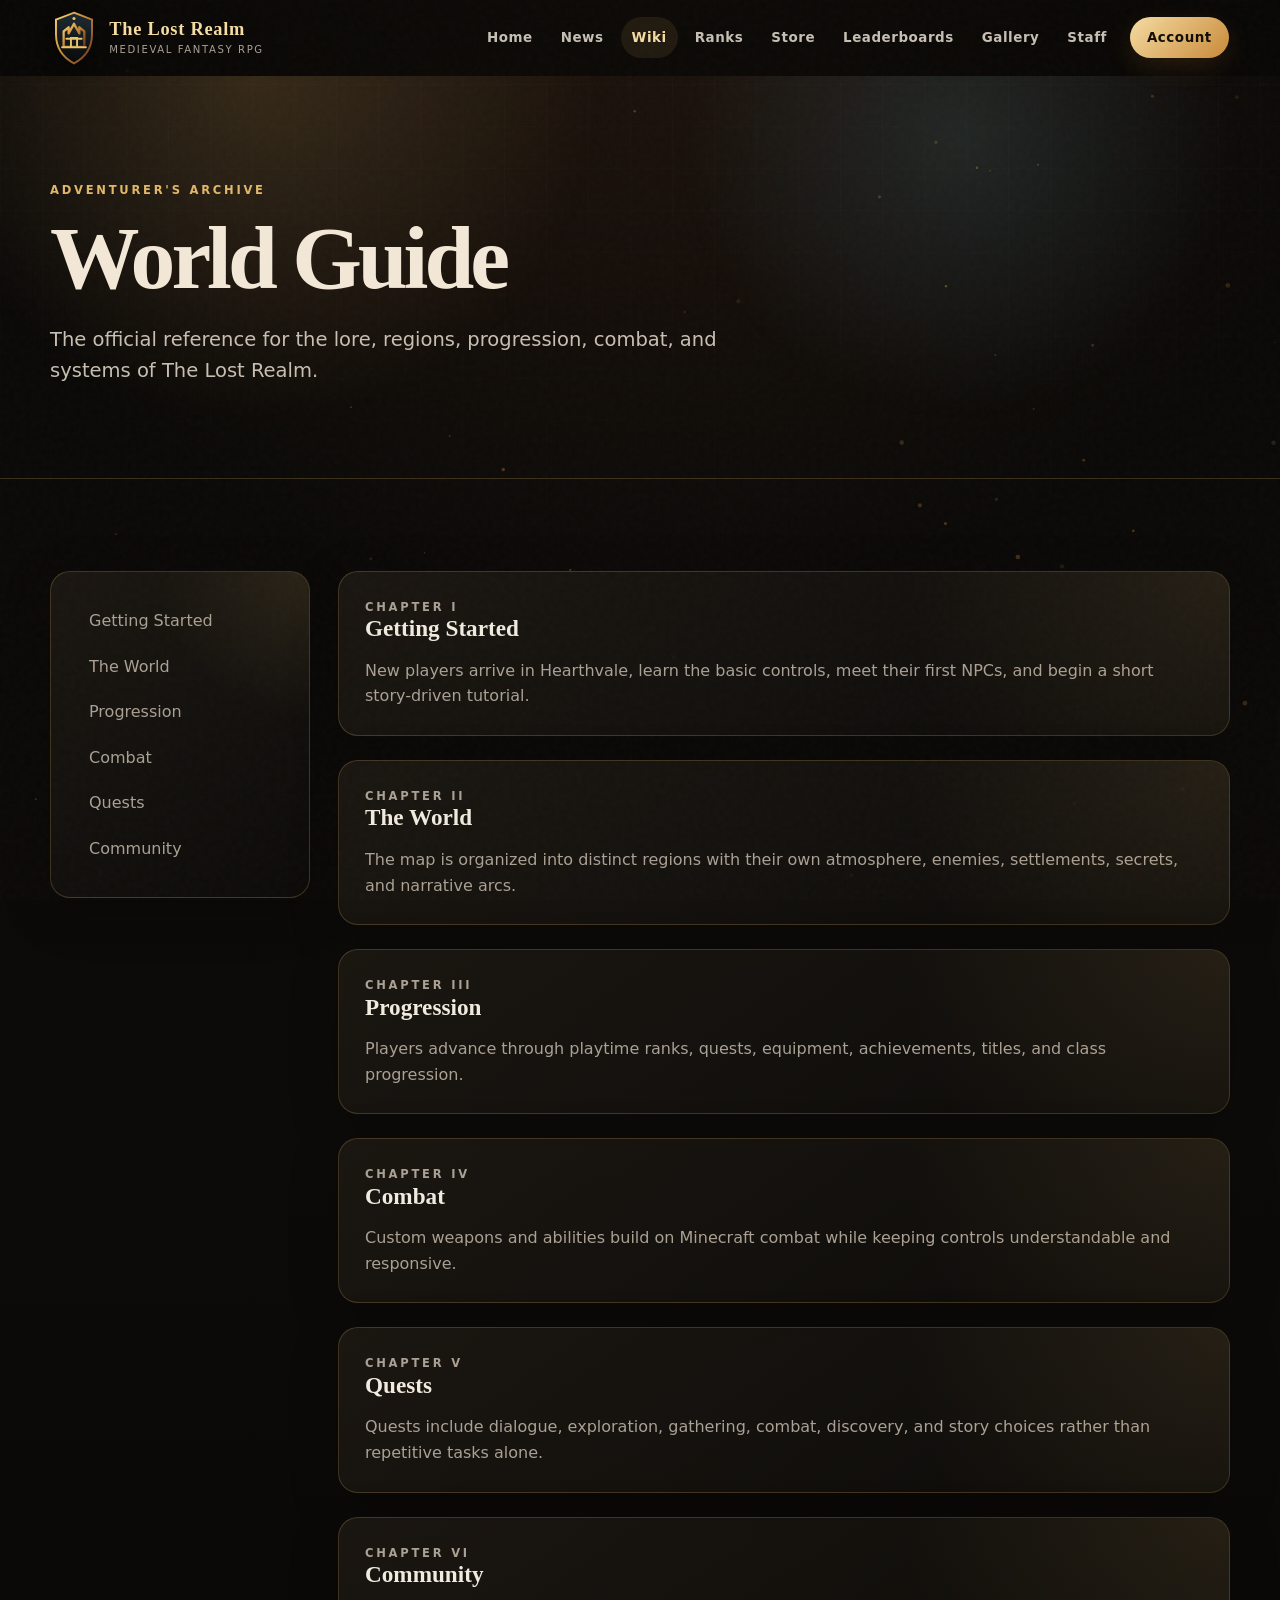
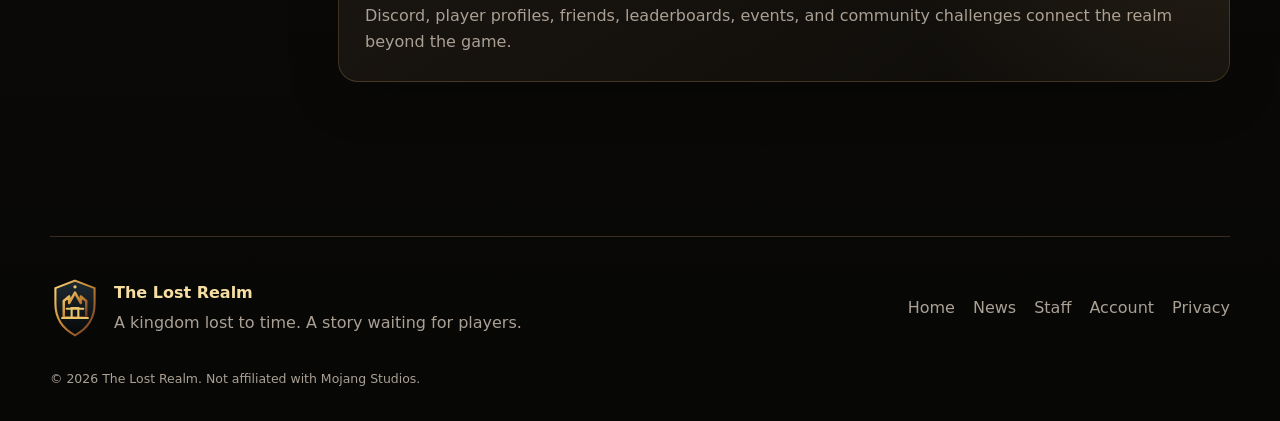
<file: frontend/wiki.html>
<!doctype html>
<html lang="en">
<head>
  <meta charset="utf-8">
  <meta name="viewport" content="width=device-width, initial-scale=1">
  <meta name="theme-color" content="#0d0a09">
  <meta name="description" content="The Lost Realm — a handcrafted medieval fantasy Minecraft RPG.">
  <title>Wiki | The Lost Realm</title>
  <link rel="icon" href="assets/img/favicon.svg" type="image/svg+xml">
  <link rel="stylesheet" href="assets/css/main.css">

</head>
<body class="">
  <canvas id="ember-canvas" aria-hidden="true"></canvas>
  <div class="site-noise" aria-hidden="true"></div>

  <header class="site-header" id="site-header">
    <a class="brand" href="index.html" aria-label="The Lost Realm home">
      <img src="assets/img/crest.svg" alt="">
      <span>
        <strong>The Lost Realm</strong>
        <small>Medieval Fantasy RPG</small>
      </span>
    </a>

    <button class="nav-toggle" id="nav-toggle" aria-expanded="false" aria-controls="main-nav">
      <span></span><span></span><span></span>
      <span class="sr-only">Toggle navigation</span>
    </button>

    <nav class="main-nav" id="main-nav">
      <a href="index.html">Home</a><a href="news.html">News</a><a class="active" href="wiki.html">Wiki</a><a href="ranks.html">Ranks</a><a href="store.html">Store</a><a href="leaderboards.html">Leaderboards</a><a href="gallery.html">Gallery</a><a href="staff.html">Staff</a>
      <a class="account-link" href="account.html">Account</a>
    </nav>
  </header>

  <main>

<section class="page-hero">
  <div class="container reveal">
    <p class="eyebrow">Adventurer's archive</p>
    <h1>World Guide</h1>
    <p class="lead">The official reference for the lore, regions, progression, combat, and systems of The Lost Realm.</p>
  </div>
</section>

<section class="section">
  <div class="container wiki-layout">
    <aside class="card wiki-nav reveal">
      <a href="#getting-started">Getting Started</a>
      <a href="#world">The World</a>
      <a href="#progression">Progression</a>
      <a href="#combat">Combat</a>
      <a href="#quests">Quests</a>
      <a href="#community">Community</a>
    </aside>

    <div class="wiki-content">
      <article class="card reveal" id="getting-started">
        <p class="eyebrow">Chapter I</p><h3>Getting Started</h3>
        <p>New players arrive in Hearthvale, learn the basic controls, meet their first NPCs, and begin a short story-driven tutorial.</p>
      </article>
      <article class="card reveal" id="world">
        <p class="eyebrow">Chapter II</p><h3>The World</h3>
        <p>The map is organized into distinct regions with their own atmosphere, enemies, settlements, secrets, and narrative arcs.</p>
      </article>
      <article class="card reveal" id="progression">
        <p class="eyebrow">Chapter III</p><h3>Progression</h3>
        <p>Players advance through playtime ranks, quests, equipment, achievements, titles, and class progression.</p>
      </article>
      <article class="card reveal" id="combat">
        <p class="eyebrow">Chapter IV</p><h3>Combat</h3>
        <p>Custom weapons and abilities build on Minecraft combat while keeping controls understandable and responsive.</p>
      </article>
      <article class="card reveal" id="quests">
        <p class="eyebrow">Chapter V</p><h3>Quests</h3>
        <p>Quests include dialogue, exploration, gathering, combat, discovery, and story choices rather than repetitive tasks alone.</p>
      </article>
      <article class="card reveal" id="community">
        <p class="eyebrow">Chapter VI</p><h3>Community</h3>
        <p>Discord, player profiles, friends, leaderboards, events, and community challenges connect the realm beyond the game.</p>
      </article>
    </div>
  </div>
</section>

  </main>

  <footer class="site-footer">
    <div>
      <img src="assets/img/crest.svg" alt="">
      <div>
        <strong>The Lost Realm</strong>
        <p>A kingdom lost to time. A story waiting for players.</p>
      </div>
    </div>
    <nav aria-label="Footer">
      <a href="index.html">Home</a>
      <a href="news.html">News</a>
      <a href="staff.html">Staff</a>
      <a href="account.html">Account</a>
    </nav>
    <p class="copyright">© <span id="year"></span> The Lost Realm. Not affiliated with Mojang Studios.</p>
  </footer>

  <div class="toast" id="toast" role="status" aria-live="polite"></div>

  <script src="assets/js/config.js"></script>
  <script src="assets/js/app.js"></script>

</body>
</html>
</file>
<file: frontend/assets/css/main.css>
:root {
  --bg: #090807;
  --bg-soft: #11100e;
  --panel: rgba(22, 19, 16, .86);
  --panel-strong: #191510;
  --line: rgba(226, 184, 105, .22);
  --gold: #e2b869;
  --gold-light: #f6dda2;
  --copper: #a95c36;
  --blue: #73b6c9;
  --green: #72c89b;
  --red: #d07063;
  --text: #f0eadf;
  --muted: #aaa094;
  --shadow: 0 24px 70px rgba(0,0,0,.52);
  --radius: 20px;
  --header-height: 76px;
}

* { box-sizing: border-box; }
html { scroll-behavior: smooth; }
body {
  margin: 0;
  min-height: 100vh;
  background:
    radial-gradient(circle at 50% -10%, rgba(133, 74, 37, .22), transparent 35%),
    linear-gradient(#090807, #0d0b09 55%, #070706);
  color: var(--text);
  font-family: Inter, ui-sans-serif, system-ui, -apple-system, BlinkMacSystemFont, "Segoe UI", sans-serif;
  line-height: 1.6;
  overflow-x: hidden;
}
body::before {
  content: "";
  position: fixed;
  inset: 0;
  pointer-events: none;
  background:
    linear-gradient(90deg, rgba(255,255,255,.018) 1px, transparent 1px),
    linear-gradient(rgba(255,255,255,.014) 1px, transparent 1px);
  background-size: 42px 42px;
  mask-image: linear-gradient(to bottom, black, transparent 80%);
  z-index: -1;
}
img { max-width: 100%; display: block; }
a { color: inherit; text-decoration: none; }
button, input, textarea, select { font: inherit; }
button { cursor: pointer; }
.sr-only { position: absolute; width: 1px; height: 1px; overflow: hidden; clip: rect(0,0,0,0); white-space: nowrap; }
.hidden { display: none !important; }

#ember-canvas {
  position: fixed;
  inset: 0;
  z-index: -3;
  width: 100%;
  height: 100%;
  pointer-events: none;
}
.site-noise {
  position: fixed;
  inset: 0;
  pointer-events: none;
  z-index: 999;
  opacity: .045;
  background-image: url("data:image/svg+xml,%3Csvg viewBox='0 0 180 180' xmlns='http://www.w3.org/2000/svg'%3E%3Cfilter id='n'%3E%3CfeTurbulence type='fractalNoise' baseFrequency='.9' numOctaves='4' stitchTiles='stitch'/%3E%3C/filter%3E%3Crect width='100%25' height='100%25' filter='url(%23n)' opacity='.55'/%3E%3C/svg%3E");
}

.site-header {
  position: sticky;
  top: 0;
  z-index: 50;
  min-height: var(--header-height);
  padding: 10px clamp(18px, 4vw, 64px);
  display: flex;
  align-items: center;
  justify-content: space-between;
  gap: 26px;
  background: rgba(8, 7, 6, .72);
  border-bottom: 1px solid transparent;
  backdrop-filter: blur(18px);
  transition: border-color .25s, background .25s;
}
.site-header.scrolled {
  border-color: var(--line);
  background: rgba(8, 7, 6, .9);
}
.brand { display: flex; align-items: center; gap: 12px; min-width: max-content; }
.brand img { width: 46px; height: 54px; filter: drop-shadow(0 6px 10px rgba(0,0,0,.45)); }
.brand span { display: grid; line-height: 1.08; }
.brand strong { font-family: Georgia, "Times New Roman", serif; color: var(--gold-light); font-size: 1.15rem; letter-spacing: .04em; }
.brand small { margin-top: 5px; color: var(--muted); text-transform: uppercase; letter-spacing: .16em; font-size: .63rem; }

.main-nav { display: flex; align-items: center; gap: 6px; }
.main-nav a {
  padding: 10px 11px;
  color: #c7bfb4;
  font-size: .84rem;
  font-weight: 700;
  letter-spacing: .04em;
  border-radius: 999px;
  transition: .2s ease;
}
.main-nav a:hover, .main-nav a.active { color: var(--gold-light); background: rgba(226,184,105,.09); }
.main-nav .account-link {
  margin-left: 6px;
  padding-inline: 17px;
  color: #120d07;
  background: linear-gradient(135deg, var(--gold-light), #c98939);
  box-shadow: 0 8px 24px rgba(183, 113, 38, .18);
}
.main-nav .account-link:hover { color: #120d07; transform: translateY(-1px); background: linear-gradient(135deg, #ffe7ac, #dfa44e); }

.nav-toggle { display: none; border: 0; background: transparent; padding: 9px; }
.nav-toggle span:not(.sr-only) { display: block; width: 25px; height: 2px; margin: 5px; background: var(--gold-light); transition: .2s; }

main { min-height: 70vh; }
.container { width: min(1180px, calc(100% - 36px)); margin-inline: auto; }
.narrow { width: min(850px, calc(100% - 36px)); margin-inline: auto; }
.section { padding: 92px 0; position: relative; }
.section.compact { padding: 60px 0; }
.section-head { display: flex; justify-content: space-between; align-items: end; gap: 24px; margin-bottom: 34px; }
.section-head.center { text-align: center; display: block; max-width: 760px; margin-inline: auto; margin-bottom: 42px; }
.eyebrow {
  color: var(--gold);
  font-size: .72rem;
  font-weight: 900;
  text-transform: uppercase;
  letter-spacing: .24em;
  margin: 0 0 10px;
}
h1, h2, h3, h4 { font-family: Georgia, "Times New Roman", serif; line-height: 1.1; margin: 0; }
h1 { font-size: clamp(3.2rem, 9vw, 7.8rem); letter-spacing: -.045em; }
h2 { font-size: clamp(2.1rem, 5vw, 4rem); letter-spacing: -.03em; }
h3 { font-size: 1.45rem; }
.lead { color: #c8bfb3; font-size: clamp(1rem, 2vw, 1.22rem); max-width: 730px; }
.muted { color: var(--muted); }
.gold { color: var(--gold-light); }

.button, .button-ghost, .button-small {
  display: inline-flex;
  align-items: center;
  justify-content: center;
  gap: 9px;
  min-height: 50px;
  padding: 0 22px;
  border-radius: 999px;
  border: 1px solid transparent;
  font-weight: 900;
  letter-spacing: .03em;
  transition: .22s ease;
}
.button {
  color: #150e07;
  background: linear-gradient(135deg, #f8dea0, #ca8736);
  box-shadow: 0 12px 36px rgba(178, 105, 31, .26);
}
.button:hover { transform: translateY(-2px); box-shadow: 0 18px 42px rgba(178,105,31,.34); }
.button-ghost { color: var(--text); border-color: var(--line); background: rgba(255,255,255,.025); }
.button-ghost:hover { border-color: rgba(226,184,105,.55); background: rgba(226,184,105,.08); transform: translateY(-2px); }
.button-small { min-height: 40px; padding-inline: 16px; font-size: .84rem; }
.inline-actions { display: flex; flex-wrap: wrap; gap: 12px; align-items: center; }

.hero {
  min-height: calc(100vh - var(--header-height));
  position: relative;
  display: grid;
  place-items: center;
  isolation: isolate;
  overflow: hidden;
  border-bottom: 1px solid var(--line);
}
.hero::before {
  content: "";
  position: absolute;
  inset: 0;
  z-index: -3;
  background:
    linear-gradient(to bottom, rgba(7,6,5,.18), #090807 96%),
    var(--managed-image, url("../img/scene-castle.svg")) center 43% / cover no-repeat;
  filter: saturate(.88);
  transform: scale(1.04);
}
.hero::after {
  content: "";
  position: absolute;
  inset: 0;
  z-index: -2;
  background:
    radial-gradient(circle at 50% 35%, transparent 0 25%, rgba(5,4,3,.32) 60%, #090807 92%),
    linear-gradient(90deg, rgba(6,5,4,.6), transparent 45%, rgba(6,5,4,.36));
}
.hero-content {
  width: min(1120px, calc(100% - 36px));
  padding: 92px 0 120px;
  text-align: center;
}
.hero-crest { width: 96px; margin: 0 auto 14px; filter: drop-shadow(0 16px 28px rgba(0,0,0,.55)); animation: float 5s ease-in-out infinite; }
.hero-kicker { display: inline-flex; gap: 9px; align-items: center; padding: 8px 14px; border: 1px solid var(--line); border-radius: 999px; background: rgba(10,9,8,.42); backdrop-filter: blur(8px); text-transform: uppercase; letter-spacing: .18em; font-size: .67rem; color: #e0d6c8; }
.hero h1 { color: #f7ead1; text-shadow: 0 8px 35px rgba(0,0,0,.8); margin-top: 18px; }
.hero h1 span { display: block; color: var(--gold); }
.hero .lead { margin: 22px auto 0; text-shadow: 0 4px 16px rgba(0,0,0,.8); }
.hero-actions { margin-top: 30px; justify-content: center; }
.realm-status {
  width: min(670px, 100%);
  margin: 30px auto 0;
  display: grid;
  grid-template-columns: 1fr auto;
  gap: 20px;
  align-items: center;
  text-align: left;
  padding: 16px 18px 16px 20px;
  border: 1px solid var(--line);
  border-radius: 18px;
  background: rgba(9,8,7,.68);
  backdrop-filter: blur(14px);
  box-shadow: var(--shadow);
}
.status-main { display: flex; align-items: center; gap: 14px; min-width: 0; }
.status-orb { width: 11px; height: 11px; border-radius: 50%; background: var(--green); box-shadow: 0 0 18px var(--green); flex: 0 0 auto; }
.status-orb.offline { background: var(--red); box-shadow: 0 0 18px var(--red); }
.status-copy { min-width: 0; }
.status-copy strong { display: block; }
.status-copy small { color: var(--muted); display: block; overflow: hidden; text-overflow: ellipsis; }
.copy-ip { border: 0; min-height: 42px; padding: 0 16px; border-radius: 999px; color: var(--gold-light); background: rgba(226,184,105,.1); font-weight: 900; }
.scroll-mark { position: absolute; bottom: 24px; left: 50%; transform: translateX(-50%); width: 26px; height: 42px; border: 1px solid rgba(255,255,255,.27); border-radius: 20px; }
.scroll-mark::after { content: ""; position: absolute; left: 50%; top: 9px; width: 4px; height: 8px; border-radius: 99px; background: var(--gold-light); transform: translateX(-50%); animation: scrollDot 1.8s infinite; }

.stat-strip { border-bottom: 1px solid var(--line); background: rgba(255,255,255,.015); }
.stats { display: grid; grid-template-columns: repeat(4, 1fr); }
.stat { padding: 30px 24px; text-align: center; border-right: 1px solid var(--line); }
.stat:last-child { border-right: 0; }
.stat strong { display: block; font-family: Georgia, serif; color: var(--gold-light); font-size: 1.8rem; }
.stat span { color: var(--muted); font-size: .78rem; text-transform: uppercase; letter-spacing: .16em; }

.grid-3 { display: grid; grid-template-columns: repeat(3, 1fr); gap: 20px; }
.grid-4 { display: grid; grid-template-columns: repeat(4, 1fr); gap: 18px; }
.card {
  position: relative;
  padding: 26px;
  border: 1px solid var(--line);
  border-radius: var(--radius);
  background: linear-gradient(145deg, rgba(28,24,19,.9), rgba(14,12,10,.84));
  box-shadow: 0 14px 50px rgba(0,0,0,.22);
  overflow: hidden;
  transition: transform .25s, border-color .25s;
}
.card::before {
  content: "";
  position: absolute;
  inset: 0;
  pointer-events: none;
  background: radial-gradient(circle at top right, rgba(226,184,105,.1), transparent 36%);
}
.card:hover { transform: translateY(-5px); border-color: rgba(226,184,105,.45); }
.card-icon { width: 50px; height: 50px; display: grid; place-items: center; border-radius: 15px; margin-bottom: 18px; color: var(--gold-light); background: rgba(226,184,105,.1); border: 1px solid rgba(226,184,105,.22); font-size: 1.35rem; }
.card p { color: var(--muted); margin-bottom: 0; }

.scene-card {
  min-height: 380px;
  display: flex;
  align-items: end;
  padding: 0;
  background-size: cover;
  background-position: center;
}
.scene-card::after { content: ""; position: absolute; inset: 0; background: linear-gradient(transparent 28%, rgba(6,5,5,.94)); }
.scene-card > div { position: relative; z-index: 1; padding: 28px; }
.scene-card p { color: #c9c0b4; margin: 8px 0 0; }

.lore-block {
  display: grid;
  grid-template-columns: .9fr 1.1fr;
  gap: 48px;
  align-items: center;
}
.lore-art { position: relative; min-height: 500px; border-radius: 30px; background: url("../img/scene-ruins.svg") center/cover; border: 1px solid var(--line); box-shadow: var(--shadow); overflow: hidden; }
.lore-art::after { content: ""; position: absolute; inset: 0; background: linear-gradient(135deg, transparent, rgba(4,3,3,.56)); }
.lore-seal { position: absolute; z-index: 1; right: 24px; bottom: 24px; width: 110px; padding: 18px; background: rgba(9,8,7,.78); border: 1px solid var(--line); border-radius: 20px; backdrop-filter: blur(12px); }
.lore-copy blockquote { margin: 28px 0; padding: 22px 24px; border-left: 3px solid var(--gold); background: rgba(226,184,105,.05); color: #d9cebe; font-family: Georgia, serif; font-size: 1.18rem; }

.news-list { display: grid; gap: 16px; }
.news-row { display: grid; grid-template-columns: 150px 1fr auto; gap: 22px; align-items: center; padding: 18px; border: 1px solid var(--line); border-radius: 18px; background: rgba(255,255,255,.018); transition: .2s; }
.news-row:hover { border-color: rgba(226,184,105,.42); transform: translateX(4px); }
.news-row time { color: var(--gold); font-size: .8rem; font-weight: 900; letter-spacing: .08em; }
.news-row p { margin: 5px 0 0; color: var(--muted); }
.news-row .arrow { color: var(--gold-light); font-size: 1.4rem; }

.page-hero {
  padding: 105px 0 72px;
  position: relative;
  border-bottom: 1px solid var(--line);
  overflow: hidden;
}
.page-hero::before { content: ""; position: absolute; inset: 0; z-index: -1; background: radial-gradient(circle at 75% 15%, rgba(115,182,201,.14), transparent 28%), radial-gradient(circle at 20% 0%, rgba(226,184,105,.16), transparent 32%); }
.page-hero h1 { font-size: clamp(3rem, 7vw, 6rem); color: #f3e8d7; }
.page-hero .lead { margin-top: 16px; }

.rank-grid { display: grid; grid-template-columns: repeat(4, 1fr); gap: 18px; }
.rank-card { min-height: 330px; display: flex; flex-direction: column; }
.rank-card .rank-mark { width: 70px; height: 70px; border-radius: 22px; display: grid; place-items: center; margin-bottom: 22px; font-family: Georgia, serif; font-size: 1.65rem; color: #0c0a08; background: var(--rank-color, var(--gold)); box-shadow: 0 0 30px color-mix(in srgb, var(--rank-color, var(--gold)) 35%, transparent); }
.rank-card ul { color: var(--muted); padding-left: 18px; margin: 16px 0 22px; }
.rank-card .button-small { margin-top: auto; align-self: flex-start; border: 1px solid var(--line); background: rgba(255,255,255,.03); color: var(--text); }

.table-wrap { overflow-x: auto; border: 1px solid var(--line); border-radius: 20px; background: rgba(255,255,255,.015); }
.realm-table { width: 100%; border-collapse: collapse; min-width: 720px; }
.realm-table th, .realm-table td { padding: 17px 18px; text-align: left; border-bottom: 1px solid var(--line); }
.realm-table th { color: var(--gold); font-size: .76rem; text-transform: uppercase; letter-spacing: .12em; }
.realm-table tr:last-child td { border-bottom: 0; }
.realm-table tbody tr:hover { background: rgba(226,184,105,.04); }
.player-cell { display: flex; align-items: center; gap: 12px; }
.player-avatar { width: 40px; height: 40px; border-radius: 10px; background: linear-gradient(135deg, #385d66, #1a2630); border: 1px solid var(--line); display: grid; place-items: center; color: var(--gold-light); font-weight: 900; }

.tabs { display: flex; flex-wrap: wrap; gap: 8px; margin-bottom: 22px; }
.tab { border: 1px solid var(--line); background: rgba(255,255,255,.02); color: var(--muted); padding: 10px 15px; border-radius: 999px; font-weight: 800; }
.tab.active, .tab:hover { color: var(--gold-light); border-color: rgba(226,184,105,.48); background: rgba(226,184,105,.08); }

.gallery-grid { display: grid; grid-template-columns: repeat(12, 1fr); gap: 18px; }
.gallery-item { grid-column: span 6; min-height: 360px; position: relative; border-radius: 22px; border: 1px solid var(--line); overflow: hidden; background-size: cover; background-position: center; box-shadow: var(--shadow); }
.gallery-item.wide { grid-column: span 12; min-height: 470px; }
.gallery-item::after { content: ""; position: absolute; inset: 0; background: linear-gradient(transparent 50%, rgba(5,4,4,.9)); }
.gallery-item > div { position: absolute; z-index: 1; left: 24px; right: 24px; bottom: 22px; }
.gallery-item p { color: var(--muted); margin: 6px 0 0; }

.staff-grid { display: grid; grid-template-columns: repeat(3, 1fr); gap: 20px; }
.staff-card { text-align: center; padding-top: 32px; }
.staff-head { width: 94px; height: 94px; margin: 0 auto 18px; border-radius: 24px; display: grid; place-items: center; color: var(--gold-light); background: linear-gradient(145deg, #24363d, #11181b); border: 1px solid rgba(115,182,201,.28); font-size: 1.8rem; font-weight: 900; box-shadow: 0 16px 40px rgba(0,0,0,.32); }
.role { display: inline-block; margin-top: 9px; color: var(--gold); text-transform: uppercase; font-size: .69rem; letter-spacing: .18em; font-weight: 900; }

.store-grid { display: grid; grid-template-columns: repeat(4, 1fr); gap: 18px; align-items: stretch; }
.store-card { display: flex; flex-direction: column; min-height: 430px; }
.store-card.featured { border-color: rgba(226,184,105,.6); transform: translateY(-10px); }
.store-card.featured::after { content: "POPULAR"; position: absolute; right: 18px; top: 18px; padding: 6px 10px; border-radius: 999px; color: #120d07; background: var(--gold-light); font-size: .65rem; font-weight: 1000; letter-spacing: .13em; }
.price { font-family: Georgia, serif; font-size: 2.5rem; color: var(--gold-light); margin: 18px 0 8px; }
.price small { font-family: inherit; font-size: .9rem; color: var(--muted); }
.store-card ul { color: var(--muted); padding-left: 18px; }
.store-card .button { margin-top: auto; }

.wiki-layout { display: grid; grid-template-columns: 260px 1fr; gap: 28px; align-items: start; }
.wiki-nav { position: sticky; top: 96px; }
.wiki-nav a { display: block; padding: 10px 12px; border-radius: 10px; color: var(--muted); }
.wiki-nav a:hover { color: var(--gold-light); background: rgba(226,184,105,.07); }
.wiki-content article { margin-bottom: 24px; }
.wiki-content article h3 { margin-bottom: 10px; }
.wiki-content article p { color: var(--muted); }

.account-shell { display: grid; grid-template-columns: 330px 1fr; gap: 24px; align-items: start; }
.profile-card { position: sticky; top: 96px; text-align: center; }
.profile-avatar { width: 130px; height: 130px; margin: 0 auto 18px; border-radius: 28px; background: linear-gradient(145deg, #24414b, #101a1d); border: 1px solid rgba(115,182,201,.28); display: grid; place-items: center; font-family: Georgia, serif; font-size: 2.5rem; color: var(--gold-light); box-shadow: 0 20px 45px rgba(0,0,0,.4); }
.profile-badges { display: flex; gap: 8px; justify-content: center; flex-wrap: wrap; margin-top: 14px; }
.badge { padding: 7px 10px; border-radius: 999px; border: 1px solid var(--line); color: var(--gold-light); background: rgba(226,184,105,.06); font-size: .73rem; font-weight: 900; }
.dashboard-grid { display: grid; grid-template-columns: repeat(2, 1fr); gap: 18px; }
.metric { padding: 22px; border: 1px solid var(--line); border-radius: 18px; background: rgba(255,255,255,.018); }
.metric strong { display: block; color: var(--gold-light); font-family: Georgia, serif; font-size: 2rem; }
.metric span { color: var(--muted); font-size: .78rem; text-transform: uppercase; letter-spacing: .12em; }
.portal-form { display: grid; gap: 12px; margin-top: 20px; }
.field { display: grid; gap: 7px; }
.field label { color: var(--muted); font-size: .82rem; font-weight: 800; }
.field input, .field textarea {
  width: 100%;
  border: 1px solid var(--line);
  background: rgba(0,0,0,.26);
  color: var(--text);
  border-radius: 13px;
  padding: 13px 14px;
  outline: none;
}
.field input:focus, .field textarea:focus { border-color: rgba(226,184,105,.62); box-shadow: 0 0 0 3px rgba(226,184,105,.08); }

.callout {
  padding: 24px;
  border: 1px solid rgba(115,182,201,.28);
  border-radius: 20px;
  background: linear-gradient(135deg, rgba(45,81,90,.2), rgba(14,17,18,.5));
}
.callout strong { color: #b8e7f0; }

.cta-band {
  padding: 44px;
  display: flex;
  justify-content: space-between;
  align-items: center;
  gap: 25px;
  border: 1px solid var(--line);
  border-radius: 26px;
  background:
    radial-gradient(circle at 80% 0%, rgba(226,184,105,.17), transparent 30%),
    linear-gradient(135deg, #1b1510, #0d0b09);
  box-shadow: var(--shadow);
}

.site-footer {
  width: min(1180px, calc(100% - 36px));
  margin: 38px auto 0;
  padding: 42px 0 32px;
  border-top: 1px solid var(--line);
  display: grid;
  grid-template-columns: 1.4fr auto;
  gap: 28px;
  color: var(--muted);
}
.site-footer > div { display: flex; gap: 14px; align-items: center; }
.site-footer img { width: 50px; }
.site-footer strong { color: var(--gold-light); }
.site-footer p { margin: 4px 0 0; }
.site-footer nav { display: flex; align-items: center; gap: 18px; }
.site-footer nav a:hover { color: var(--gold-light); }
.copyright { grid-column: 1 / -1; font-size: .78rem; }

.toast {
  position: fixed;
  z-index: 100;
  right: 20px;
  bottom: 20px;
  max-width: 360px;
  padding: 14px 18px;
  border: 1px solid var(--line);
  border-radius: 14px;
  color: var(--text);
  background: rgba(18,15,12,.94);
  box-shadow: var(--shadow);
  opacity: 0;
  transform: translateY(15px);
  pointer-events: none;
  transition: .25s;
}
.toast.show { opacity: 1; transform: translateY(0); }

.reveal { opacity: 0; transform: translateY(22px); transition: opacity .7s ease, transform .7s ease; }
.reveal.visible { opacity: 1; transform: none; }

@keyframes float { 50% { transform: translateY(-8px); } }
@keyframes scrollDot { 0% { opacity: 0; transform: translate(-50%, 0); } 35% { opacity: 1; } 100% { opacity: 0; transform: translate(-50%, 15px); } }

@media (max-width: 1080px) {
  .main-nav a { padding-inline: 8px; font-size: .78rem; }
  .rank-grid, .store-grid { grid-template-columns: repeat(2, 1fr); }
  .grid-4 { grid-template-columns: repeat(2, 1fr); }
}
@media (max-width: 900px) {
  .nav-toggle { display: block; }
  .main-nav {
    position: absolute;
    left: 18px;
    right: 18px;
    top: calc(100% + 8px);
    display: grid;
    padding: 14px;
    border: 1px solid var(--line);
    border-radius: 18px;
    background: rgba(9,8,7,.98);
    box-shadow: var(--shadow);
    opacity: 0;
    transform: translateY(-8px);
    pointer-events: none;
    transition: .2s;
  }
  .main-nav.open { opacity: 1; transform: none; pointer-events: auto; }
  .main-nav .account-link { margin: 4px 0 0; text-align: center; }
  .grid-3, .staff-grid { grid-template-columns: 1fr; }
  .lore-block, .account-shell { grid-template-columns: 1fr; }
  .profile-card, .wiki-nav { position: static; }
  .wiki-layout { grid-template-columns: 1fr; }
  .wiki-nav { display: flex; overflow-x: auto; gap: 5px; padding-bottom: 8px; }
  .wiki-nav a { min-width: max-content; }
  .site-footer { grid-template-columns: 1fr; }
  .copyright { grid-column: auto; }
}
@media (max-width: 680px) {
  .section { padding: 68px 0; }
  .site-header { padding-inline: 16px; }
  .brand small { display: none; }
  .hero-content { padding-top: 62px; }
  .realm-status { grid-template-columns: 1fr; text-align: center; }
  .status-main { justify-content: center; }
  .stats { grid-template-columns: repeat(2, 1fr); }
  .stat:nth-child(2) { border-right: 0; }
  .stat:nth-child(-n+2) { border-bottom: 1px solid var(--line); }
  .rank-grid, .store-grid, .grid-4, .dashboard-grid { grid-template-columns: 1fr; }
  .store-card.featured { transform: none; }
  .news-row { grid-template-columns: 1fr; gap: 5px; }
  .news-row .arrow { display: none; }
  .gallery-item, .gallery-item.wide { grid-column: span 12; min-height: 330px; }
  .cta-band { padding: 28px; align-items: flex-start; flex-direction: column; }
  .section-head { align-items: flex-start; flex-direction: column; }
  .site-footer nav { flex-wrap: wrap; }
}
@media (prefers-reduced-motion: reduce) {
  *, *::before, *::after { scroll-behavior: auto !important; animation-duration: .001ms !important; animation-iteration-count: 1 !important; transition-duration: .001ms !important; }
}


/* Managed staff, social links, and administrator controls */
.staff-head-image { object-fit: cover; }
.staff-card p { color: var(--muted); }
.staff-social {
  display: inline-flex;
  margin-top: 14px;
  min-height: 38px;
  align-items: center;
  justify-content: center;
  padding: 0 16px;
  border: 1px solid rgba(208, 112, 99, .36);
  border-radius: 999px;
  color: #ffd5ce;
  background: rgba(208, 112, 99, .08);
  font-weight: 900;
  font-size: .78rem;
}
.staff-social:hover { background: rgba(208, 112, 99, .16); transform: translateY(-1px); }
.form-result { min-height: 1.4em; color: var(--green); }
.form-result.error { color: #ff9d91; }
.text-button { border: 0; background: transparent; color: var(--gold-light); font-weight: 800; }
.danger-button { border: 1px solid rgba(208,112,99,.42); color: #ffd3cd; background: rgba(208,112,99,.1); border-radius: 999px; min-height: 40px; padding: 0 16px; font-weight: 900; }
.account-loading-card { display: flex; align-items: center; gap: 18px; }
.account-spinner { width: 34px; height: 34px; border: 3px solid rgba(226,184,105,.2); border-top-color: var(--gold); border-radius: 50%; animation: accountSpin .8s linear infinite; }
@keyframes accountSpin { to { transform: rotate(360deg); } }
.auth-layout { display: grid; grid-template-columns: minmax(0, 1.15fr) minmax(280px, .85fr); gap: 24px; }
.auth-side { display: grid; gap: 18px; }
.verification-heading, .panel-heading { display: flex; justify-content: space-between; align-items: flex-start; gap: 18px; }
.account-panel { margin-top: 20px; }
.account-state-pill { display: inline-flex; padding: 7px 11px; border: 1px solid var(--line); border-radius: 999px; color: var(--gold-light); background: rgba(226,184,105,.06); font-size: .72rem; font-weight: 900; }
.linked-minecraft { display: flex; align-items: center; gap: 16px; }
.linked-minecraft img { width: 72px; height: 72px; border-radius: 16px; }
.account-details { display: grid; grid-template-columns: repeat(2, 1fr); gap: 14px; }
.account-details div { padding: 14px; border: 1px solid var(--line); border-radius: 14px; background: rgba(255,255,255,.015); }
.account-details dt { color: var(--muted); font-size: .76rem; text-transform: uppercase; letter-spacing: .11em; }
.account-details dd { margin: 5px 0 0; overflow-wrap: anywhere; }
.profile-avatar-image { object-fit: cover; }
.admin-console { margin-top: 44px; }
.admin-section-head { margin-bottom: 20px; }
.admin-panel { margin-top: 22px; }
.admin-summary-grid { margin-bottom: 20px; }
.admin-form-grid { display: grid; grid-template-columns: repeat(2, minmax(0, 1fr)); gap: 14px; }
.admin-span-2 { grid-column: span 2; }
.field textarea, .field select { width: 100%; border: 1px solid var(--line); background: rgba(0,0,0,.26); color: var(--text); border-radius: 13px; padding: 13px 14px; outline: none; resize: vertical; }
.field-help { color: var(--muted); }
.check-field { display: flex; align-items: center; gap: 10px; color: var(--muted); }
.admin-list, .media-manager { display: grid; gap: 12px; margin-top: 24px; }
.admin-list-item, .media-manager-item { display: grid; grid-template-columns: auto 1fr auto; align-items: center; gap: 14px; padding: 14px; border: 1px solid var(--line); border-radius: 16px; background: rgba(255,255,255,.015); }
.admin-list-item img, .admin-avatar-fallback { width: 58px; height: 58px; border-radius: 13px; object-fit: cover; display: grid; place-items: center; background: #172329; color: var(--gold-light); font-weight: 900; }
.admin-list-item span, .media-copy small { display: block; color: var(--muted); font-size: .8rem; }
.admin-item-actions { display: flex; flex-wrap: wrap; justify-content: flex-end; gap: 8px; }
.media-preview { width: 110px; height: 72px; border-radius: 12px; border: 1px solid var(--line); background: linear-gradient(135deg, #25383f, #12191b); background-size: cover; background-position: center; display: grid; place-items: center; color: var(--muted); font-size: .72rem; text-align: center; }
.media-copy input { margin-top: 8px; max-width: 100%; color: var(--muted); }

@media (max-width: 900px) {
  .auth-layout { grid-template-columns: 1fr; }
  .admin-list-item, .media-manager-item { grid-template-columns: auto 1fr; }
  .admin-item-actions { grid-column: 1 / -1; justify-content: flex-start; }
}
@media (max-width: 680px) {
  .admin-form-grid, .account-details { grid-template-columns: 1fr; }
  .admin-span-2 { grid-column: auto; }
  .media-preview { width: 80px; }
}
.staff-empty { grid-column: 1 / -1; text-align: center; padding: 28px; }

/* Account email-change flow */
.account-detail-action { margin-top: 8px; }
.portal-modal { position: fixed; inset: 0; z-index: 1200; display: grid; place-items: center; padding: 24px; }
.portal-modal.hidden { display: none; }
.portal-modal-backdrop { position: absolute; inset: 0; background: rgba(5, 4, 3, .82); backdrop-filter: blur(6px); }
.portal-modal-card { position: relative; z-index: 1; width: min(620px, 100%); max-height: min(760px, calc(100vh - 48px)); overflow: auto; padding: 28px; box-shadow: 0 24px 80px rgba(0, 0, 0, .5); }
.portal-modal-close { position: absolute; top: 14px; right: 16px; width: 38px; height: 38px; border-radius: 999px; border: 1px solid var(--line); background: rgba(255,255,255,.03); color: var(--text); font-size: 1.4rem; cursor: pointer; }
.portal-modal-close:hover { border-color: rgba(226,184,105,.55); background: rgba(226,184,105,.08); }
.email-change-summary { display: grid; grid-template-columns: 1fr auto 1fr; align-items: center; gap: 14px; margin: 22px 0; }
.email-change-summary > div:not(.email-change-arrow) { min-width: 0; padding: 16px; border: 1px solid var(--line); border-radius: 14px; background: rgba(255,255,255,.015); }
.email-change-summary span { display: block; color: var(--muted); font-size: .76rem; text-transform: uppercase; letter-spacing: .11em; }
.email-change-summary strong { display: block; margin-top: 6px; overflow-wrap: anywhere; }
.email-change-arrow { color: var(--gold); font-size: 1.5rem; font-weight: 900; }
.email-change-warning { margin: 18px 0; }
body.portal-modal-open { overflow: hidden; }
@media (max-width: 640px) {
  .portal-modal { padding: 14px; }
  .portal-modal-card { padding: 24px 18px; }
  .email-change-summary { grid-template-columns: 1fr; }
  .email-change-arrow { transform: rotate(90deg); justify-self: center; }
}

/* Store category marketplace */
.store-hero .lead { max-width: 780px; }
.store-market-section { padding-top: 72px; }
.store-market-heading { align-items: center; }
.store-market-copy { max-width: 520px; margin: 0; }

.store-category-grid {
  display: grid;
  grid-template-columns: repeat(4, minmax(0, 1fr));
  gap: 16px;
  margin-bottom: 42px;
}
.store-category {
  position: relative;
  min-height: 245px;
  padding: 0;
  overflow: hidden;
  text-align: left;
  color: var(--text);
  border: 1px solid var(--line);
  border-radius: var(--radius);
  background:
    linear-gradient(180deg, rgba(255,255,255,.035), rgba(255,255,255,.008)),
    rgba(18,15,12,.82);
  box-shadow: 0 18px 48px rgba(0,0,0,.28);
  transition: transform .22s ease, border-color .22s ease, box-shadow .22s ease, background .22s ease;
}
.store-category::before {
  content: "";
  position: absolute;
  inset: 0;
  background: radial-gradient(circle at 50% 28%, rgba(226,184,105,.13), transparent 48%);
  opacity: .45;
  transition: opacity .22s ease;
}
.store-category::after {
  content: "";
  position: absolute;
  left: 18px;
  right: 18px;
  bottom: 64px;
  height: 1px;
  background: linear-gradient(90deg, transparent, rgba(226,184,105,.38), transparent);
}
.store-category:hover,
.store-category:focus-visible {
  transform: translateY(-5px);
  border-color: rgba(226,184,105,.48);
  box-shadow: 0 24px 62px rgba(0,0,0,.42), 0 0 0 1px rgba(226,184,105,.08) inset;
  outline: none;
}
.store-category:hover::before,
.store-category.active::before { opacity: 1; }
.store-category.active {
  border-color: rgba(246,221,162,.68);
  background:
    linear-gradient(180deg, rgba(226,184,105,.105), rgba(255,255,255,.012)),
    rgba(21,17,13,.94);
  box-shadow: 0 26px 70px rgba(0,0,0,.42), 0 0 36px rgba(183,113,38,.12);
}
.store-category-art {
  position: relative;
  z-index: 1;
  display: grid;
  place-items: center;
  height: 160px;
  margin: 0 14px;
}
.store-category-art svg {
  width: 92px;
  height: 92px;
  overflow: visible;
  fill: rgba(226,184,105,.08);
  stroke: var(--gold-light);
  stroke-width: 3.4;
  stroke-linecap: round;
  stroke-linejoin: round;
  filter: drop-shadow(0 12px 22px rgba(0,0,0,.42));
  transition: transform .22s ease, filter .22s ease;
}
.store-category:hover .store-category-art svg,
.store-category.active .store-category-art svg { transform: translateY(-3px) scale(1.04); filter: drop-shadow(0 15px 28px rgba(0,0,0,.48)); }
.store-category-art-ranks svg { stroke: #f0c878; }
.store-category-art-crates svg { stroke: #d59450; }
.store-category-art-pets svg { stroke: #76c5a0; }
.store-category-art-gifts svg { stroke: #8cc5d6; }
.store-category-label {
  position: absolute;
  z-index: 2;
  left: 20px;
  right: 52px;
  bottom: 18px;
  display: grid;
  gap: 2px;
}
.store-category-label strong {
  font-family: Georgia, "Times New Roman", serif;
  color: var(--gold-light);
  font-size: 1.35rem;
}
.store-category-label small { color: var(--muted); font-size: .78rem; }
.store-category-arrow {
  position: absolute;
  z-index: 2;
  right: 20px;
  bottom: 24px;
  color: var(--gold);
  font-size: 1.15rem;
  transition: transform .22s ease;
}
.store-category:hover .store-category-arrow,
.store-category.active .store-category-arrow { transform: translateX(4px); }

.store-category-panels { position: relative; }
.store-category-panel[hidden] { display: none !important; }
.store-category-panel.active { animation: storePanelIn .32s ease both; }
.store-panel-head {
  display: flex;
  align-items: end;
  justify-content: space-between;
  gap: 28px;
  margin: 0 0 30px;
  padding-top: 8px;
}
.store-panel-head > p { max-width: 500px; margin: 0; }

.store-coming-soon {
  position: relative;
  min-height: 340px;
  display: flex;
  flex-direction: column;
  justify-content: center;
  align-items: flex-start;
  overflow: hidden;
  padding: clamp(34px, 6vw, 68px);
  background:
    radial-gradient(circle at 85% 20%, rgba(226,184,105,.12), transparent 30%),
    linear-gradient(135deg, rgba(29,24,19,.94), rgba(13,11,9,.94));
}
.store-coming-soon::after {
  content: "";
  position: absolute;
  width: 280px;
  height: 280px;
  right: -70px;
  bottom: -120px;
  border: 1px solid rgba(226,184,105,.13);
  border-radius: 50%;
  box-shadow: 0 0 0 32px rgba(226,184,105,.025), 0 0 0 64px rgba(226,184,105,.018);
}
.store-coming-soon h2 { max-width: 650px; margin-bottom: 15px; }
.store-coming-soon > p:not(.eyebrow) { max-width: 700px; color: var(--muted); margin: 0 0 22px; }
.store-coming-mark {
  position: absolute;
  top: 26px;
  right: 30px;
  color: rgba(246,221,162,.36);
  font-size: 4rem;
  line-height: 1;
}
.store-status-pill {
  display: inline-flex;
  align-items: center;
  min-height: 34px;
  padding: 0 13px;
  border: 1px solid rgba(226,184,105,.28);
  border-radius: 999px;
  color: var(--gold-light);
  background: rgba(226,184,105,.075);
  font-size: .73rem;
  font-weight: 900;
  letter-spacing: .12em;
  text-transform: uppercase;
}

.store-payment-note {
  display: grid;
  grid-template-columns: 64px 1fr;
  gap: 20px;
  align-items: center;
  margin-top: 42px;
  padding: 25px 28px;
  border: 1px solid rgba(115,182,201,.2);
  border-radius: 18px;
  background: linear-gradient(135deg, rgba(21,30,33,.62), rgba(17,14,11,.72));
}
.store-payment-note .eyebrow { color: var(--blue); margin-bottom: 5px; }
.store-payment-note h3 { margin-bottom: 6px; }
.store-payment-note p:last-child { margin: 0; color: var(--muted); }
.store-payment-icon {
  width: 58px;
  height: 58px;
  display: grid;
  place-items: center;
  border: 1px solid rgba(115,182,201,.28);
  border-radius: 16px;
  background: rgba(115,182,201,.075);
}
.store-payment-icon svg { width: 38px; height: 38px; fill: none; stroke: var(--blue); stroke-width: 2.4; stroke-linecap: round; stroke-linejoin: round; }

@keyframes storePanelIn {
  from { opacity: 0; transform: translateY(8px); }
  to { opacity: 1; transform: none; }
}

@media (max-width: 1080px) {
  .store-category-grid { grid-template-columns: repeat(2, minmax(0, 1fr)); }
}
@media (max-width: 700px) {
  .store-market-heading,
  .store-panel-head { align-items: flex-start; flex-direction: column; }
  .store-category-grid { grid-template-columns: 1fr 1fr; gap: 12px; }
  .store-category { min-height: 210px; }
  .store-category-art { height: 132px; }
  .store-category-art svg { width: 76px; height: 76px; }
  .store-category-label { left: 16px; right: 38px; bottom: 14px; }
  .store-category-label strong { font-size: 1.12rem; }
  .store-category-label small { display: none; }
  .store-category-arrow { right: 15px; bottom: 17px; }
  .store-payment-note { grid-template-columns: 1fr; }
}
@media (max-width: 430px) {
  .store-category-grid { grid-template-columns: 1fr; }
  .store-category { min-height: 185px; }
  .store-category-art { height: 115px; }
}


/* OAuth sign-in — The Lost Realm */
.oauth-signin { display: grid; grid-template-columns: repeat(2, minmax(0, 1fr)); gap: 12px; margin-top: 22px; }
.oauth-button { min-height: 52px; border: 1px solid var(--line); border-radius: 14px; padding: 0 16px; display: inline-flex; align-items: center; justify-content: center; gap: 11px; color: var(--text); background: rgba(255,255,255,.03); font-weight: 900; transition: transform .18s ease, border-color .18s ease, background .18s ease, box-shadow .18s ease; }
.oauth-button:hover { transform: translateY(-2px); border-color: rgba(226,184,105,.55); background: rgba(226,184,105,.075); box-shadow: 0 14px 34px rgba(0,0,0,.22); }
.oauth-button:focus-visible { outline: 2px solid var(--gold-light); outline-offset: 3px; }
.oauth-icon-wrap { width: 30px; height: 30px; flex: 0 0 30px; display: inline-grid; place-items: center; overflow: hidden; border-radius: 8px; background: #fff; }
.oauth-icon { width: 100%; height: 100%; object-fit: cover; display: block; }
.oauth-icon-google { padding: 2px; }
.oauth-icon-google .oauth-icon { border-radius: 6px; }
.oauth-icon-discord { background: #5865f2; }
.oauth-discord { background: rgba(88,101,242,.08); border-color: rgba(124,134,255,.3); }
.oauth-discord:hover { background: rgba(88,101,242,.14); border-color: rgba(149,157,255,.55); }
.auth-divider { display: flex; align-items: center; gap: 12px; margin: 22px 0 2px; color: var(--muted); font-size: .72rem; font-weight: 800; letter-spacing: .11em; text-transform: uppercase; }
.auth-divider::before, .auth-divider::after { content: ""; height: 1px; flex: 1; background: var(--line); }
.auth-divider span { white-space: nowrap; }
@media (max-width: 620px) { .oauth-signin { grid-template-columns: 1fr; } }


/* Privacy policy */
.privacy-page .page-hero { padding-bottom: 54px; }
.privacy-policy-shell { display: grid; gap: 18px; }
.privacy-policy-intro { padding: 26px; }
.privacy-policy-intro p:last-child { margin-bottom: 0; }
.privacy-policy-section { padding: clamp(22px, 3vw, 32px); }
.privacy-policy-section h2 { font-size: clamp(1.45rem, 3vw, 2rem); margin-bottom: 14px; color: var(--gold-light); }
.privacy-policy-section p { margin: 0 0 13px; color: #c8bfb3; }
.privacy-policy-section p:last-child { margin-bottom: 0; }
.privacy-policy-section ul { margin: 10px 0 16px; padding-left: 1.25rem; color: #c8bfb3; }
.privacy-policy-section li { margin: 7px 0; }
.privacy-policy-section a { color: var(--gold-light); text-decoration: underline; text-decoration-color: rgba(246,221,162,.38); text-underline-offset: 3px; }
.privacy-policy-section a:hover { text-decoration-color: var(--gold-light); }
.privacy-policy-important { border-color: rgba(208,112,99,.32); background: linear-gradient(135deg, rgba(96,41,33,.16), rgba(22,19,16,.86)); }
.privacy-policy-important h2 { color: #f0b7ad; }
.privacy-updated { display: inline-flex; margin-top: 12px; padding: 7px 11px; border: 1px solid var(--line); border-radius: 999px; color: var(--muted); font-size: .78rem; font-weight: 800; }

/* Account sign-in polish — compact OAuth buttons */
.account-page .oauth-signin {
  grid-template-columns: repeat(2, minmax(0, 154px));
  justify-content: start;
  gap: 9px;
  margin-top: 18px;
}
.account-page .oauth-button {
  width: 100%;
  min-height: 48px;
  padding: 6px 11px;
  justify-content: flex-start;
  gap: 9px;
  border-radius: 11px;
  box-shadow: none;
}
.account-page .oauth-button:hover {
  transform: translateY(-1px);
  box-shadow: 0 8px 22px rgba(0,0,0,.18);
}
.account-page .oauth-icon-wrap {
  width: 28px;
  height: 28px;
  flex: 0 0 28px;
  border-radius: 7px;
}
.account-page .oauth-icon-google {
  padding: 2px;
}
.account-page .oauth-icon-google .oauth-icon {
  border-radius: 5px;
}
.account-page .oauth-copy {
  display: grid;
  gap: 0;
  min-width: 0;
  line-height: 1.05;
  text-align: left;
}
.account-page .oauth-copy strong {
  color: var(--text);
  font-size: .82rem;
  font-weight: 900;
}
.account-page .oauth-copy small {
  margin-top: 3px;
  color: var(--muted);
  font-size: .61rem;
  font-weight: 700;
  letter-spacing: .03em;
}
.account-page .auth-privacy-row {
  display: flex;
  align-items: center;
  flex-wrap: wrap;
  gap: 8px 10px;
  margin-top: 12px;
  color: var(--muted);
  font-size: .72rem;
}
.account-page .auth-privacy-button {
  display: inline-flex;
  min-height: 30px;
  align-items: center;
  justify-content: center;
  padding: 0 11px;
  border: 1px solid rgba(226,184,105,.34);
  border-radius: 999px;
  background: rgba(226,184,105,.055);
  color: var(--gold-light);
  font-size: .68rem;
  font-weight: 900;
  white-space: nowrap;
}
.account-page .auth-privacy-button:hover {
  border-color: rgba(226,184,105,.68);
  background: rgba(226,184,105,.11);
}
@media (max-width: 620px) {
  .account-page .oauth-signin {
    grid-template-columns: repeat(2, minmax(0, 1fr));
  }
}
@media (max-width: 390px) {
  .account-page .oauth-signin {
    grid-template-columns: 1fr;
  }
  .account-page .oauth-button {
    max-width: 190px;
  }
}
</file>
<file: frontend/assets/css/support-admin.css>
.support-admin-hero{padding-bottom:3rem}.support-guard{max-width:760px;margin:0 auto}.support-tabs{display:flex;gap:.75rem;flex-wrap:wrap;margin-bottom:1.5rem}.support-count{display:inline-grid;place-items:center;min-width:1.6rem;height:1.6rem;padding:0 .35rem;margin-left:.35rem;border-radius:999px;background:rgba(255,255,255,.1)}.support-panel-heading{display:flex;align-items:end;justify-content:space-between;gap:1rem;margin-bottom:1.25rem;flex-wrap:wrap}.support-panel-heading h2{margin:.15rem 0}.support-grid{display:grid;grid-template-columns:minmax(260px,.85fr) minmax(0,1.5fr);gap:1.25rem;align-items:start}.support-list-card{padding:.55rem}.support-list{display:grid;gap:.45rem;max-height:740px;overflow:auto}.support-list-item{width:100%;text-align:left;border:1px solid rgba(255,255,255,.08);background:rgba(255,255,255,.025);color:inherit;border-radius:10px;padding:.9rem;cursor:pointer}.support-list-item:hover,.support-list-item.active{border-color:rgba(205,154,70,.55);background:rgba(205,154,70,.08)}.support-list-item strong{display:block}.support-list-item small{display:block;color:var(--muted,#aaa);margin-top:.25rem}.support-editor,.support-ticket,.support-settings{padding:1.25rem}.support-editor textarea,.support-settings textarea,#human-reply{width:100%;resize:vertical}.support-check{display:flex;gap:.6rem;align-items:center;margin:1rem 0}.support-check input{width:1.15rem;height:1.15rem}.danger{color:#e8a09a}.ticket-messages{display:grid;gap:.8rem;margin:1rem 0 1.25rem;max-height:600px;overflow:auto;padding-right:.25rem}.ticket-message{padding:.9rem 1rem;border-radius:10px;border:1px solid rgba(255,255,255,.08);background:rgba(255,255,255,.025);white-space:pre-wrap}.ticket-message.ai{border-left:3px solid #b8893f}.ticket-message.human{border-left:3px solid #6fa980}.ticket-message.inbound{border-left:3px solid #7b8ea8}.ticket-message small{display:block;color:var(--muted,#aaa);margin-bottom:.35rem}.support-ticket-meta{display:grid;gap:.25rem;padding-bottom:.8rem;border-bottom:1px solid rgba(255,255,255,.08)}.support-empty{padding:1.2rem;text-align:center;color:var(--muted,#aaa)}@media(max-width:850px){.support-grid{grid-template-columns:1fr}.support-list{max-height:380px}}
</file>
